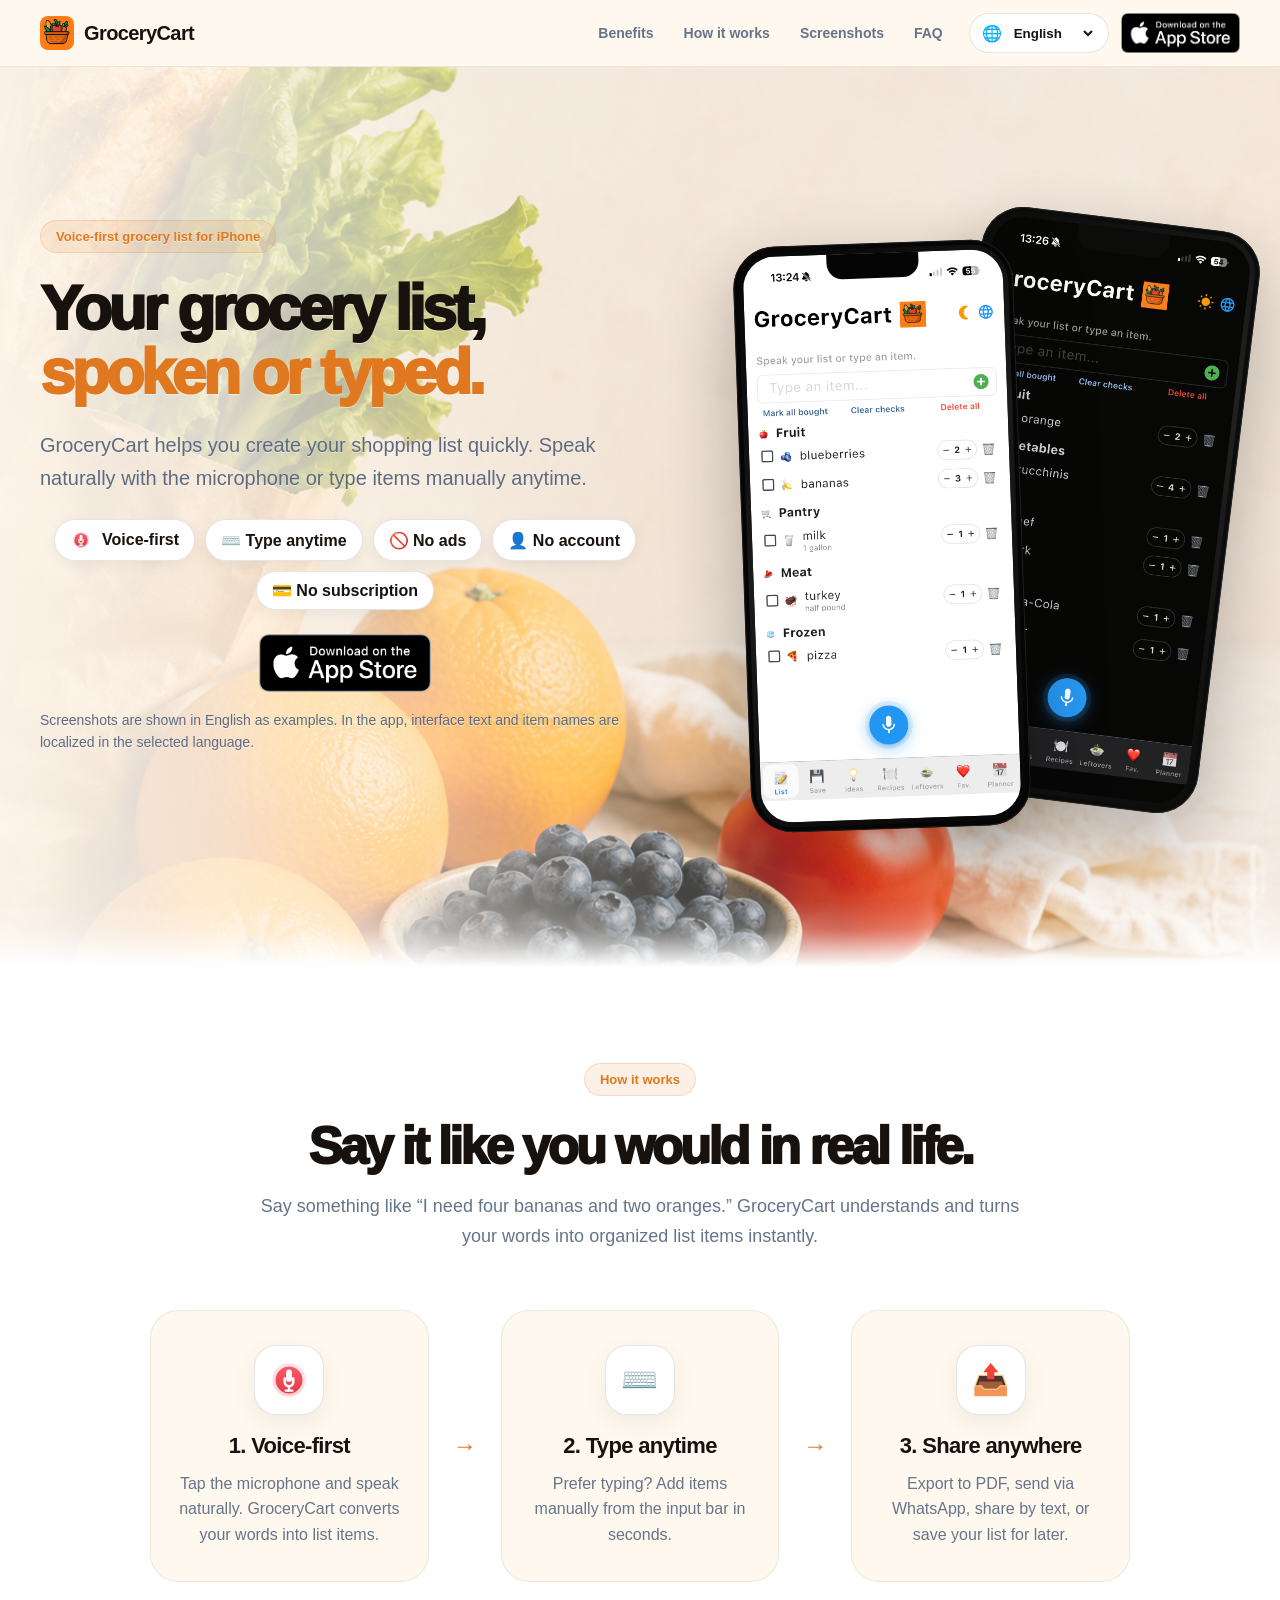
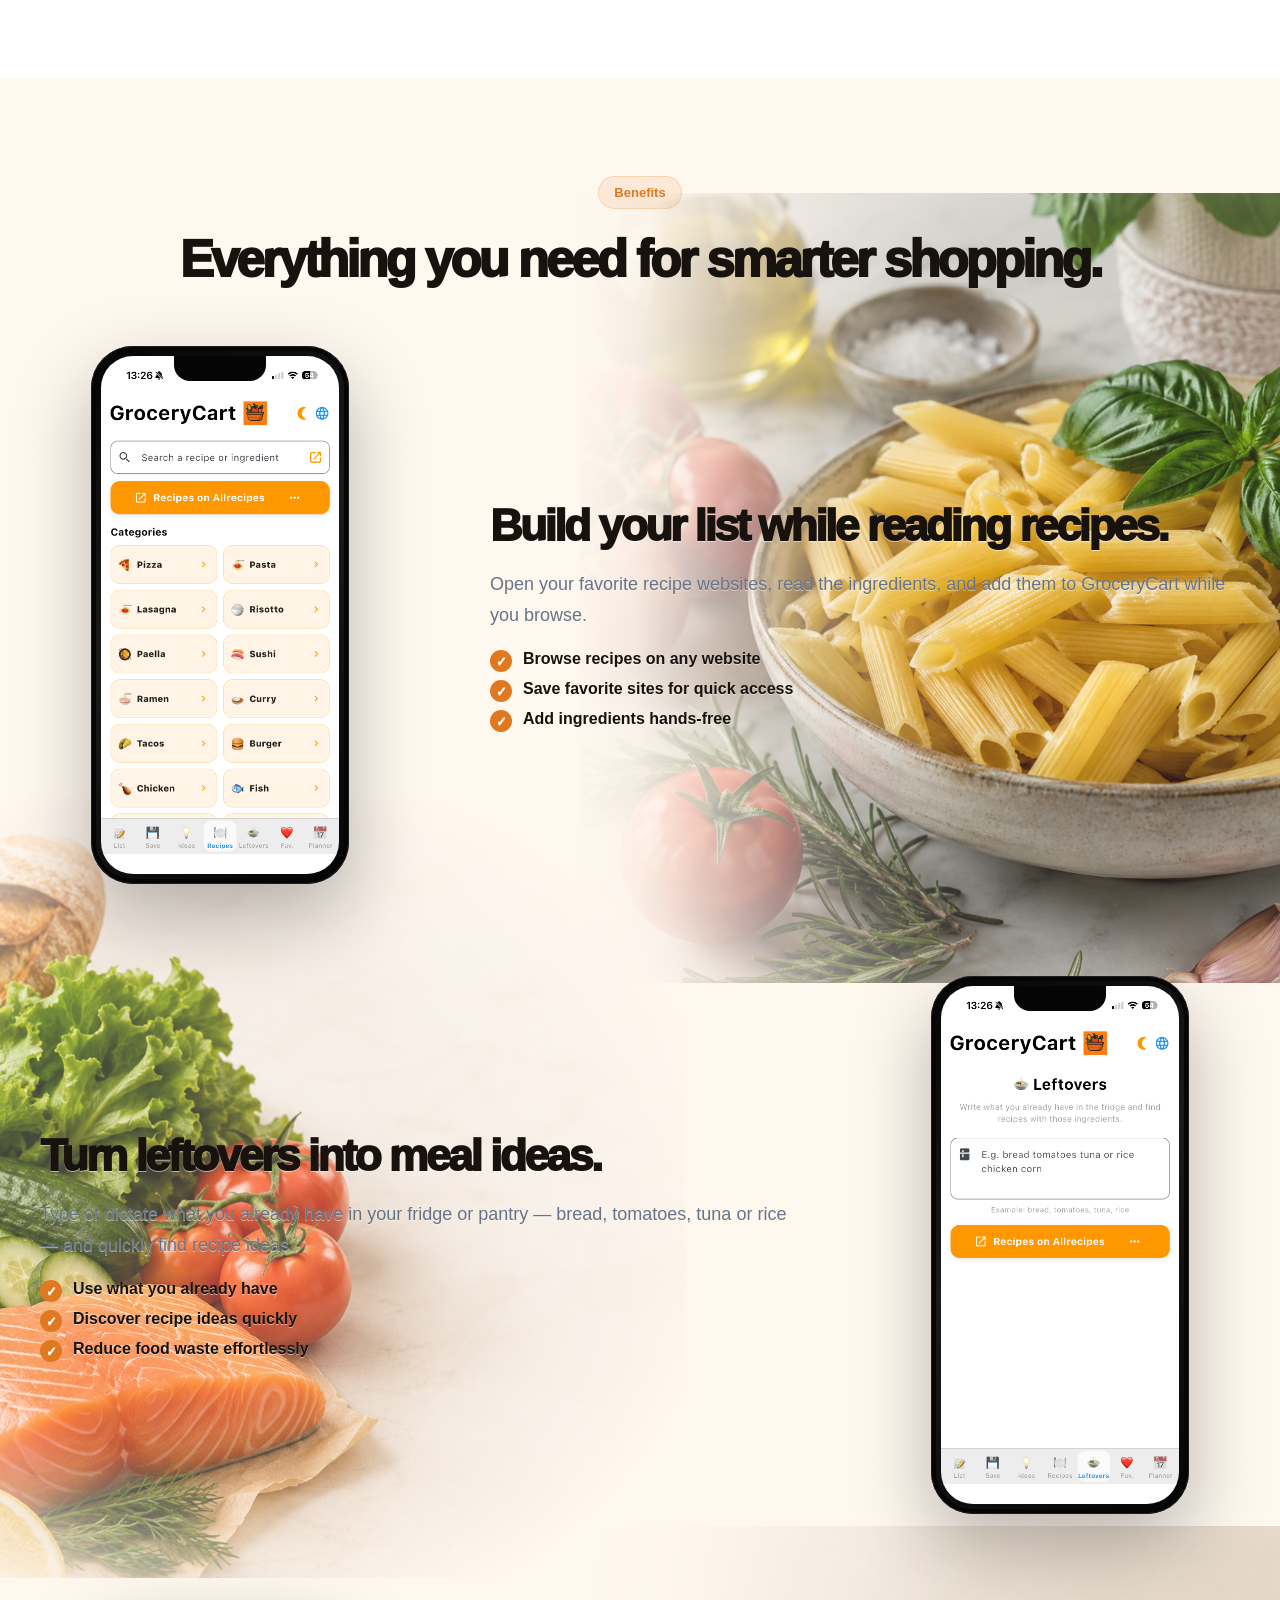
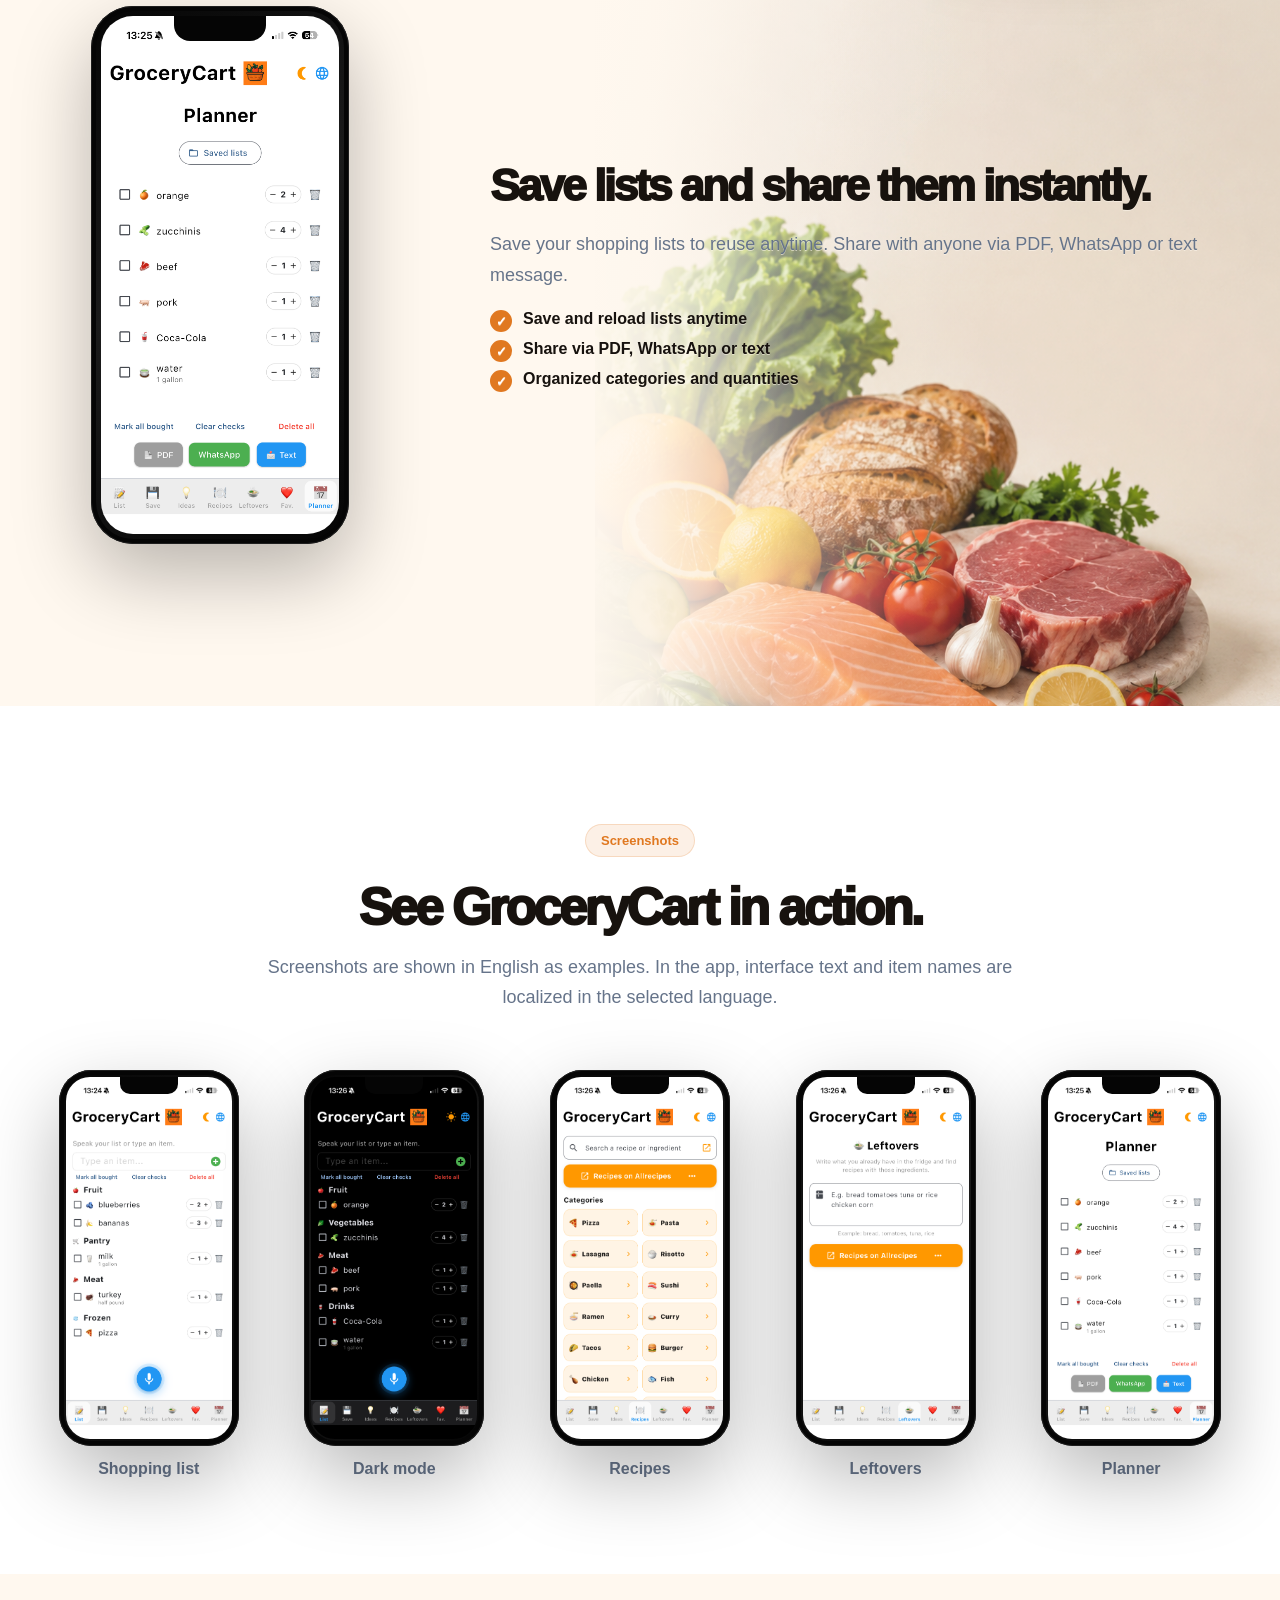
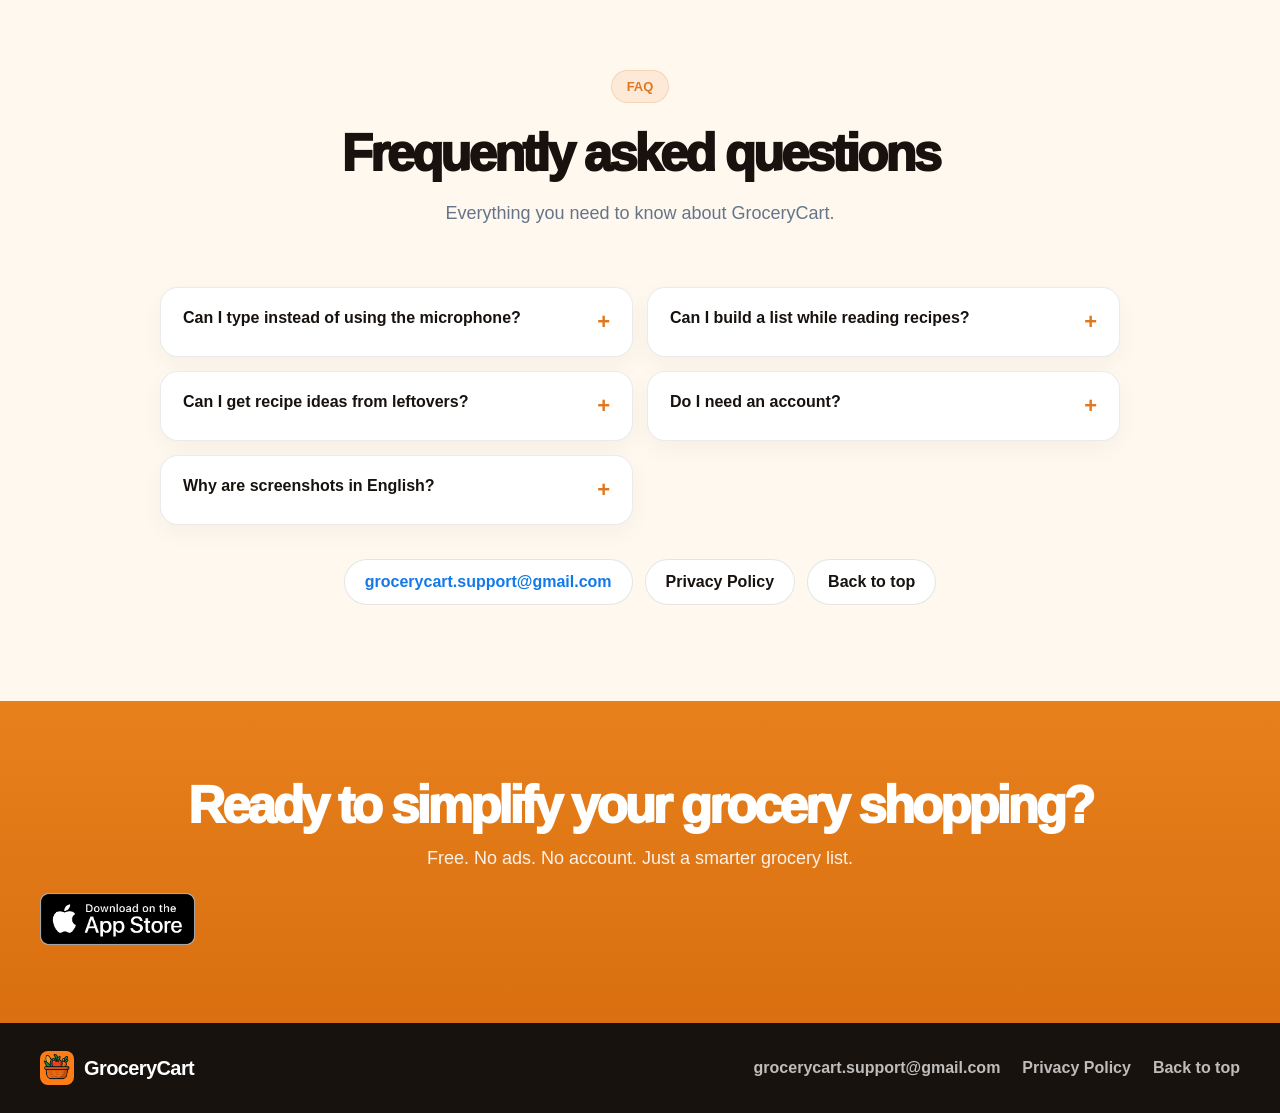
<file: index.html>
<!DOCTYPE html>
<html lang="en">
<head>
  <meta charset="UTF-8" />
  <meta name="viewport" content="width=device-width, initial-scale=1.0" />
  <title>GroceryCart – Voice-first grocery list for iPhone</title>
  <meta name="description" content="GroceryCart helps you create grocery lists with voice input, typing, recipes, leftovers and planner tools." />
  <link rel="stylesheet" href="styles.css" />
</head>
<body>
<header class="site-header" id="top">
  <div class="wrap nav">
    <a class="brand" href="index.html">
      <img src="logo-grocerycart.png" alt="" />
      <span>GroceryCart</span>
    </a>
    <nav class="nav-links" aria-label="Navigation">
      <a href="#features">Benefits</a>
      <a href="#how">How it works</a>
      <a href="#screenshots">Screenshots</a>
      <a href="#faq">FAQ</a>
    </nav>
    <div class="nav-actions">
      <label class="language">
        <span>🌐</span>
        <select onchange="if(this.value) window.location.href=this.value" aria-label="Language">
          <option value="index.html" selected>English</option>
<option value="it.html">Italiano</option>
<option value="fr.html">Français</option>
<option value="es.html">Español</option>
<option value="pt.html">Português</option>
<option value="de.html">Deutsch</option>
        </select>
      </label>
      <a class="store-badge store-badge--nav" href="https://apps.apple.com/us/app/grocery-cart-list/id6748470600" target="_blank" rel="noopener" aria-label="Download Grocery Cart List on the App Store">
        <img src="app-store-badge.png" alt="Download on the App Store" />
      </a>
    </div>
  </div>
</header>

<main>
  <section class="hero">
    <div class="food-layer food-layer--hero"></div>
    <div class="wrap hero-grid">
      <div class="hero-copy">
        <p class="tag">Voice-first grocery list for iPhone</p>
        <h1>Your grocery list, <span>spoken or typed.</span></h1>
        <p class="lead">GroceryCart helps you create your shopping list quickly. Speak naturally with the microphone or type items manually anytime.</p>
        <div class="pills">
          <span><img class="mic-icon mic-icon--pill" src="mic-red.svg" alt="" />Voice-first</span>
          <span>⌨️ Type anytime</span>
          <span>🚫 No ads</span>
          <span>👤 No account</span>
          <span>💳 No subscription</span>
        </div>
        <a class="store-badge store-badge--hero" href="https://apps.apple.com/us/app/grocery-cart-list/id6748470600" target="_blank" rel="noopener" aria-label="Download Grocery Cart List on the App Store">
        <img src="app-store-badge.png" alt="Download on the App Store" />
      </a>
        <p class="note">Screenshots are shown in English as examples. In the app, interface text and item names are localized in the selected language.</p>
      </div>
      <div class="hero-phones">
        <div class="iphone iphone--back">
          <div class="screen"><img src="screen-list-dark.png" alt="GroceryCart dark mode" /></div>
        </div>
        <div class="iphone iphone--front">
          <div class="screen"><img src="screen-list-light.png" alt="GroceryCart list" /></div>
        </div>
      </div>
    </div>
  </section>

  <section class="how" id="how">
    <div class="wrap narrow">
      <header class="section-head">
        <p class="tag tag--center">How it works</p>
        <h2>Say it like you would in real life.</h2>
        <p>Say something like “I need four bananas and two oranges.” GroceryCart understands and turns your words into organized list items instantly.</p>
      </header>
      <div class="steps">
        <article class="step">
          <div class="step-icon mic"><img class="mic-icon mic-icon--step" src="mic-red.svg" alt="" /></div>
          <h3>1. Voice-first</h3>
          <p>Tap the microphone and speak naturally. GroceryCart converts your words into list items.</p>
        </article>
        <span class="arrow">→</span>
        <article class="step">
          <div class="step-icon">⌨️</div>
          <h3>2. Type anytime</h3>
          <p>Prefer typing? Add items manually from the input bar in seconds.</p>
        </article>
        <span class="arrow">→</span>
        <article class="step">
          <div class="step-icon">📤</div>
          <h3>3. Share anywhere</h3>
          <p>Export to PDF, send via WhatsApp, share by text, or save your list for later.</p>
        </article>
      </div>
    </div>
  </section>

  <section class="features" id="features">
    <div class="food-layer food-layer--recipes"></div>
    <div class="food-layer food-layer--leftovers"></div>
    <div class="food-layer food-layer--planner"></div>
    <div class="wrap">
      <header class="section-head">
        <p class="tag tag--center">Benefits</p>
        <h2>Everything you need for smarter shopping.</h2>
      </header>

      <article class="feature">
        <div class="phone-side">
          <div class="iphone"><div class="screen"><img src="screen-recipes.png" alt="Recipes" /></div></div>
        </div>
        <div class="copy-side">
          <h3>Build your list while reading recipes.</h3>
          <p>Open your favorite recipe websites, read the ingredients, and add them to GroceryCart while you browse.</p>
          <ul>
            <li>Browse recipes on any website</li>
            <li>Save favorite sites for quick access</li>
            <li>Add ingredients hands-free</li>
          </ul>
        </div>
      </article>

      <article class="feature feature--reverse">
        <div class="copy-side">
          <h3>Turn leftovers into meal ideas.</h3>
          <p>Type or dictate what you already have in your fridge or pantry — bread, tomatoes, tuna or rice — and quickly find recipe ideas.</p>
          <ul>
            <li>Use what you already have</li>
            <li>Discover recipe ideas quickly</li>
            <li>Reduce food waste effortlessly</li>
          </ul>
        </div>
        <div class="phone-side">
          <div class="iphone"><div class="screen"><img src="screen-leftovers.png" alt="Leftovers" /></div></div>
        </div>
      </article>

      <article class="feature">
        <div class="phone-side">
          <div class="iphone"><div class="screen"><img src="screen-planner.png" alt="Planner" /></div></div>
        </div>
        <div class="copy-side">
          <h3>Save lists and share them instantly.</h3>
          <p>Save your shopping lists to reuse anytime. Share with anyone via PDF, WhatsApp or text message.</p>
          <ul>
            <li>Save and reload lists anytime</li>
            <li>Share via PDF, WhatsApp or text</li>
            <li>Organized categories and quantities</li>
          </ul>
        </div>
      </article>
    </div>
  </section>

  <section class="screenshots" id="screenshots">
    <div class="wrap">
      <header class="section-head">
        <p class="tag tag--center">Screenshots</p>
        <h2>See GroceryCart in action.</h2>
        <p>Screenshots are shown in English as examples. In the app, interface text and item names are localized in the selected language.</p>
      </header>
      <div class="gallery">
        <figure><div class="iphone iphone--small"><div class="screen"><img src="screen-list-light.png" alt="" /></div></div><figcaption>Shopping list</figcaption></figure>
        <figure><div class="iphone iphone--small"><div class="screen"><img src="screen-list-dark.png" alt="" /></div></div><figcaption>Dark mode</figcaption></figure>
        <figure><div class="iphone iphone--small"><div class="screen"><img src="screen-recipes.png" alt="" /></div></div><figcaption>Recipes</figcaption></figure>
        <figure><div class="iphone iphone--small"><div class="screen"><img src="screen-leftovers.png" alt="" /></div></div><figcaption>Leftovers</figcaption></figure>
        <figure><div class="iphone iphone--small"><div class="screen"><img src="screen-planner.png" alt="" /></div></div><figcaption>Planner</figcaption></figure>
      </div>
    </div>
  </section>

  <section class="faq" id="faq">
    <div class="wrap faq-wrap">
      <header class="section-head">
        <p class="tag tag--center">FAQ</p>
        <h2>Frequently asked questions</h2>
        <p>Everything you need to know about GroceryCart.</p>
      </header>
      <div class="faq-list">
        <details><summary>Can I type instead of using the microphone?<span>+</span></summary><p>Yes. GroceryCart is voice-first, but you can also type manually whenever you prefer.</p></details>
        <details><summary>Can I build a list while reading recipes?<span>+</span></summary><p>Yes. You can browse recipe websites and add ingredients to your list while you read.</p></details>
        <details><summary>Can I get recipe ideas from leftovers?<span>+</span></summary><p>Yes. Enter what you already have and GroceryCart helps you find recipe ideas.</p></details>
        <details><summary>Do I need an account?<span>+</span></summary><p>No. GroceryCart does not require an account for the main features.</p></details>
        <details><summary>Why are screenshots in English?<span>+</span></summary><p>They are examples. The app localizes interface text and item names in the selected language.</p></details>
      </div>
      <div class="support">
        <a href="mailto:grocerycart.support@gmail.com">grocerycart.support@gmail.com</a>
        <a href="privacy.html">Privacy Policy</a>
        <a href="#top">Back to top</a>
      </div>
    </div>
  </section>

  <section class="final-cta">
    <div class="food-layer food-layer--final"></div>
    <div class="wrap">
      <h2>Ready to simplify your grocery shopping?</h2>
      <p>Free. No ads. No account. Just a smarter grocery list.</p>
      <a class="store-badge store-badge--final" href="https://apps.apple.com/us/app/grocery-cart-list/id6748470600" target="_blank" rel="noopener" aria-label="Download Grocery Cart List on the App Store">
        <img src="app-store-badge.png" alt="Download on the App Store" />
      </a>
    </div>
  </section>
</main>

<footer class="footer">
  <div class="wrap footer-inner">
    <a class="footer-brand" href="#top"><img src="logo-grocerycart.png" alt="" /><span>GroceryCart</span></a>
    <div class="footer-links">
      <span>grocerycart.support@gmail.com</span>
      <a href="privacy.html">Privacy Policy</a>
      <a href="#top">Back to top</a>
    </div>
  </div>
</footer>
</body>
</html>
</file>
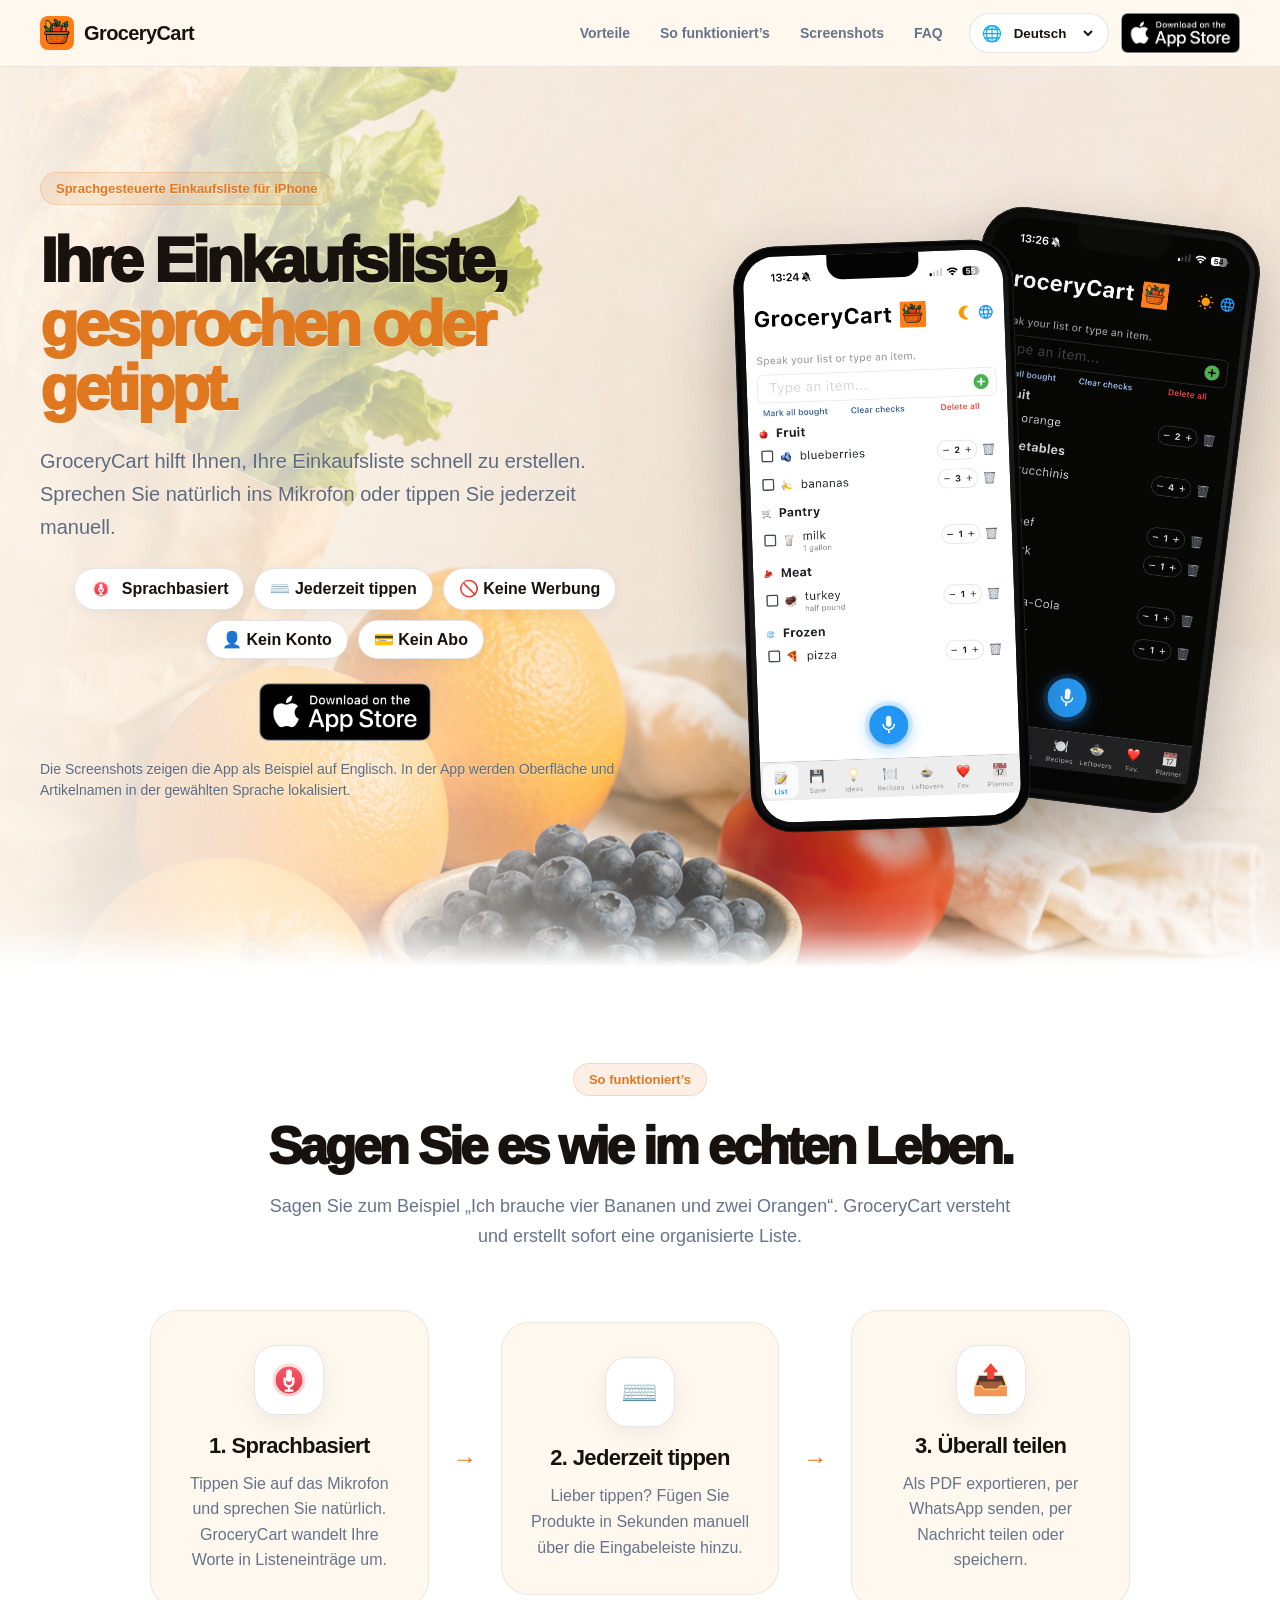
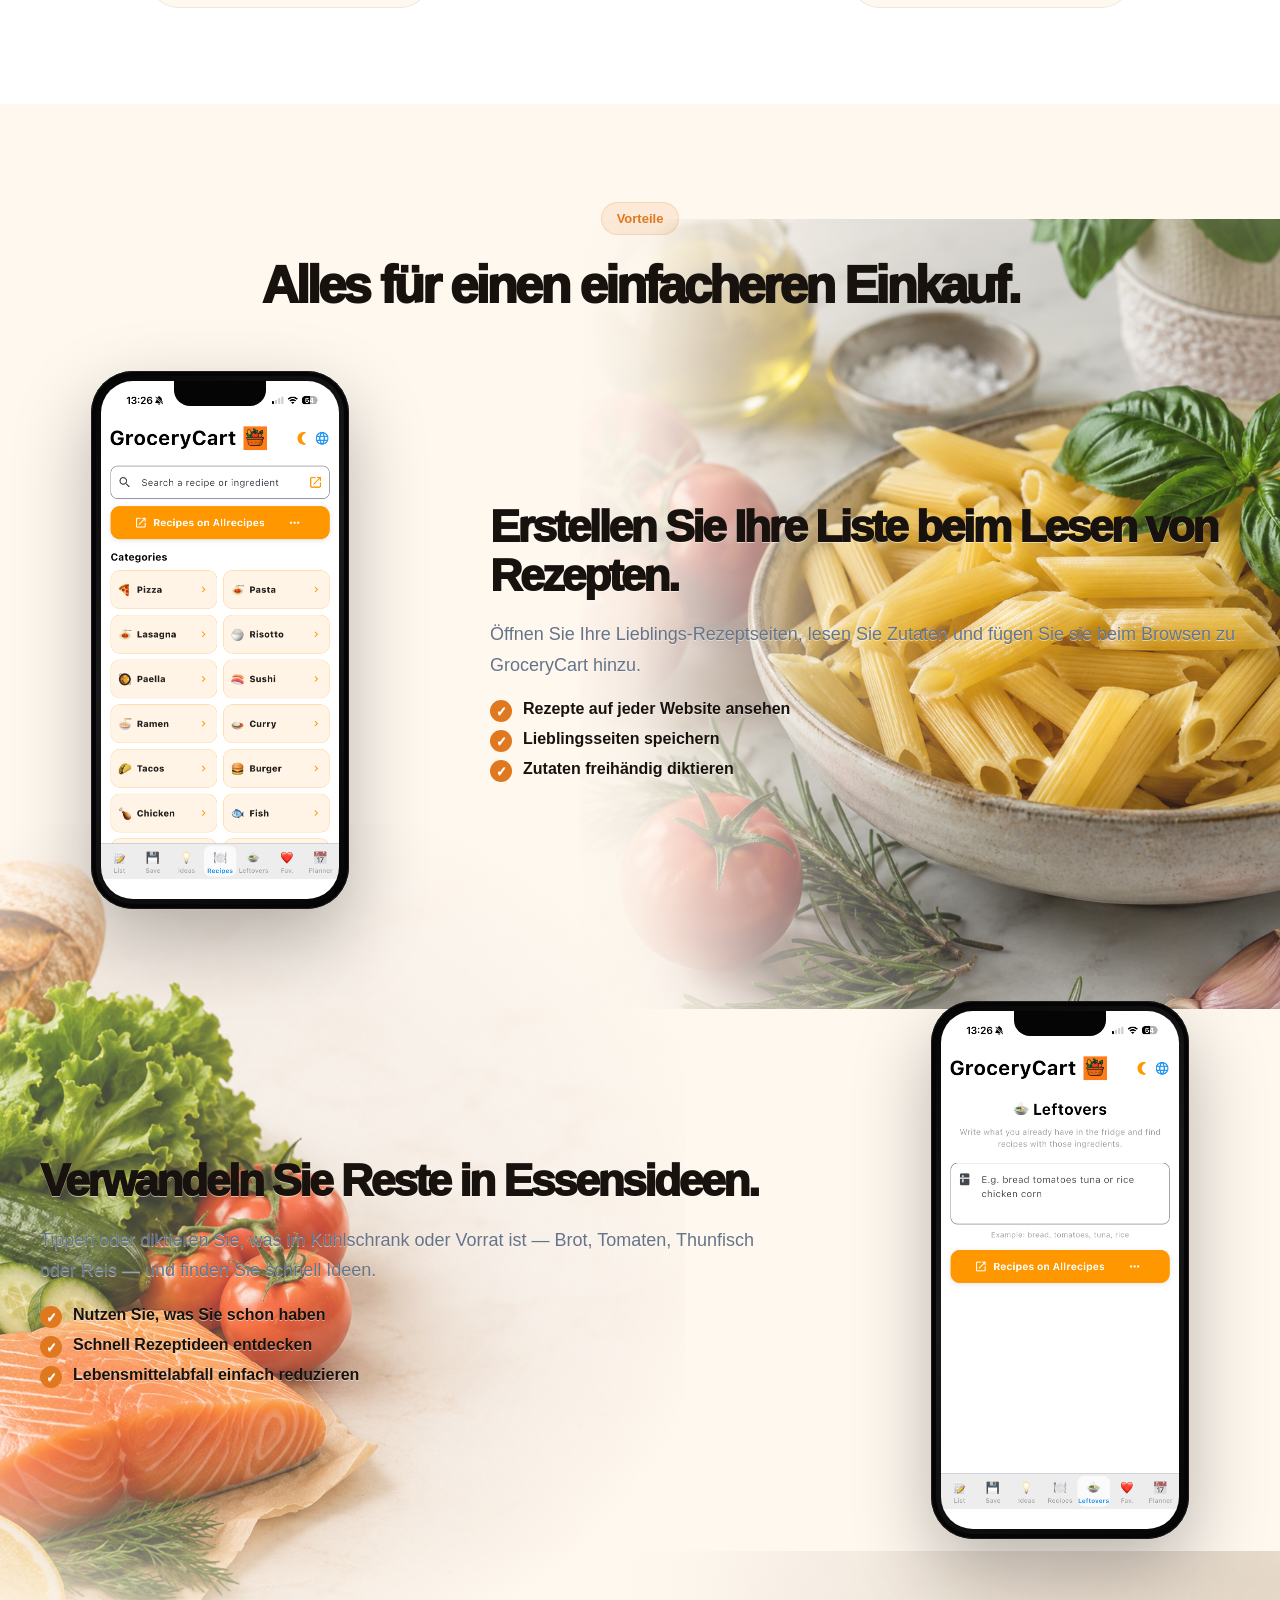
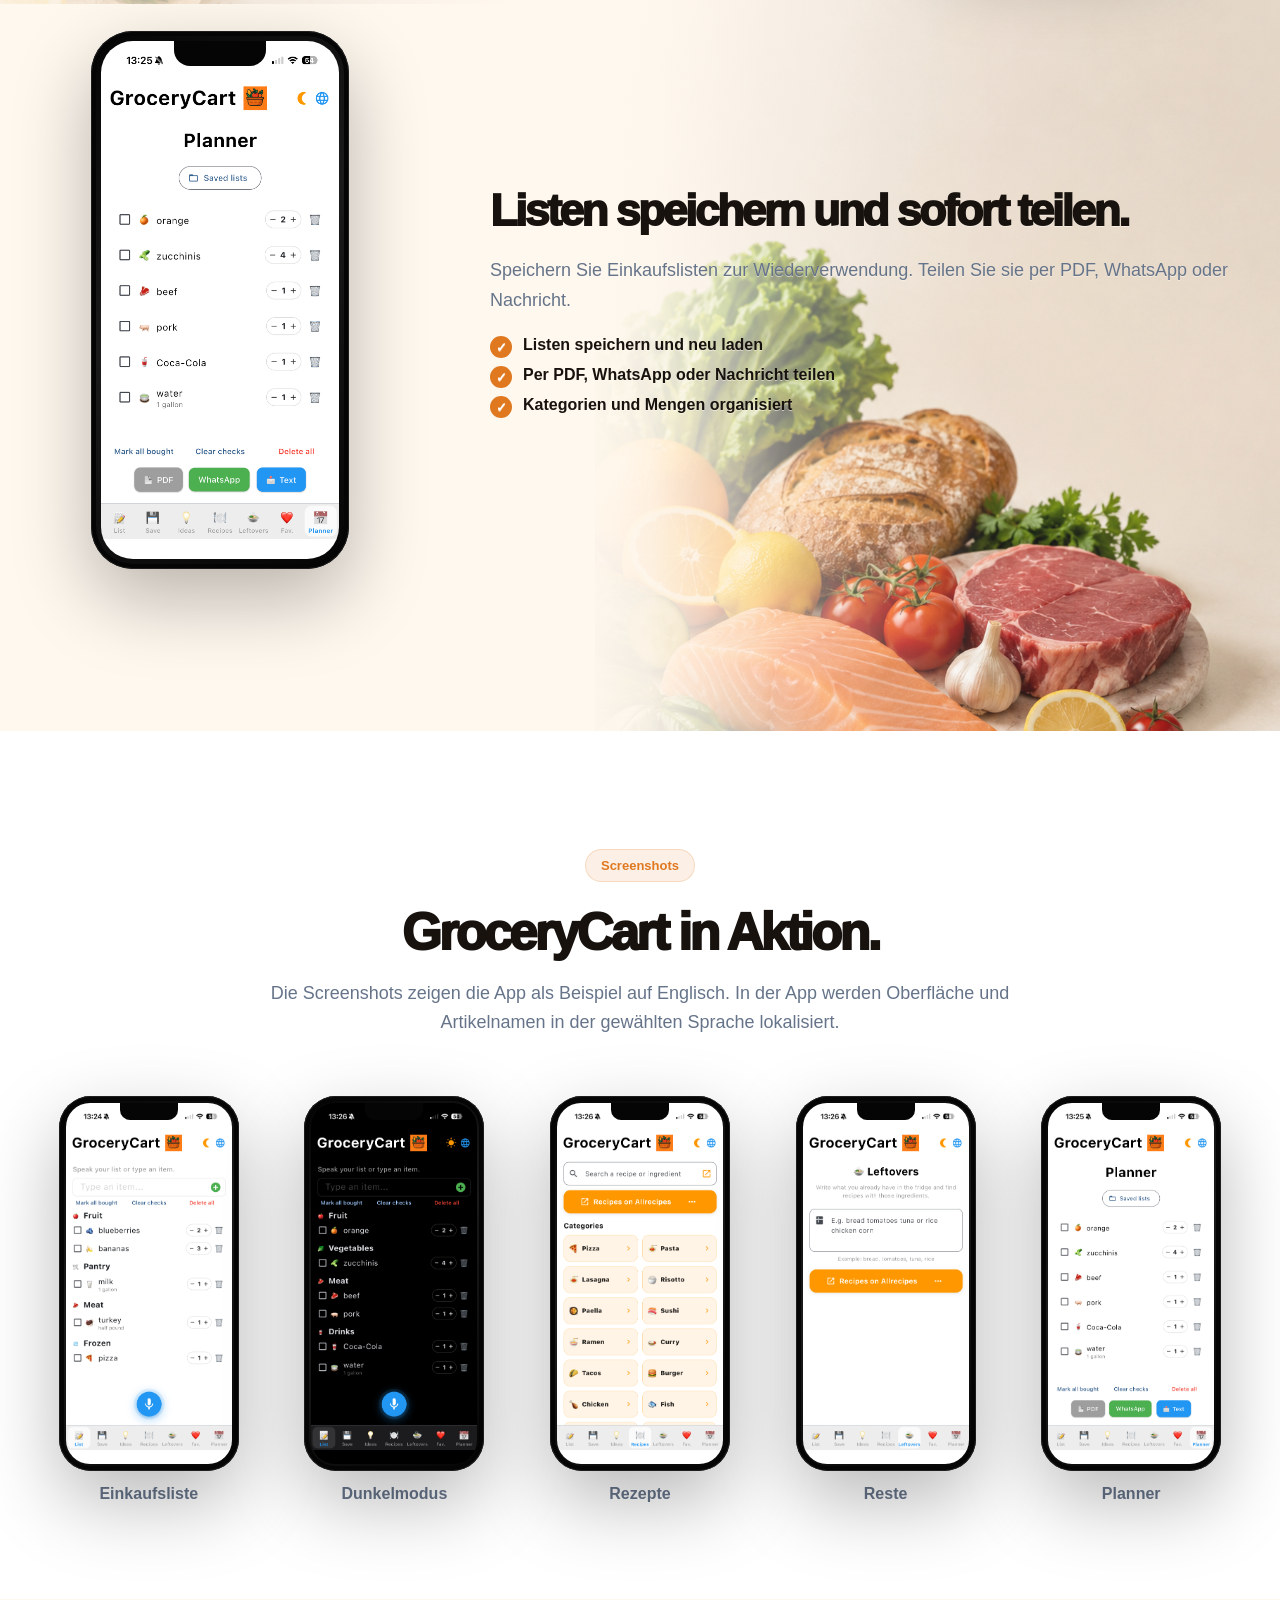
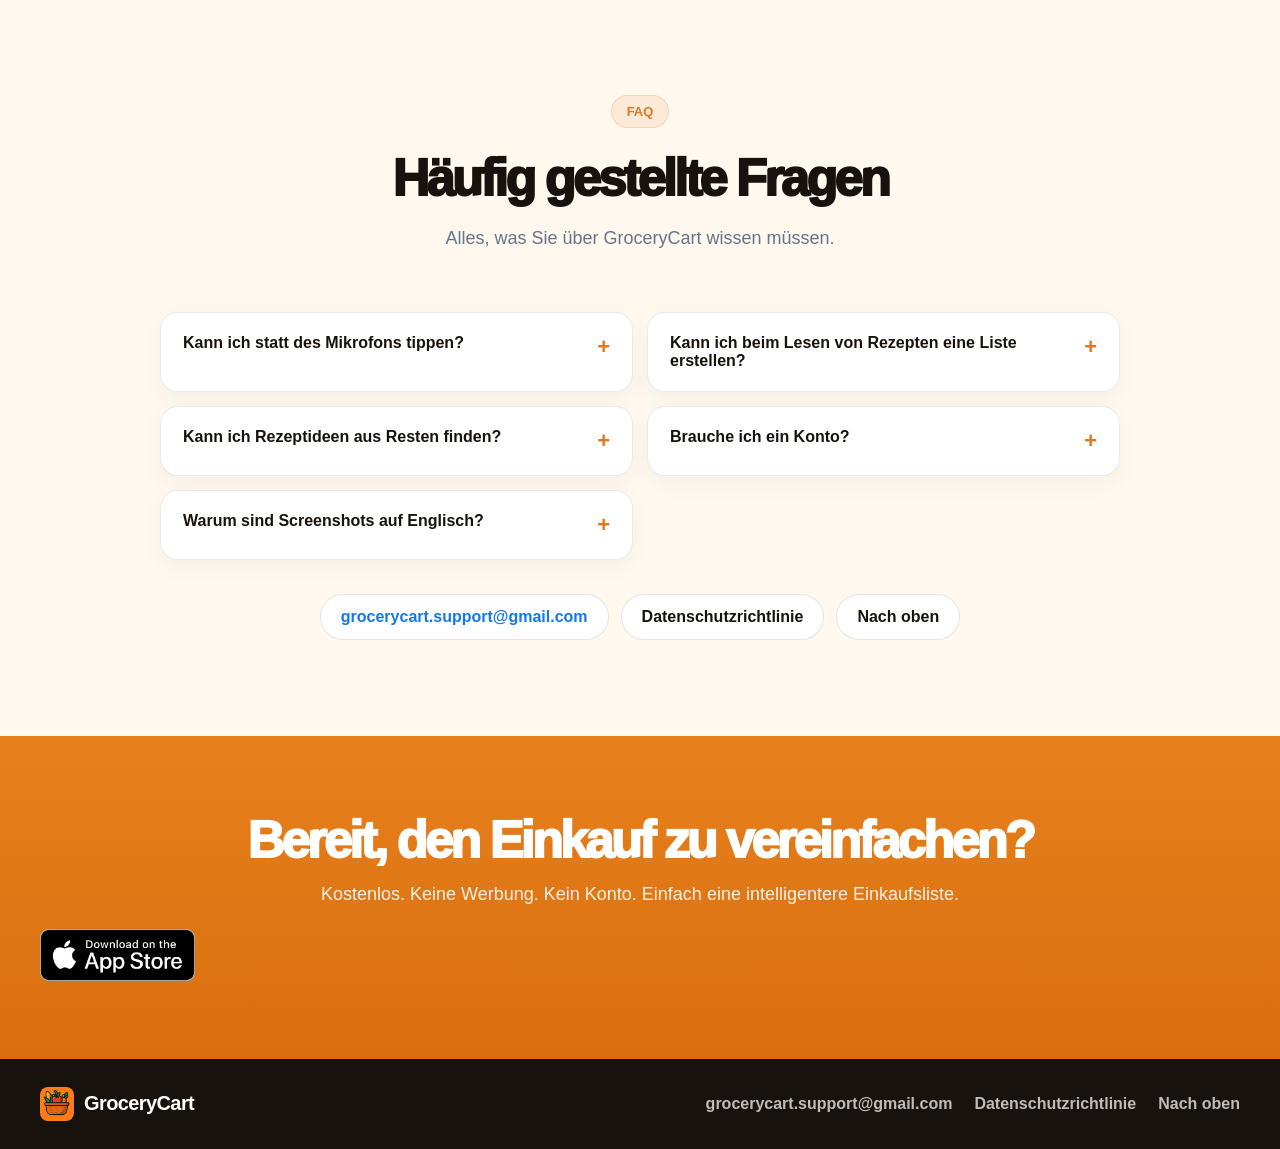
<file: de.html>
<!DOCTYPE html>
<html lang="de">
<head>
  <meta charset="UTF-8" />
  <meta name="viewport" content="width=device-width, initial-scale=1.0" />
  <title>GroceryCart – Sprachgesteuerte Einkaufsliste für iPhone</title>
  <meta name="description" content="GroceryCart hilft beim Erstellen von Einkaufslisten mit Sprache, Tastatur, Rezepten, Resten und Planner." />
  <link rel="stylesheet" href="styles.css" />
</head>
<body>
<header class="site-header" id="top">
  <div class="wrap nav">
    <a class="brand" href="de.html">
      <img src="logo-grocerycart.png" alt="" />
      <span>GroceryCart</span>
    </a>
    <nav class="nav-links" aria-label="Navigation">
      <a href="#features">Vorteile</a>
      <a href="#how">So funktioniert’s</a>
      <a href="#screenshots">Screenshots</a>
      <a href="#faq">FAQ</a>
    </nav>
    <div class="nav-actions">
      <label class="language">
        <span>🌐</span>
        <select onchange="if(this.value) window.location.href=this.value" aria-label="Language">
          <option value="index.html">English</option>
<option value="it.html">Italiano</option>
<option value="fr.html">Français</option>
<option value="es.html">Español</option>
<option value="pt.html">Português</option>
<option value="de.html" selected>Deutsch</option>
        </select>
      </label>
      <a class="store-badge store-badge--nav" href="https://apps.apple.com/us/app/grocery-cart-list/id6748470600" target="_blank" rel="noopener" aria-label="Download Grocery Cart List on the App Store">
        <img src="app-store-badge.png" alt="Download on the App Store" />
      </a>
    </div>
  </div>
</header>

<main>
  <section class="hero">
    <div class="food-layer food-layer--hero"></div>
    <div class="wrap hero-grid">
      <div class="hero-copy">
        <p class="tag">Sprachgesteuerte Einkaufsliste für iPhone</p>
        <h1>Ihre Einkaufsliste, <span>gesprochen oder getippt.</span></h1>
        <p class="lead">GroceryCart hilft Ihnen, Ihre Einkaufsliste schnell zu erstellen. Sprechen Sie natürlich ins Mikrofon oder tippen Sie jederzeit manuell.</p>
        <div class="pills">
          <span><img class="mic-icon mic-icon--pill" src="mic-red.svg" alt="" />Sprachbasiert</span>
          <span>⌨️ Jederzeit tippen</span>
          <span>🚫 Keine Werbung</span>
          <span>👤 Kein Konto</span>
          <span>💳 Kein Abo</span>
        </div>
        <a class="store-badge store-badge--hero" href="https://apps.apple.com/us/app/grocery-cart-list/id6748470600" target="_blank" rel="noopener" aria-label="Download Grocery Cart List on the App Store">
        <img src="app-store-badge.png" alt="Download on the App Store" />
      </a>
        <p class="note">Die Screenshots zeigen die App als Beispiel auf Englisch. In der App werden Oberfläche und Artikelnamen in der gewählten Sprache lokalisiert.</p>
      </div>
      <div class="hero-phones">
        <div class="iphone iphone--back">
          <div class="screen"><img src="screen-list-dark.png" alt="GroceryCart dark mode" /></div>
        </div>
        <div class="iphone iphone--front">
          <div class="screen"><img src="screen-list-light.png" alt="GroceryCart list" /></div>
        </div>
      </div>
    </div>
  </section>

  <section class="how" id="how">
    <div class="wrap narrow">
      <header class="section-head">
        <p class="tag tag--center">So funktioniert’s</p>
        <h2>Sagen Sie es wie im echten Leben.</h2>
        <p>Sagen Sie zum Beispiel „Ich brauche vier Bananen und zwei Orangen“. GroceryCart versteht und erstellt sofort eine organisierte Liste.</p>
      </header>
      <div class="steps">
        <article class="step">
          <div class="step-icon mic"><img class="mic-icon mic-icon--step" src="mic-red.svg" alt="" /></div>
          <h3>1. Sprachbasiert</h3>
          <p>Tippen Sie auf das Mikrofon und sprechen Sie natürlich. GroceryCart wandelt Ihre Worte in Listeneinträge um.</p>
        </article>
        <span class="arrow">→</span>
        <article class="step">
          <div class="step-icon">⌨️</div>
          <h3>2. Jederzeit tippen</h3>
          <p>Lieber tippen? Fügen Sie Produkte in Sekunden manuell über die Eingabeleiste hinzu.</p>
        </article>
        <span class="arrow">→</span>
        <article class="step">
          <div class="step-icon">📤</div>
          <h3>3. Überall teilen</h3>
          <p>Als PDF exportieren, per WhatsApp senden, per Nachricht teilen oder speichern.</p>
        </article>
      </div>
    </div>
  </section>

  <section class="features" id="features">
    <div class="food-layer food-layer--recipes"></div>
    <div class="food-layer food-layer--leftovers"></div>
    <div class="food-layer food-layer--planner"></div>
    <div class="wrap">
      <header class="section-head">
        <p class="tag tag--center">Vorteile</p>
        <h2>Alles für einen einfacheren Einkauf.</h2>
      </header>

      <article class="feature">
        <div class="phone-side">
          <div class="iphone"><div class="screen"><img src="screen-recipes.png" alt="Recipes" /></div></div>
        </div>
        <div class="copy-side">
          <h3>Erstellen Sie Ihre Liste beim Lesen von Rezepten.</h3>
          <p>Öffnen Sie Ihre Lieblings-Rezeptseiten, lesen Sie Zutaten und fügen Sie sie beim Browsen zu GroceryCart hinzu.</p>
          <ul>
            <li>Rezepte auf jeder Website ansehen</li>
            <li>Lieblingsseiten speichern</li>
            <li>Zutaten freihändig diktieren</li>
          </ul>
        </div>
      </article>

      <article class="feature feature--reverse">
        <div class="copy-side">
          <h3>Verwandeln Sie Reste in Essensideen.</h3>
          <p>Tippen oder diktieren Sie, was im Kühlschrank oder Vorrat ist — Brot, Tomaten, Thunfisch oder Reis — und finden Sie schnell Ideen.</p>
          <ul>
            <li>Nutzen Sie, was Sie schon haben</li>
            <li>Schnell Rezeptideen entdecken</li>
            <li>Lebensmittelabfall einfach reduzieren</li>
          </ul>
        </div>
        <div class="phone-side">
          <div class="iphone"><div class="screen"><img src="screen-leftovers.png" alt="Leftovers" /></div></div>
        </div>
      </article>

      <article class="feature">
        <div class="phone-side">
          <div class="iphone"><div class="screen"><img src="screen-planner.png" alt="Planner" /></div></div>
        </div>
        <div class="copy-side">
          <h3>Listen speichern und sofort teilen.</h3>
          <p>Speichern Sie Einkaufslisten zur Wiederverwendung. Teilen Sie sie per PDF, WhatsApp oder Nachricht.</p>
          <ul>
            <li>Listen speichern und neu laden</li>
            <li>Per PDF, WhatsApp oder Nachricht teilen</li>
            <li>Kategorien und Mengen organisiert</li>
          </ul>
        </div>
      </article>
    </div>
  </section>

  <section class="screenshots" id="screenshots">
    <div class="wrap">
      <header class="section-head">
        <p class="tag tag--center">Screenshots</p>
        <h2>GroceryCart in Aktion.</h2>
        <p>Die Screenshots zeigen die App als Beispiel auf Englisch. In der App werden Oberfläche und Artikelnamen in der gewählten Sprache lokalisiert.</p>
      </header>
      <div class="gallery">
        <figure><div class="iphone iphone--small"><div class="screen"><img src="screen-list-light.png" alt="" /></div></div><figcaption>Einkaufsliste</figcaption></figure>
        <figure><div class="iphone iphone--small"><div class="screen"><img src="screen-list-dark.png" alt="" /></div></div><figcaption>Dunkelmodus</figcaption></figure>
        <figure><div class="iphone iphone--small"><div class="screen"><img src="screen-recipes.png" alt="" /></div></div><figcaption>Rezepte</figcaption></figure>
        <figure><div class="iphone iphone--small"><div class="screen"><img src="screen-leftovers.png" alt="" /></div></div><figcaption>Reste</figcaption></figure>
        <figure><div class="iphone iphone--small"><div class="screen"><img src="screen-planner.png" alt="" /></div></div><figcaption>Planner</figcaption></figure>
      </div>
    </div>
  </section>

  <section class="faq" id="faq">
    <div class="wrap faq-wrap">
      <header class="section-head">
        <p class="tag tag--center">FAQ</p>
        <h2>Häufig gestellte Fragen</h2>
        <p>Alles, was Sie über GroceryCart wissen müssen.</p>
      </header>
      <div class="faq-list">
        <details><summary>Kann ich statt des Mikrofons tippen?<span>+</span></summary><p>Ja. GroceryCart ist sprachorientiert, aber Sie können auch manuell tippen.</p></details>
        <details><summary>Kann ich beim Lesen von Rezepten eine Liste erstellen?<span>+</span></summary><p>Ja. Sie können Rezeptseiten ansehen und Zutaten zur Liste hinzufügen.</p></details>
        <details><summary>Kann ich Rezeptideen aus Resten finden?<span>+</span></summary><p>Ja. Geben Sie ein, was Sie schon haben, und GroceryCart hilft bei Rezeptideen.</p></details>
        <details><summary>Brauche ich ein Konto?<span>+</span></summary><p>Nein. GroceryCart benötigt für die Hauptfunktionen kein Konto.</p></details>
        <details><summary>Warum sind Screenshots auf Englisch?<span>+</span></summary><p>Sie sind Beispiele. In der App werden Oberfläche und Artikelnamen lokalisiert.</p></details>
      </div>
      <div class="support">
        <a href="mailto:grocerycart.support@gmail.com">grocerycart.support@gmail.com</a>
        <a href="privacy.html">Datenschutzrichtlinie</a>
        <a href="#top">Nach oben</a>
      </div>
    </div>
  </section>

  <section class="final-cta">
    <div class="food-layer food-layer--final"></div>
    <div class="wrap">
      <h2>Bereit, den Einkauf zu vereinfachen?</h2>
      <p>Kostenlos. Keine Werbung. Kein Konto. Einfach eine intelligentere Einkaufsliste.</p>
      <a class="store-badge store-badge--final" href="https://apps.apple.com/us/app/grocery-cart-list/id6748470600" target="_blank" rel="noopener" aria-label="Download Grocery Cart List on the App Store">
        <img src="app-store-badge.png" alt="Download on the App Store" />
      </a>
    </div>
  </section>
</main>

<footer class="footer">
  <div class="wrap footer-inner">
    <a class="footer-brand" href="#top"><img src="logo-grocerycart.png" alt="" /><span>GroceryCart</span></a>
    <div class="footer-links">
      <span>grocerycart.support@gmail.com</span>
      <a href="privacy.html">Datenschutzrichtlinie</a>
      <a href="#top">Nach oben</a>
    </div>
  </div>
</footer>
</body>
</html>
</file>
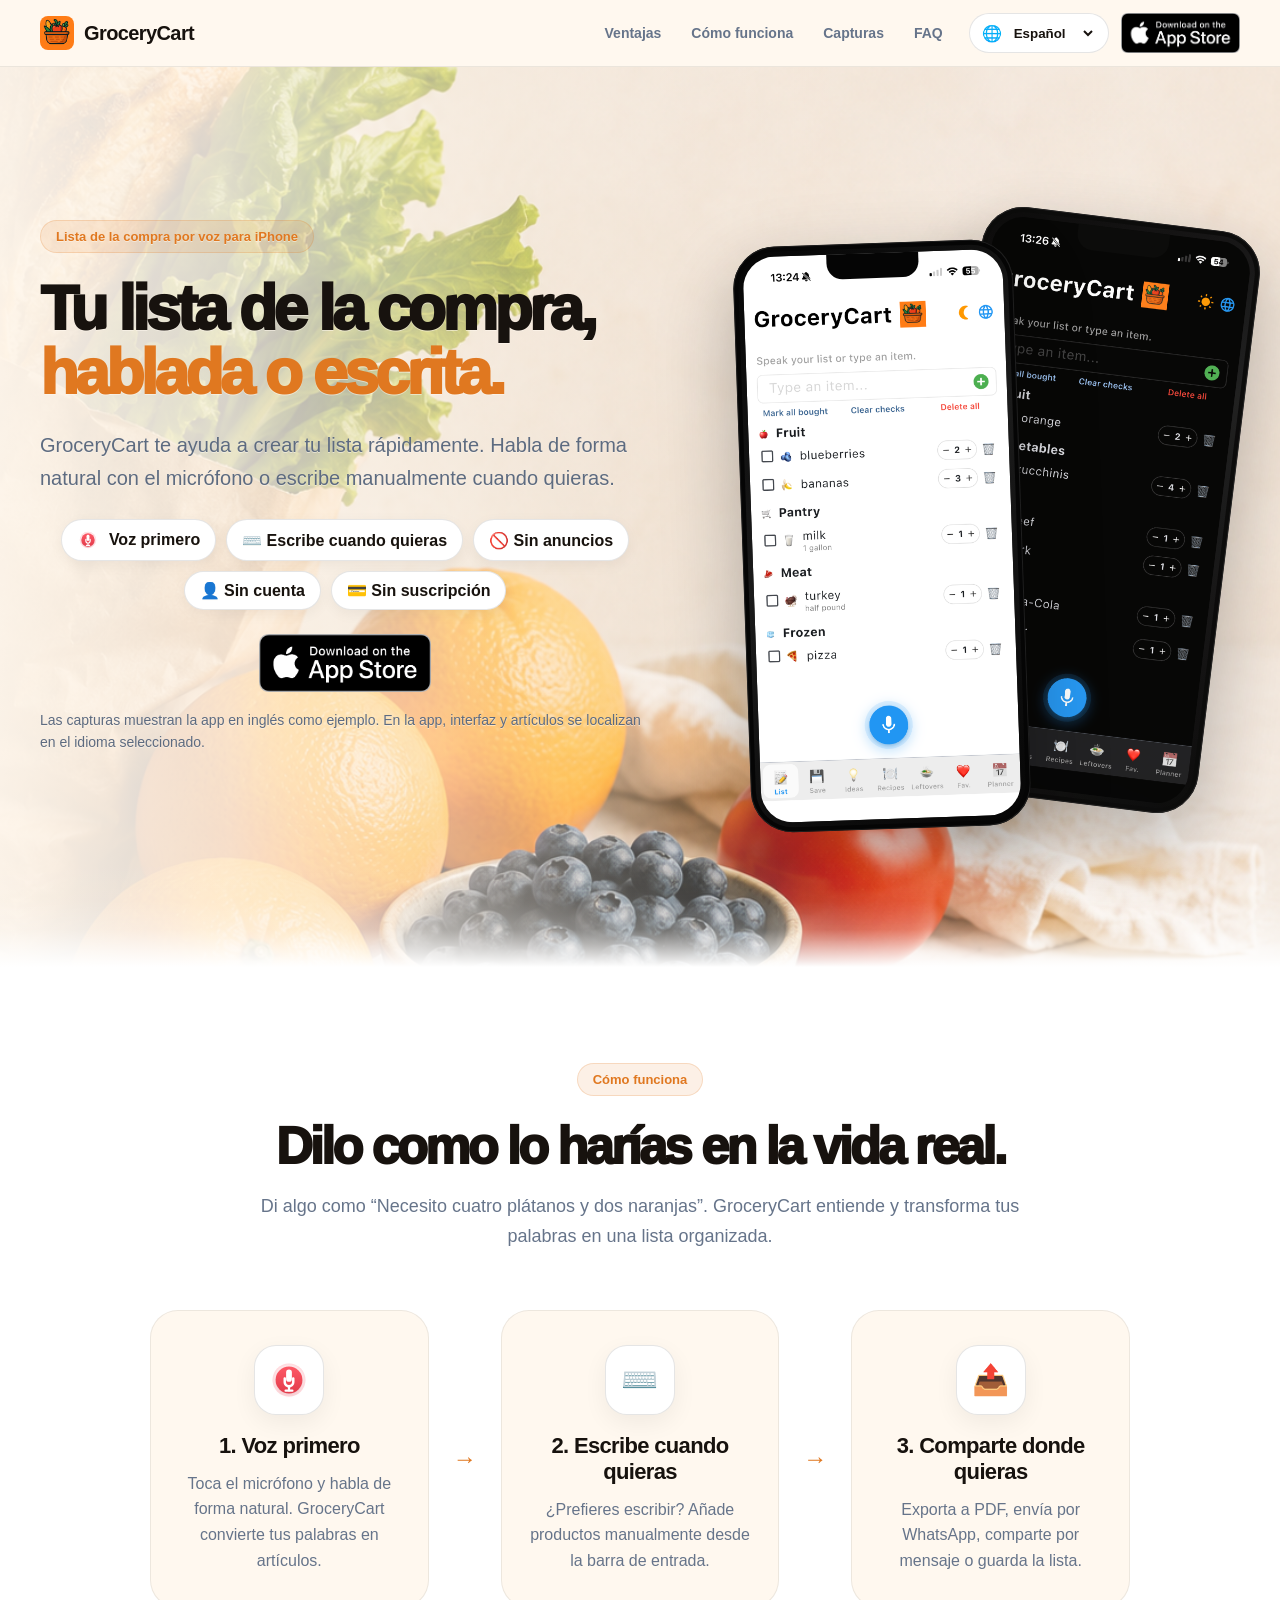
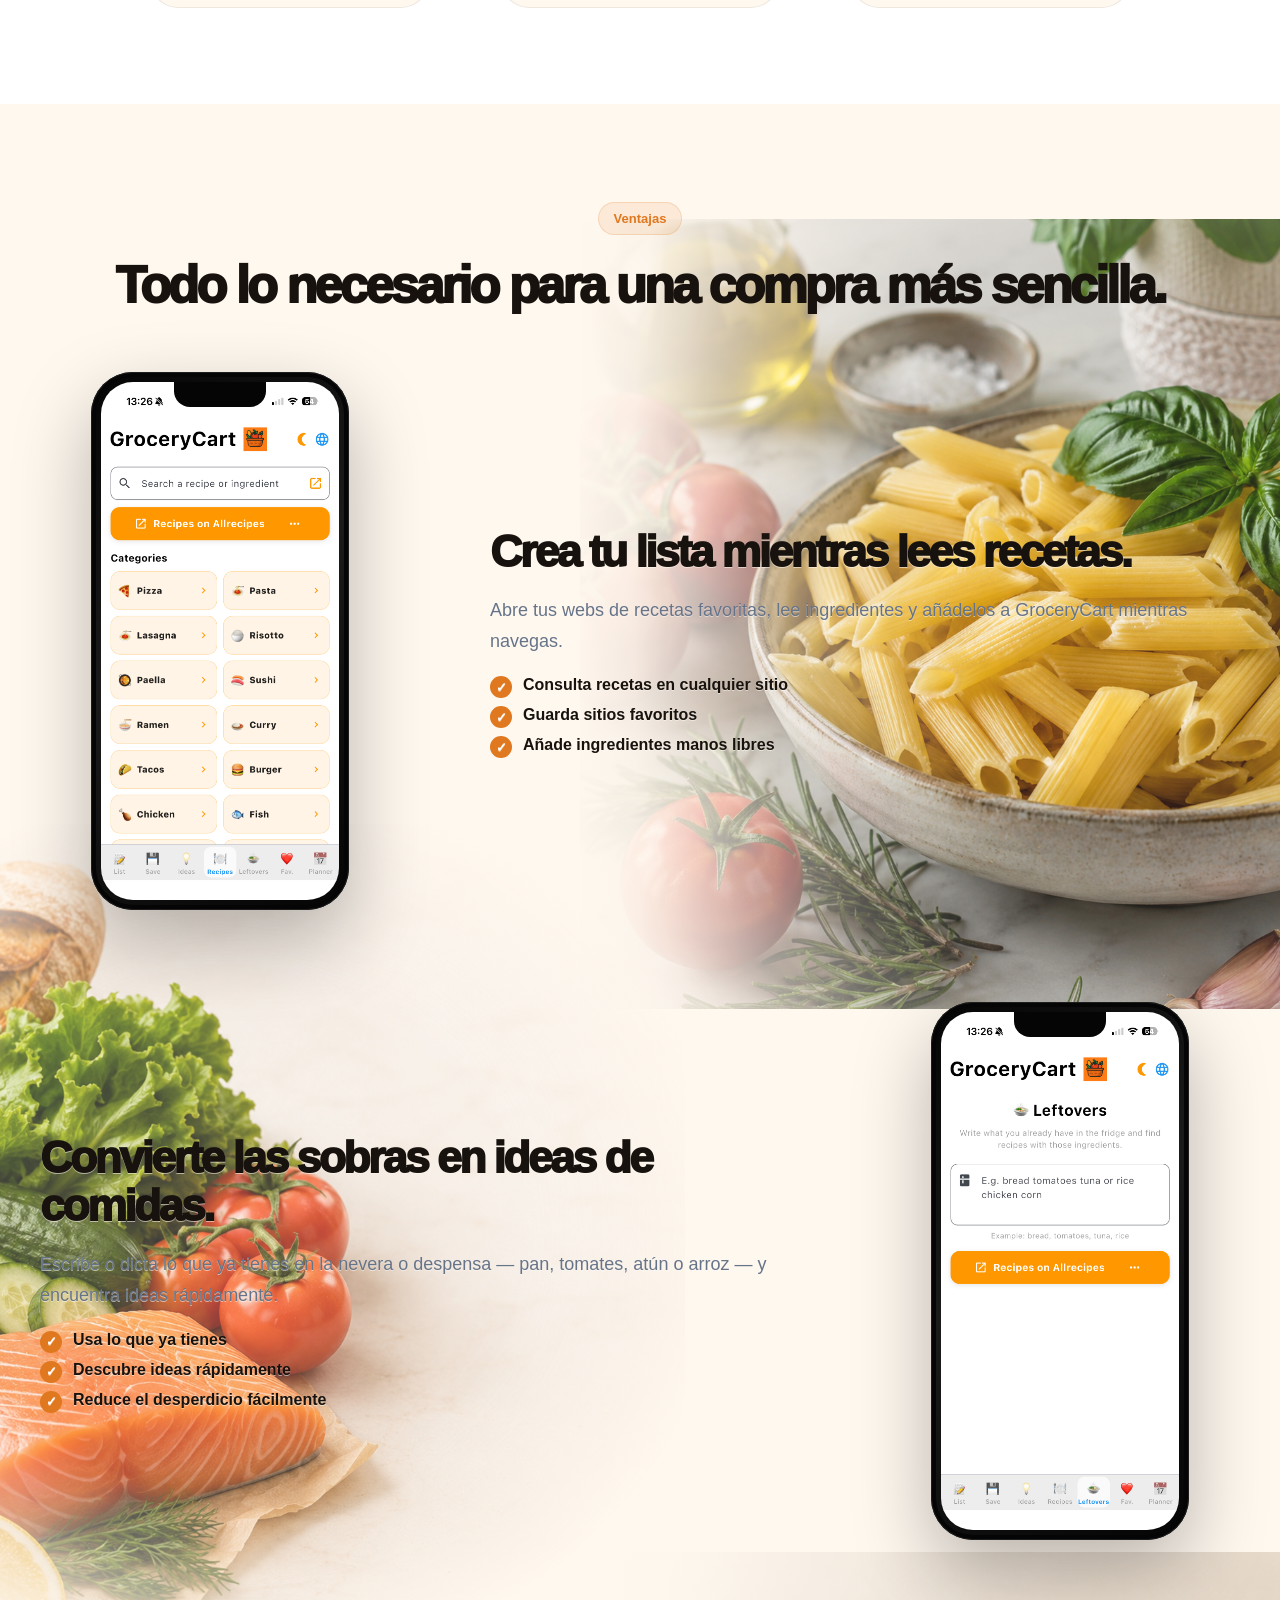
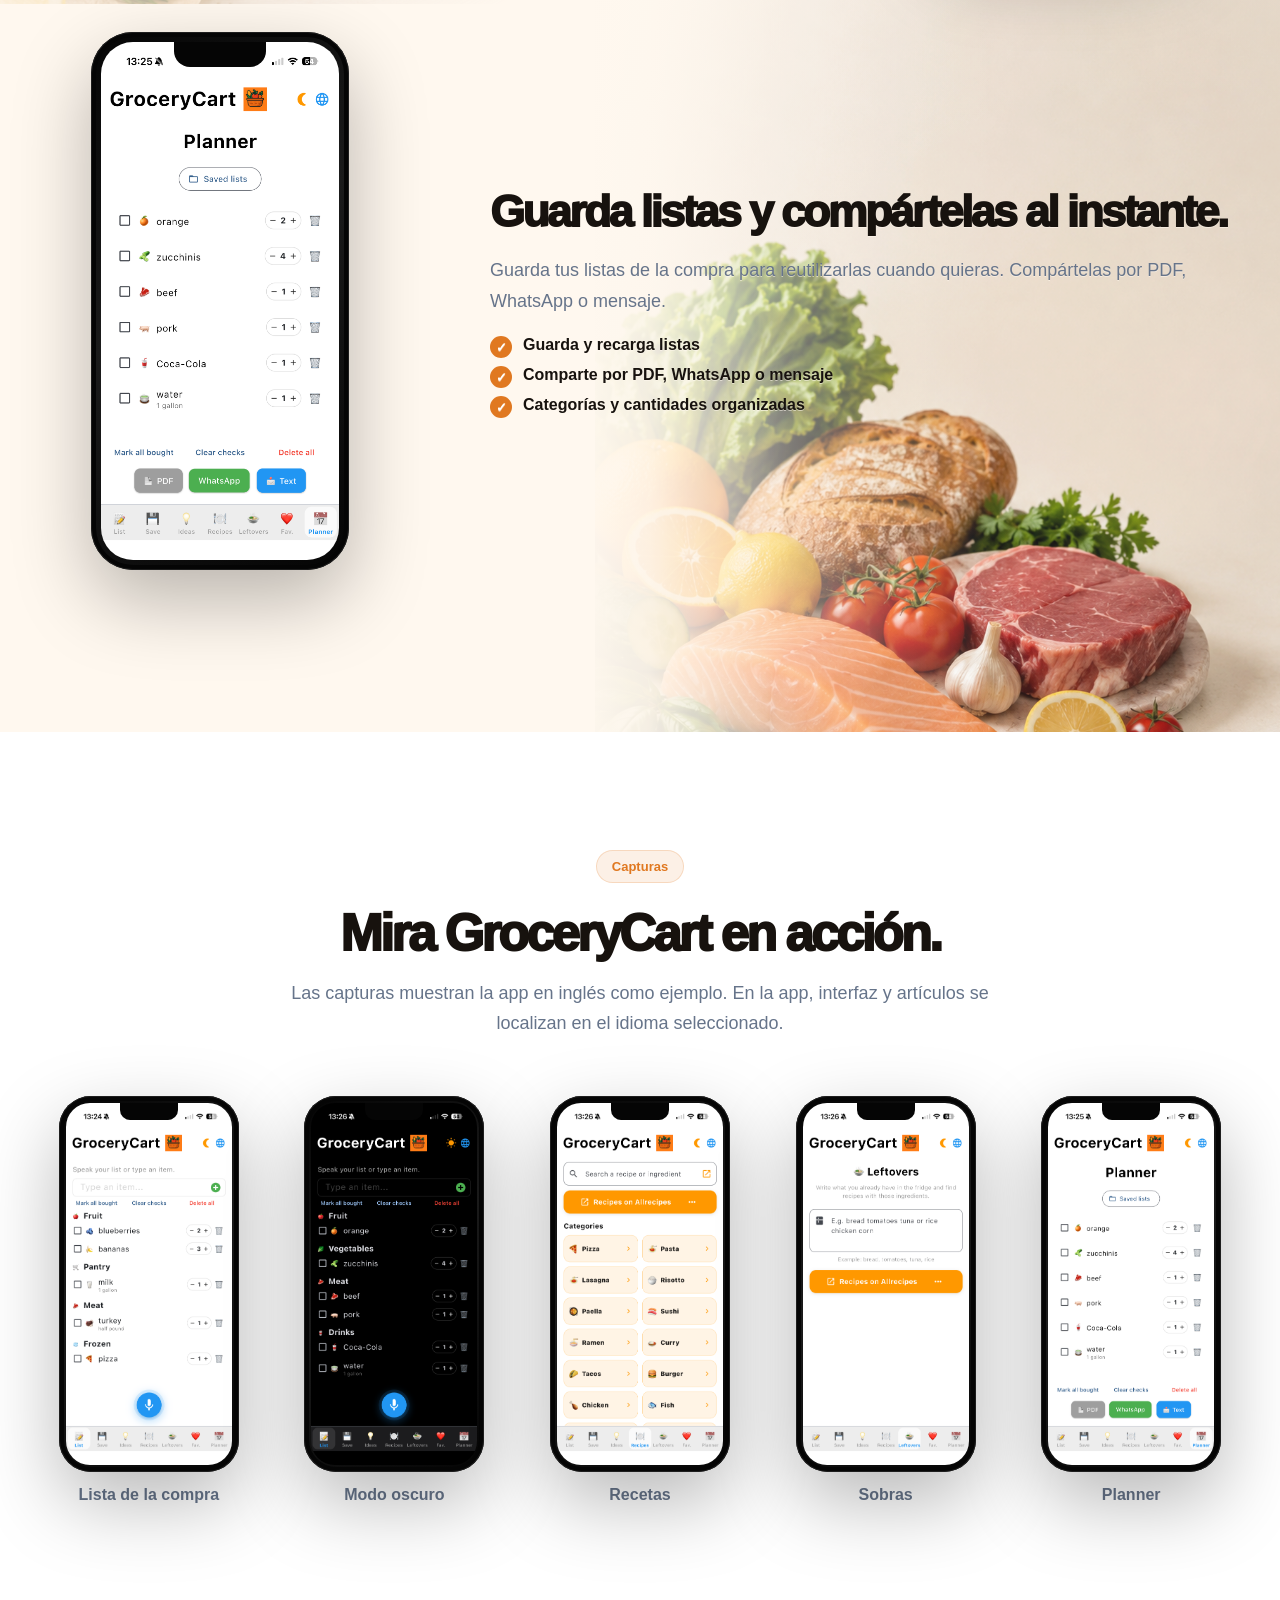
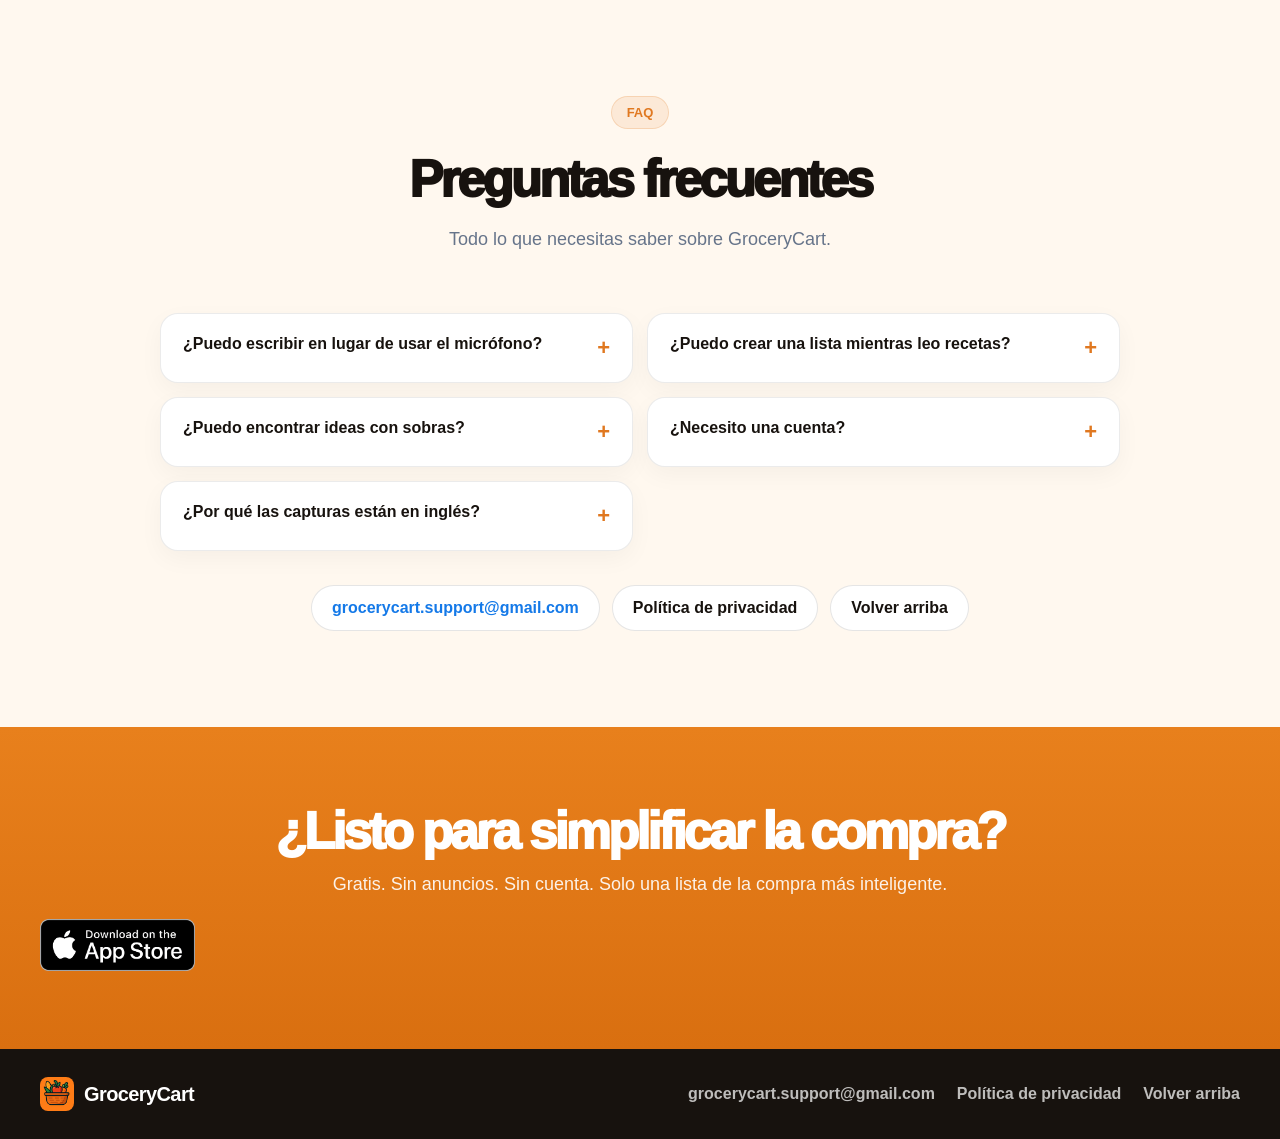
<file: es.html>
<!DOCTYPE html>
<html lang="es">
<head>
  <meta charset="UTF-8" />
  <meta name="viewport" content="width=device-width, initial-scale=1.0" />
  <title>GroceryCart – Lista de la compra por voz para iPhone</title>
  <meta name="description" content="GroceryCart te ayuda a crear listas de la compra con voz, teclado, recetas, sobras y planner." />
  <link rel="stylesheet" href="styles.css" />
</head>
<body>
<header class="site-header" id="top">
  <div class="wrap nav">
    <a class="brand" href="es.html">
      <img src="logo-grocerycart.png" alt="" />
      <span>GroceryCart</span>
    </a>
    <nav class="nav-links" aria-label="Navigation">
      <a href="#features">Ventajas</a>
      <a href="#how">Cómo funciona</a>
      <a href="#screenshots">Capturas</a>
      <a href="#faq">FAQ</a>
    </nav>
    <div class="nav-actions">
      <label class="language">
        <span>🌐</span>
        <select onchange="if(this.value) window.location.href=this.value" aria-label="Language">
          <option value="index.html">English</option>
<option value="it.html">Italiano</option>
<option value="fr.html">Français</option>
<option value="es.html" selected>Español</option>
<option value="pt.html">Português</option>
<option value="de.html">Deutsch</option>
        </select>
      </label>
      <a class="store-badge store-badge--nav" href="https://apps.apple.com/us/app/grocery-cart-list/id6748470600" target="_blank" rel="noopener" aria-label="Download Grocery Cart List on the App Store">
        <img src="app-store-badge.png" alt="Download on the App Store" />
      </a>
    </div>
  </div>
</header>

<main>
  <section class="hero">
    <div class="food-layer food-layer--hero"></div>
    <div class="wrap hero-grid">
      <div class="hero-copy">
        <p class="tag">Lista de la compra por voz para iPhone</p>
        <h1>Tu lista de la compra, <span>hablada o escrita.</span></h1>
        <p class="lead">GroceryCart te ayuda a crear tu lista rápidamente. Habla de forma natural con el micrófono o escribe manualmente cuando quieras.</p>
        <div class="pills">
          <span><img class="mic-icon mic-icon--pill" src="mic-red.svg" alt="" />Voz primero</span>
          <span>⌨️ Escribe cuando quieras</span>
          <span>🚫 Sin anuncios</span>
          <span>👤 Sin cuenta</span>
          <span>💳 Sin suscripción</span>
        </div>
        <a class="store-badge store-badge--hero" href="https://apps.apple.com/us/app/grocery-cart-list/id6748470600" target="_blank" rel="noopener" aria-label="Download Grocery Cart List on the App Store">
        <img src="app-store-badge.png" alt="Download on the App Store" />
      </a>
        <p class="note">Las capturas muestran la app en inglés como ejemplo. En la app, interfaz y artículos se localizan en el idioma seleccionado.</p>
      </div>
      <div class="hero-phones">
        <div class="iphone iphone--back">
          <div class="screen"><img src="screen-list-dark.png" alt="GroceryCart dark mode" /></div>
        </div>
        <div class="iphone iphone--front">
          <div class="screen"><img src="screen-list-light.png" alt="GroceryCart list" /></div>
        </div>
      </div>
    </div>
  </section>

  <section class="how" id="how">
    <div class="wrap narrow">
      <header class="section-head">
        <p class="tag tag--center">Cómo funciona</p>
        <h2>Dilo como lo harías en la vida real.</h2>
        <p>Di algo como “Necesito cuatro plátanos y dos naranjas”. GroceryCart entiende y transforma tus palabras en una lista organizada.</p>
      </header>
      <div class="steps">
        <article class="step">
          <div class="step-icon mic"><img class="mic-icon mic-icon--step" src="mic-red.svg" alt="" /></div>
          <h3>1. Voz primero</h3>
          <p>Toca el micrófono y habla de forma natural. GroceryCart convierte tus palabras en artículos.</p>
        </article>
        <span class="arrow">→</span>
        <article class="step">
          <div class="step-icon">⌨️</div>
          <h3>2. Escribe cuando quieras</h3>
          <p>¿Prefieres escribir? Añade productos manualmente desde la barra de entrada.</p>
        </article>
        <span class="arrow">→</span>
        <article class="step">
          <div class="step-icon">📤</div>
          <h3>3. Comparte donde quieras</h3>
          <p>Exporta a PDF, envía por WhatsApp, comparte por mensaje o guarda la lista.</p>
        </article>
      </div>
    </div>
  </section>

  <section class="features" id="features">
    <div class="food-layer food-layer--recipes"></div>
    <div class="food-layer food-layer--leftovers"></div>
    <div class="food-layer food-layer--planner"></div>
    <div class="wrap">
      <header class="section-head">
        <p class="tag tag--center">Ventajas</p>
        <h2>Todo lo necesario para una compra más sencilla.</h2>
      </header>

      <article class="feature">
        <div class="phone-side">
          <div class="iphone"><div class="screen"><img src="screen-recipes.png" alt="Recipes" /></div></div>
        </div>
        <div class="copy-side">
          <h3>Crea tu lista mientras lees recetas.</h3>
          <p>Abre tus webs de recetas favoritas, lee ingredientes y añádelos a GroceryCart mientras navegas.</p>
          <ul>
            <li>Consulta recetas en cualquier sitio</li>
            <li>Guarda sitios favoritos</li>
            <li>Añade ingredientes manos libres</li>
          </ul>
        </div>
      </article>

      <article class="feature feature--reverse">
        <div class="copy-side">
          <h3>Convierte las sobras en ideas de comidas.</h3>
          <p>Escribe o dicta lo que ya tienes en la nevera o despensa — pan, tomates, atún o arroz — y encuentra ideas rápidamente.</p>
          <ul>
            <li>Usa lo que ya tienes</li>
            <li>Descubre ideas rápidamente</li>
            <li>Reduce el desperdicio fácilmente</li>
          </ul>
        </div>
        <div class="phone-side">
          <div class="iphone"><div class="screen"><img src="screen-leftovers.png" alt="Leftovers" /></div></div>
        </div>
      </article>

      <article class="feature">
        <div class="phone-side">
          <div class="iphone"><div class="screen"><img src="screen-planner.png" alt="Planner" /></div></div>
        </div>
        <div class="copy-side">
          <h3>Guarda listas y compártelas al instante.</h3>
          <p>Guarda tus listas de la compra para reutilizarlas cuando quieras. Compártelas por PDF, WhatsApp o mensaje.</p>
          <ul>
            <li>Guarda y recarga listas</li>
            <li>Comparte por PDF, WhatsApp o mensaje</li>
            <li>Categorías y cantidades organizadas</li>
          </ul>
        </div>
      </article>
    </div>
  </section>

  <section class="screenshots" id="screenshots">
    <div class="wrap">
      <header class="section-head">
        <p class="tag tag--center">Capturas</p>
        <h2>Mira GroceryCart en acción.</h2>
        <p>Las capturas muestran la app en inglés como ejemplo. En la app, interfaz y artículos se localizan en el idioma seleccionado.</p>
      </header>
      <div class="gallery">
        <figure><div class="iphone iphone--small"><div class="screen"><img src="screen-list-light.png" alt="" /></div></div><figcaption>Lista de la compra</figcaption></figure>
        <figure><div class="iphone iphone--small"><div class="screen"><img src="screen-list-dark.png" alt="" /></div></div><figcaption>Modo oscuro</figcaption></figure>
        <figure><div class="iphone iphone--small"><div class="screen"><img src="screen-recipes.png" alt="" /></div></div><figcaption>Recetas</figcaption></figure>
        <figure><div class="iphone iphone--small"><div class="screen"><img src="screen-leftovers.png" alt="" /></div></div><figcaption>Sobras</figcaption></figure>
        <figure><div class="iphone iphone--small"><div class="screen"><img src="screen-planner.png" alt="" /></div></div><figcaption>Planner</figcaption></figure>
      </div>
    </div>
  </section>

  <section class="faq" id="faq">
    <div class="wrap faq-wrap">
      <header class="section-head">
        <p class="tag tag--center">FAQ</p>
        <h2>Preguntas frecuentes</h2>
        <p>Todo lo que necesitas saber sobre GroceryCart.</p>
      </header>
      <div class="faq-list">
        <details><summary>¿Puedo escribir en lugar de usar el micrófono?<span>+</span></summary><p>Sí. GroceryCart prioriza la voz, pero también puedes escribir manualmente.</p></details>
        <details><summary>¿Puedo crear una lista mientras leo recetas?<span>+</span></summary><p>Sí. Puedes consultar webs de recetas y añadir ingredientes a la lista.</p></details>
        <details><summary>¿Puedo encontrar ideas con sobras?<span>+</span></summary><p>Sí. Introduce lo que ya tienes y GroceryCart te ayuda a encontrar ideas.</p></details>
        <details><summary>¿Necesito una cuenta?<span>+</span></summary><p>No. GroceryCart no requiere cuenta para las funciones principales.</p></details>
        <details><summary>¿Por qué las capturas están en inglés?<span>+</span></summary><p>Son ejemplos. En la app, interfaz y artículos se localizan en el idioma seleccionado.</p></details>
      </div>
      <div class="support">
        <a href="mailto:grocerycart.support@gmail.com">grocerycart.support@gmail.com</a>
        <a href="privacy.html">Política de privacidad</a>
        <a href="#top">Volver arriba</a>
      </div>
    </div>
  </section>

  <section class="final-cta">
    <div class="food-layer food-layer--final"></div>
    <div class="wrap">
      <h2>¿Listo para simplificar la compra?</h2>
      <p>Gratis. Sin anuncios. Sin cuenta. Solo una lista de la compra más inteligente.</p>
      <a class="store-badge store-badge--final" href="https://apps.apple.com/us/app/grocery-cart-list/id6748470600" target="_blank" rel="noopener" aria-label="Download Grocery Cart List on the App Store">
        <img src="app-store-badge.png" alt="Download on the App Store" />
      </a>
    </div>
  </section>
</main>

<footer class="footer">
  <div class="wrap footer-inner">
    <a class="footer-brand" href="#top"><img src="logo-grocerycart.png" alt="" /><span>GroceryCart</span></a>
    <div class="footer-links">
      <span>grocerycart.support@gmail.com</span>
      <a href="privacy.html">Política de privacidad</a>
      <a href="#top">Volver arriba</a>
    </div>
  </div>
</footer>
</body>
</html>
</file>
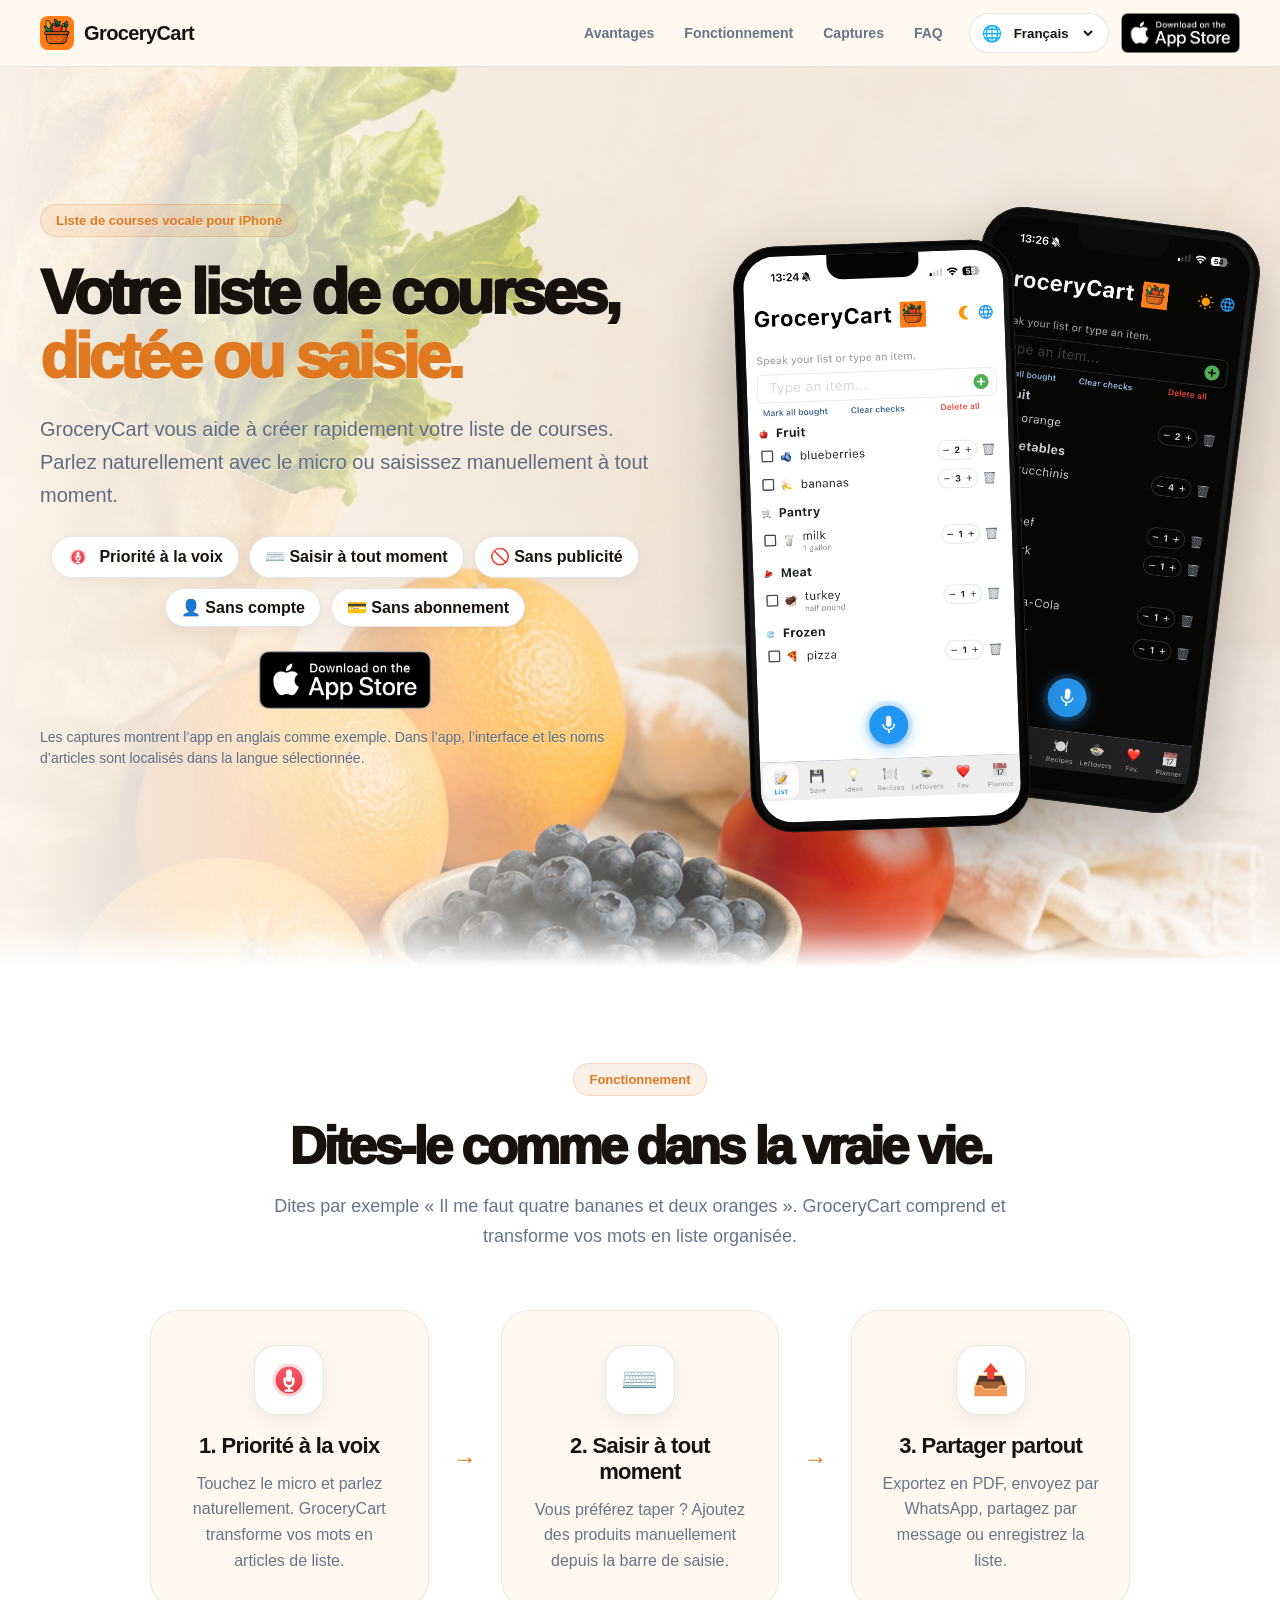
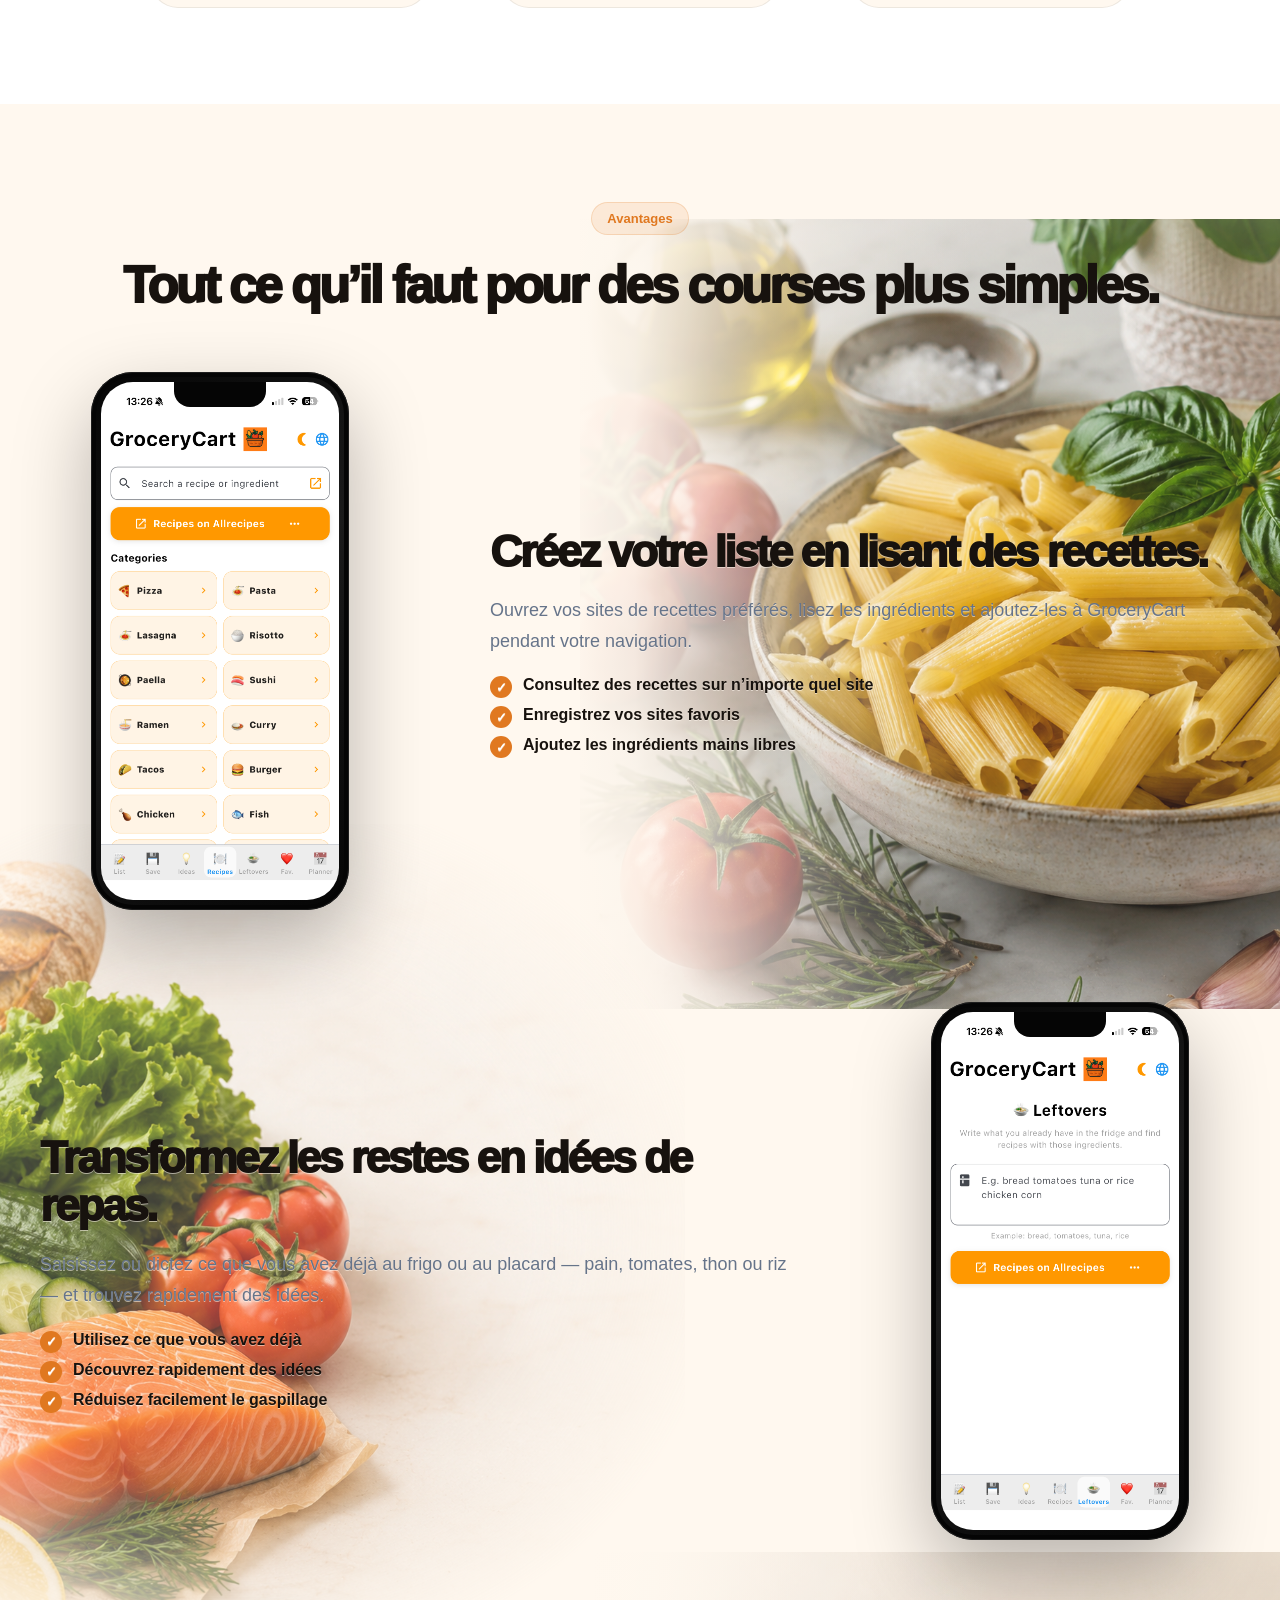
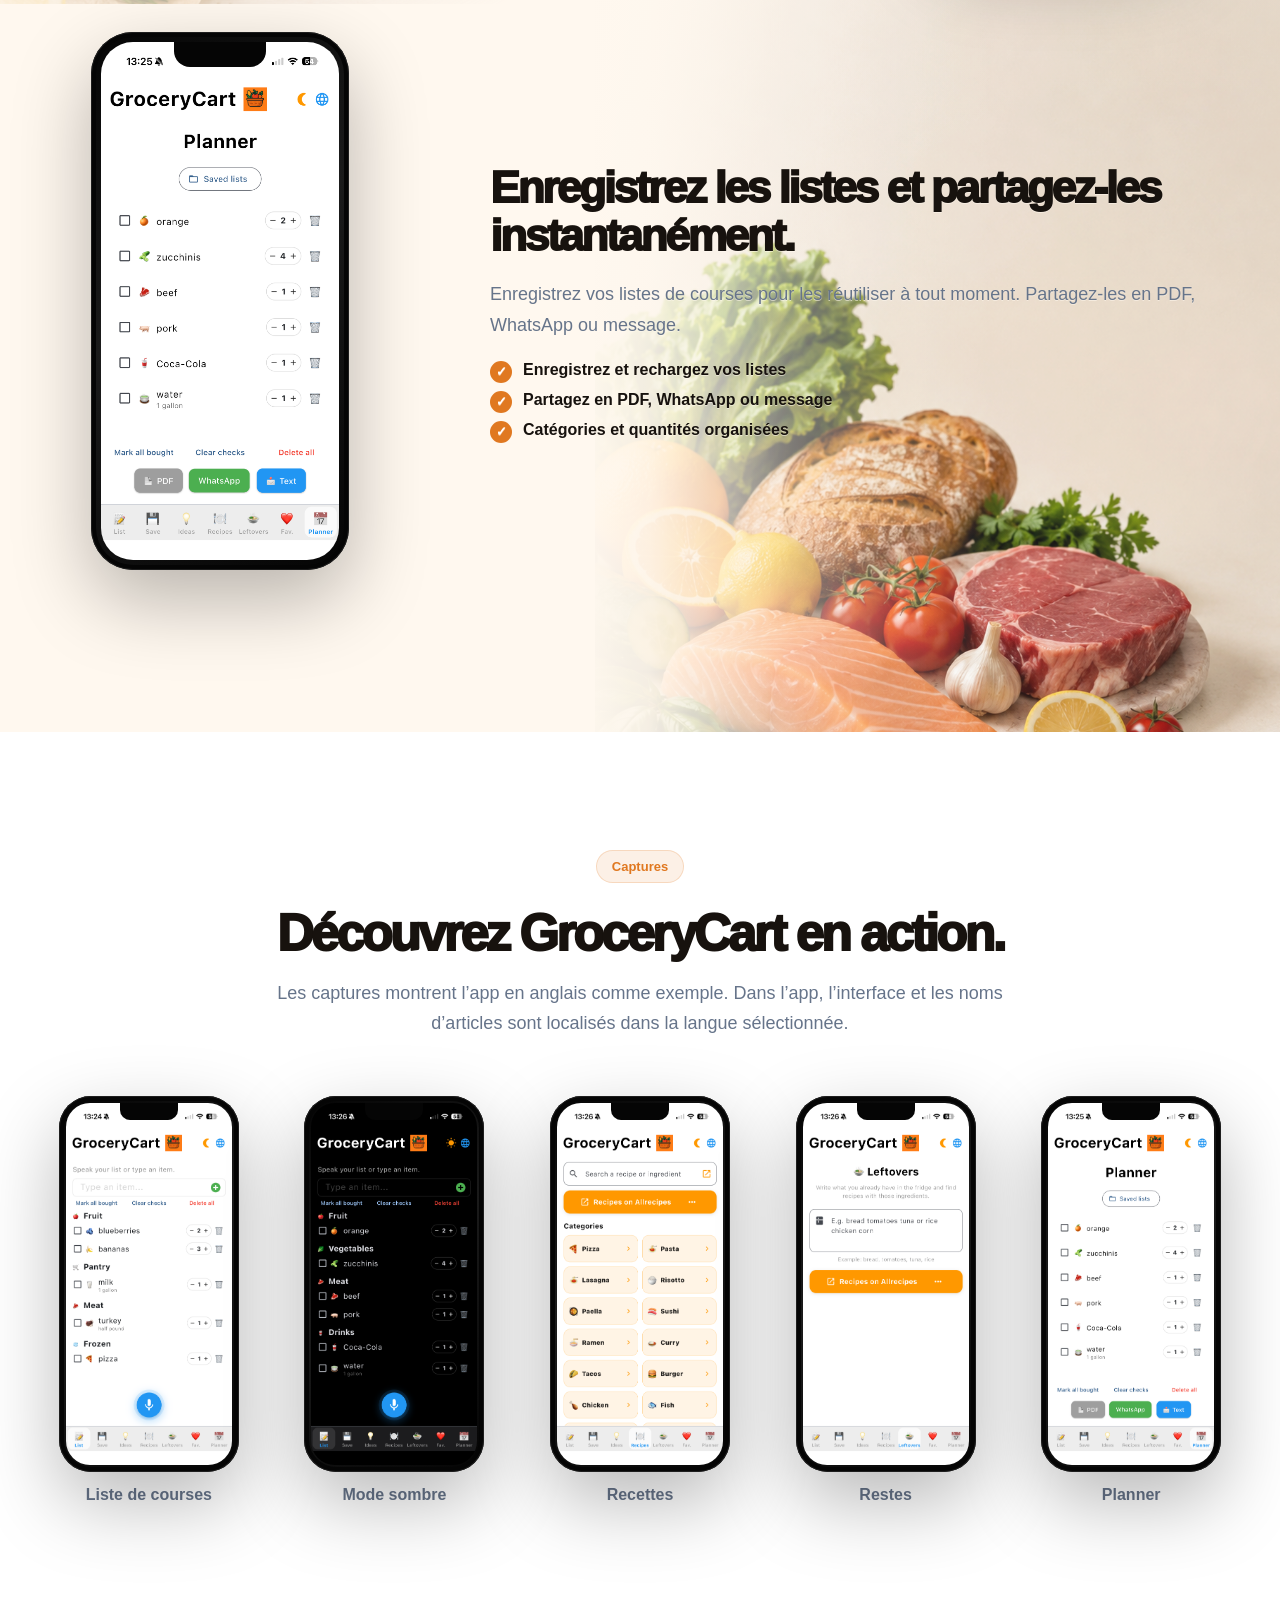
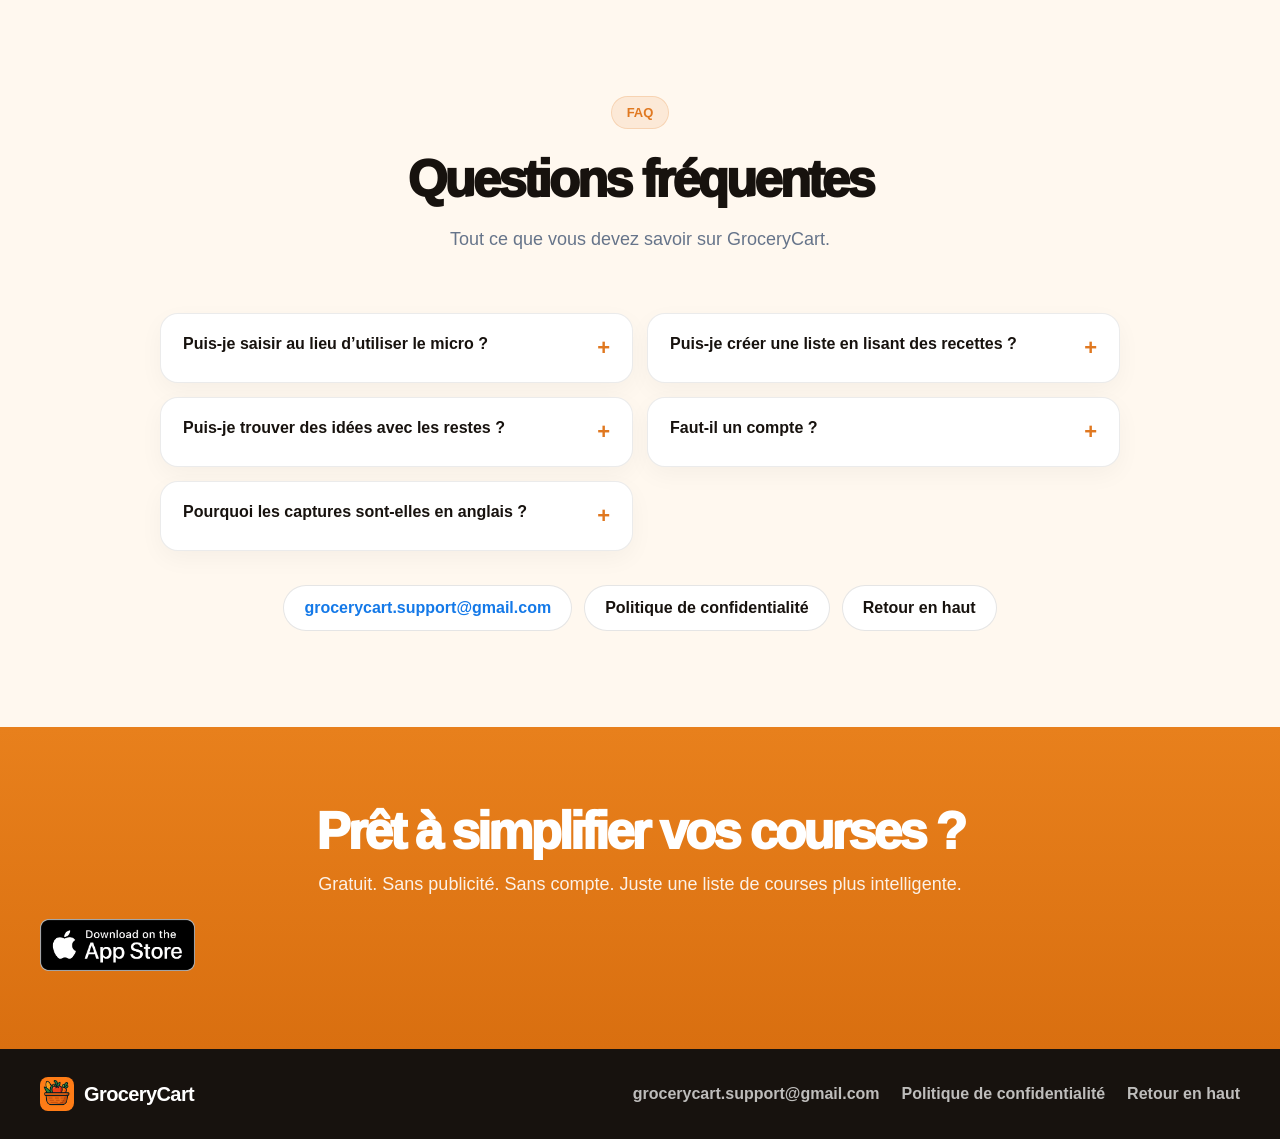
<file: fr.html>
<!DOCTYPE html>
<html lang="fr">
<head>
  <meta charset="UTF-8" />
  <meta name="viewport" content="width=device-width, initial-scale=1.0" />
  <title>GroceryCart – Liste de courses vocale pour iPhone</title>
  <meta name="description" content="GroceryCart vous aide à créer des listes de courses avec la voix, le clavier, les recettes, les restes et le planner." />
  <link rel="stylesheet" href="styles.css" />
</head>
<body>
<header class="site-header" id="top">
  <div class="wrap nav">
    <a class="brand" href="fr.html">
      <img src="logo-grocerycart.png" alt="" />
      <span>GroceryCart</span>
    </a>
    <nav class="nav-links" aria-label="Navigation">
      <a href="#features">Avantages</a>
      <a href="#how">Fonctionnement</a>
      <a href="#screenshots">Captures</a>
      <a href="#faq">FAQ</a>
    </nav>
    <div class="nav-actions">
      <label class="language">
        <span>🌐</span>
        <select onchange="if(this.value) window.location.href=this.value" aria-label="Language">
          <option value="index.html">English</option>
<option value="it.html">Italiano</option>
<option value="fr.html" selected>Français</option>
<option value="es.html">Español</option>
<option value="pt.html">Português</option>
<option value="de.html">Deutsch</option>
        </select>
      </label>
      <a class="store-badge store-badge--nav" href="https://apps.apple.com/us/app/grocery-cart-list/id6748470600" target="_blank" rel="noopener" aria-label="Download Grocery Cart List on the App Store">
        <img src="app-store-badge.png" alt="Download on the App Store" />
      </a>
    </div>
  </div>
</header>

<main>
  <section class="hero">
    <div class="food-layer food-layer--hero"></div>
    <div class="wrap hero-grid">
      <div class="hero-copy">
        <p class="tag">Liste de courses vocale pour iPhone</p>
        <h1>Votre liste de courses, <span>dictée ou saisie.</span></h1>
        <p class="lead">GroceryCart vous aide à créer rapidement votre liste de courses. Parlez naturellement avec le micro ou saisissez manuellement à tout moment.</p>
        <div class="pills">
          <span><img class="mic-icon mic-icon--pill" src="mic-red.svg" alt="" />Priorité à la voix</span>
          <span>⌨️ Saisir à tout moment</span>
          <span>🚫 Sans publicité</span>
          <span>👤 Sans compte</span>
          <span>💳 Sans abonnement</span>
        </div>
        <a class="store-badge store-badge--hero" href="https://apps.apple.com/us/app/grocery-cart-list/id6748470600" target="_blank" rel="noopener" aria-label="Download Grocery Cart List on the App Store">
        <img src="app-store-badge.png" alt="Download on the App Store" />
      </a>
        <p class="note">Les captures montrent l’app en anglais comme exemple. Dans l’app, l’interface et les noms d’articles sont localisés dans la langue sélectionnée.</p>
      </div>
      <div class="hero-phones">
        <div class="iphone iphone--back">
          <div class="screen"><img src="screen-list-dark.png" alt="GroceryCart dark mode" /></div>
        </div>
        <div class="iphone iphone--front">
          <div class="screen"><img src="screen-list-light.png" alt="GroceryCart list" /></div>
        </div>
      </div>
    </div>
  </section>

  <section class="how" id="how">
    <div class="wrap narrow">
      <header class="section-head">
        <p class="tag tag--center">Fonctionnement</p>
        <h2>Dites-le comme dans la vraie vie.</h2>
        <p>Dites par exemple « Il me faut quatre bananes et deux oranges ». GroceryCart comprend et transforme vos mots en liste organisée.</p>
      </header>
      <div class="steps">
        <article class="step">
          <div class="step-icon mic"><img class="mic-icon mic-icon--step" src="mic-red.svg" alt="" /></div>
          <h3>1. Priorité à la voix</h3>
          <p>Touchez le micro et parlez naturellement. GroceryCart transforme vos mots en articles de liste.</p>
        </article>
        <span class="arrow">→</span>
        <article class="step">
          <div class="step-icon">⌨️</div>
          <h3>2. Saisir à tout moment</h3>
          <p>Vous préférez taper ? Ajoutez des produits manuellement depuis la barre de saisie.</p>
        </article>
        <span class="arrow">→</span>
        <article class="step">
          <div class="step-icon">📤</div>
          <h3>3. Partager partout</h3>
          <p>Exportez en PDF, envoyez par WhatsApp, partagez par message ou enregistrez la liste.</p>
        </article>
      </div>
    </div>
  </section>

  <section class="features" id="features">
    <div class="food-layer food-layer--recipes"></div>
    <div class="food-layer food-layer--leftovers"></div>
    <div class="food-layer food-layer--planner"></div>
    <div class="wrap">
      <header class="section-head">
        <p class="tag tag--center">Avantages</p>
        <h2>Tout ce qu’il faut pour des courses plus simples.</h2>
      </header>

      <article class="feature">
        <div class="phone-side">
          <div class="iphone"><div class="screen"><img src="screen-recipes.png" alt="Recipes" /></div></div>
        </div>
        <div class="copy-side">
          <h3>Créez votre liste en lisant des recettes.</h3>
          <p>Ouvrez vos sites de recettes préférés, lisez les ingrédients et ajoutez-les à GroceryCart pendant votre navigation.</p>
          <ul>
            <li>Consultez des recettes sur n’importe quel site</li>
            <li>Enregistrez vos sites favoris</li>
            <li>Ajoutez les ingrédients mains libres</li>
          </ul>
        </div>
      </article>

      <article class="feature feature--reverse">
        <div class="copy-side">
          <h3>Transformez les restes en idées de repas.</h3>
          <p>Saisissez ou dictez ce que vous avez déjà au frigo ou au placard — pain, tomates, thon ou riz — et trouvez rapidement des idées.</p>
          <ul>
            <li>Utilisez ce que vous avez déjà</li>
            <li>Découvrez rapidement des idées</li>
            <li>Réduisez facilement le gaspillage</li>
          </ul>
        </div>
        <div class="phone-side">
          <div class="iphone"><div class="screen"><img src="screen-leftovers.png" alt="Leftovers" /></div></div>
        </div>
      </article>

      <article class="feature">
        <div class="phone-side">
          <div class="iphone"><div class="screen"><img src="screen-planner.png" alt="Planner" /></div></div>
        </div>
        <div class="copy-side">
          <h3>Enregistrez les listes et partagez-les instantanément.</h3>
          <p>Enregistrez vos listes de courses pour les réutiliser à tout moment. Partagez-les en PDF, WhatsApp ou message.</p>
          <ul>
            <li>Enregistrez et rechargez vos listes</li>
            <li>Partagez en PDF, WhatsApp ou message</li>
            <li>Catégories et quantités organisées</li>
          </ul>
        </div>
      </article>
    </div>
  </section>

  <section class="screenshots" id="screenshots">
    <div class="wrap">
      <header class="section-head">
        <p class="tag tag--center">Captures</p>
        <h2>Découvrez GroceryCart en action.</h2>
        <p>Les captures montrent l’app en anglais comme exemple. Dans l’app, l’interface et les noms d’articles sont localisés dans la langue sélectionnée.</p>
      </header>
      <div class="gallery">
        <figure><div class="iphone iphone--small"><div class="screen"><img src="screen-list-light.png" alt="" /></div></div><figcaption>Liste de courses</figcaption></figure>
        <figure><div class="iphone iphone--small"><div class="screen"><img src="screen-list-dark.png" alt="" /></div></div><figcaption>Mode sombre</figcaption></figure>
        <figure><div class="iphone iphone--small"><div class="screen"><img src="screen-recipes.png" alt="" /></div></div><figcaption>Recettes</figcaption></figure>
        <figure><div class="iphone iphone--small"><div class="screen"><img src="screen-leftovers.png" alt="" /></div></div><figcaption>Restes</figcaption></figure>
        <figure><div class="iphone iphone--small"><div class="screen"><img src="screen-planner.png" alt="" /></div></div><figcaption>Planner</figcaption></figure>
      </div>
    </div>
  </section>

  <section class="faq" id="faq">
    <div class="wrap faq-wrap">
      <header class="section-head">
        <p class="tag tag--center">FAQ</p>
        <h2>Questions fréquentes</h2>
        <p>Tout ce que vous devez savoir sur GroceryCart.</p>
      </header>
      <div class="faq-list">
        <details><summary>Puis-je saisir au lieu d’utiliser le micro ?<span>+</span></summary><p>Oui. GroceryCart privilégie la voix, mais vous pouvez aussi saisir manuellement.</p></details>
        <details><summary>Puis-je créer une liste en lisant des recettes ?<span>+</span></summary><p>Oui. Vous pouvez consulter des sites de recettes et ajouter des ingrédients à la liste.</p></details>
        <details><summary>Puis-je trouver des idées avec les restes ?<span>+</span></summary><p>Oui. Entrez ce que vous avez déjà et GroceryCart vous aide à trouver des idées.</p></details>
        <details><summary>Faut-il un compte ?<span>+</span></summary><p>Non. GroceryCart ne nécessite pas de compte pour les fonctions principales.</p></details>
        <details><summary>Pourquoi les captures sont-elles en anglais ?<span>+</span></summary><p>Ce sont des exemples. Dans l’app, l’interface et les articles sont localisés.</p></details>
      </div>
      <div class="support">
        <a href="mailto:grocerycart.support@gmail.com">grocerycart.support@gmail.com</a>
        <a href="privacy.html">Politique de confidentialité</a>
        <a href="#top">Retour en haut</a>
      </div>
    </div>
  </section>

  <section class="final-cta">
    <div class="food-layer food-layer--final"></div>
    <div class="wrap">
      <h2>Prêt à simplifier vos courses ?</h2>
      <p>Gratuit. Sans publicité. Sans compte. Juste une liste de courses plus intelligente.</p>
      <a class="store-badge store-badge--final" href="https://apps.apple.com/us/app/grocery-cart-list/id6748470600" target="_blank" rel="noopener" aria-label="Download Grocery Cart List on the App Store">
        <img src="app-store-badge.png" alt="Download on the App Store" />
      </a>
    </div>
  </section>
</main>

<footer class="footer">
  <div class="wrap footer-inner">
    <a class="footer-brand" href="#top"><img src="logo-grocerycart.png" alt="" /><span>GroceryCart</span></a>
    <div class="footer-links">
      <span>grocerycart.support@gmail.com</span>
      <a href="privacy.html">Politique de confidentialité</a>
      <a href="#top">Retour en haut</a>
    </div>
  </div>
</footer>
</body>
</html>
</file>
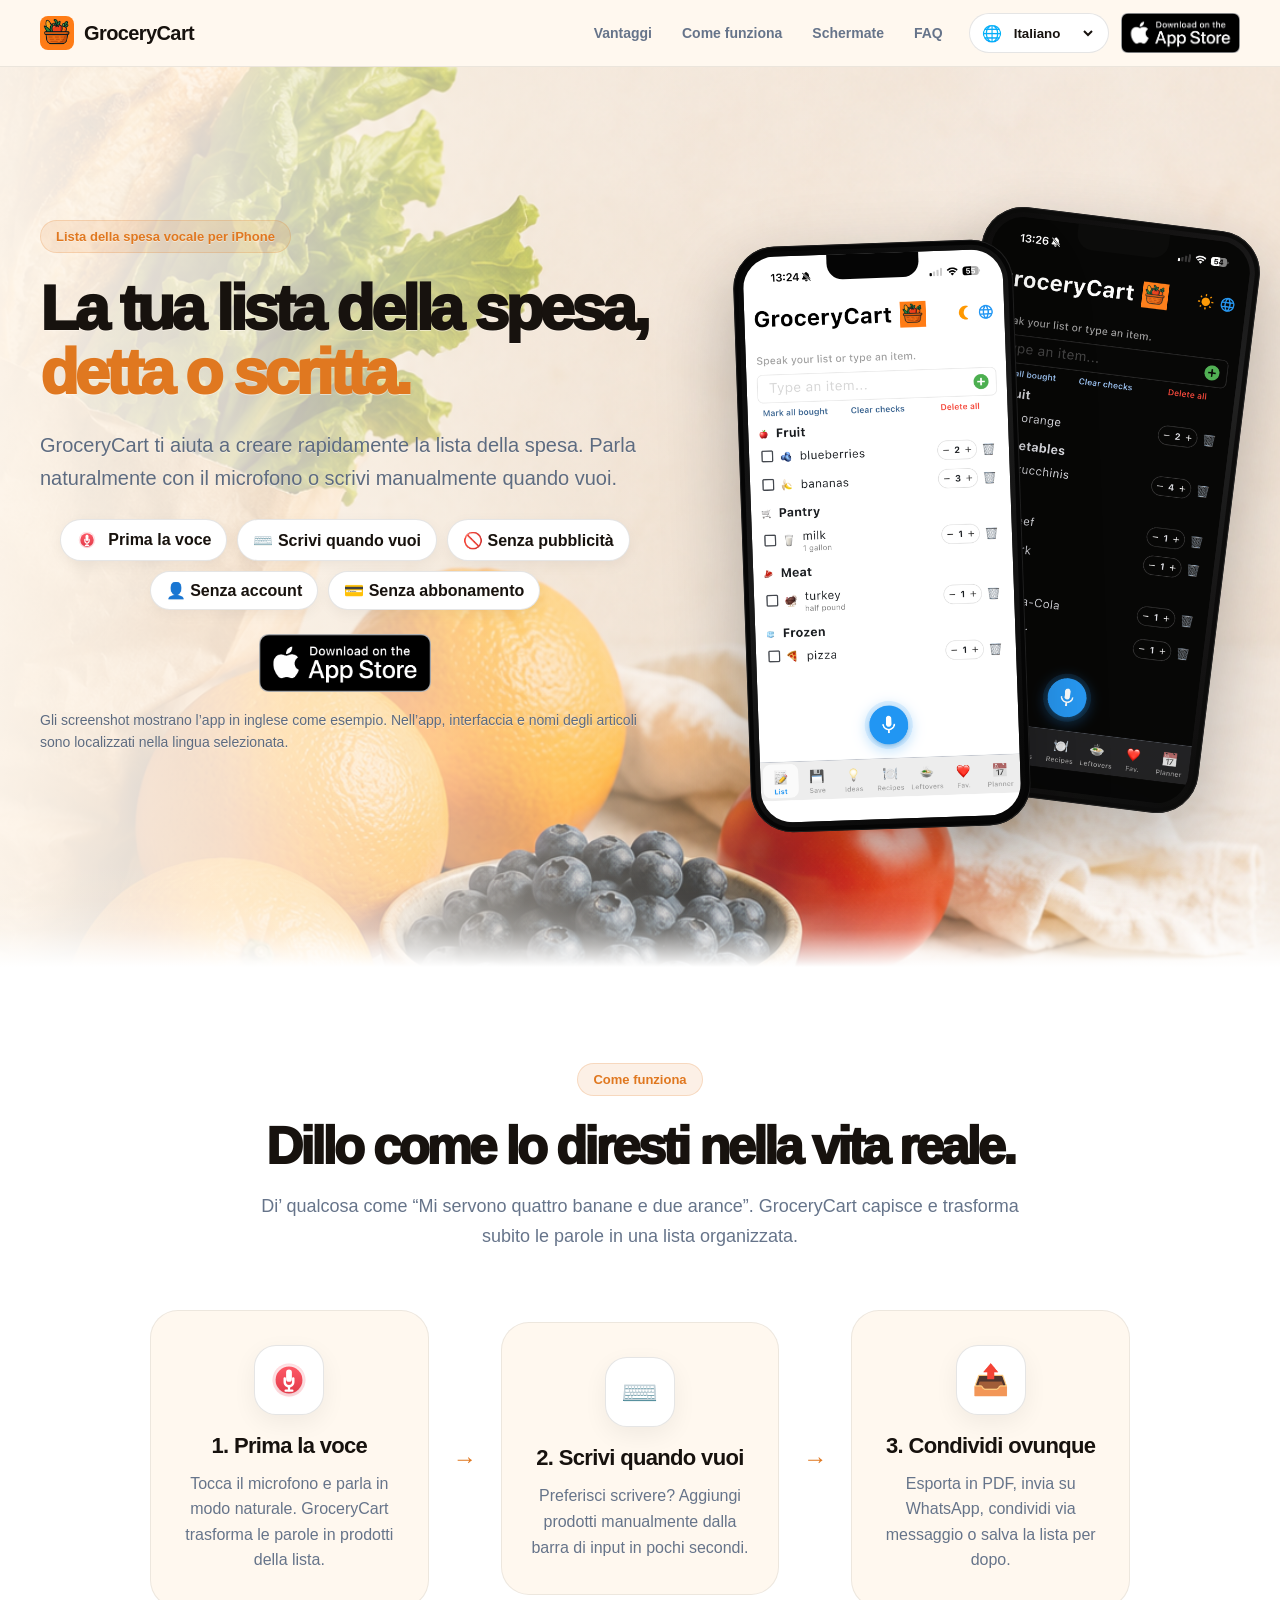
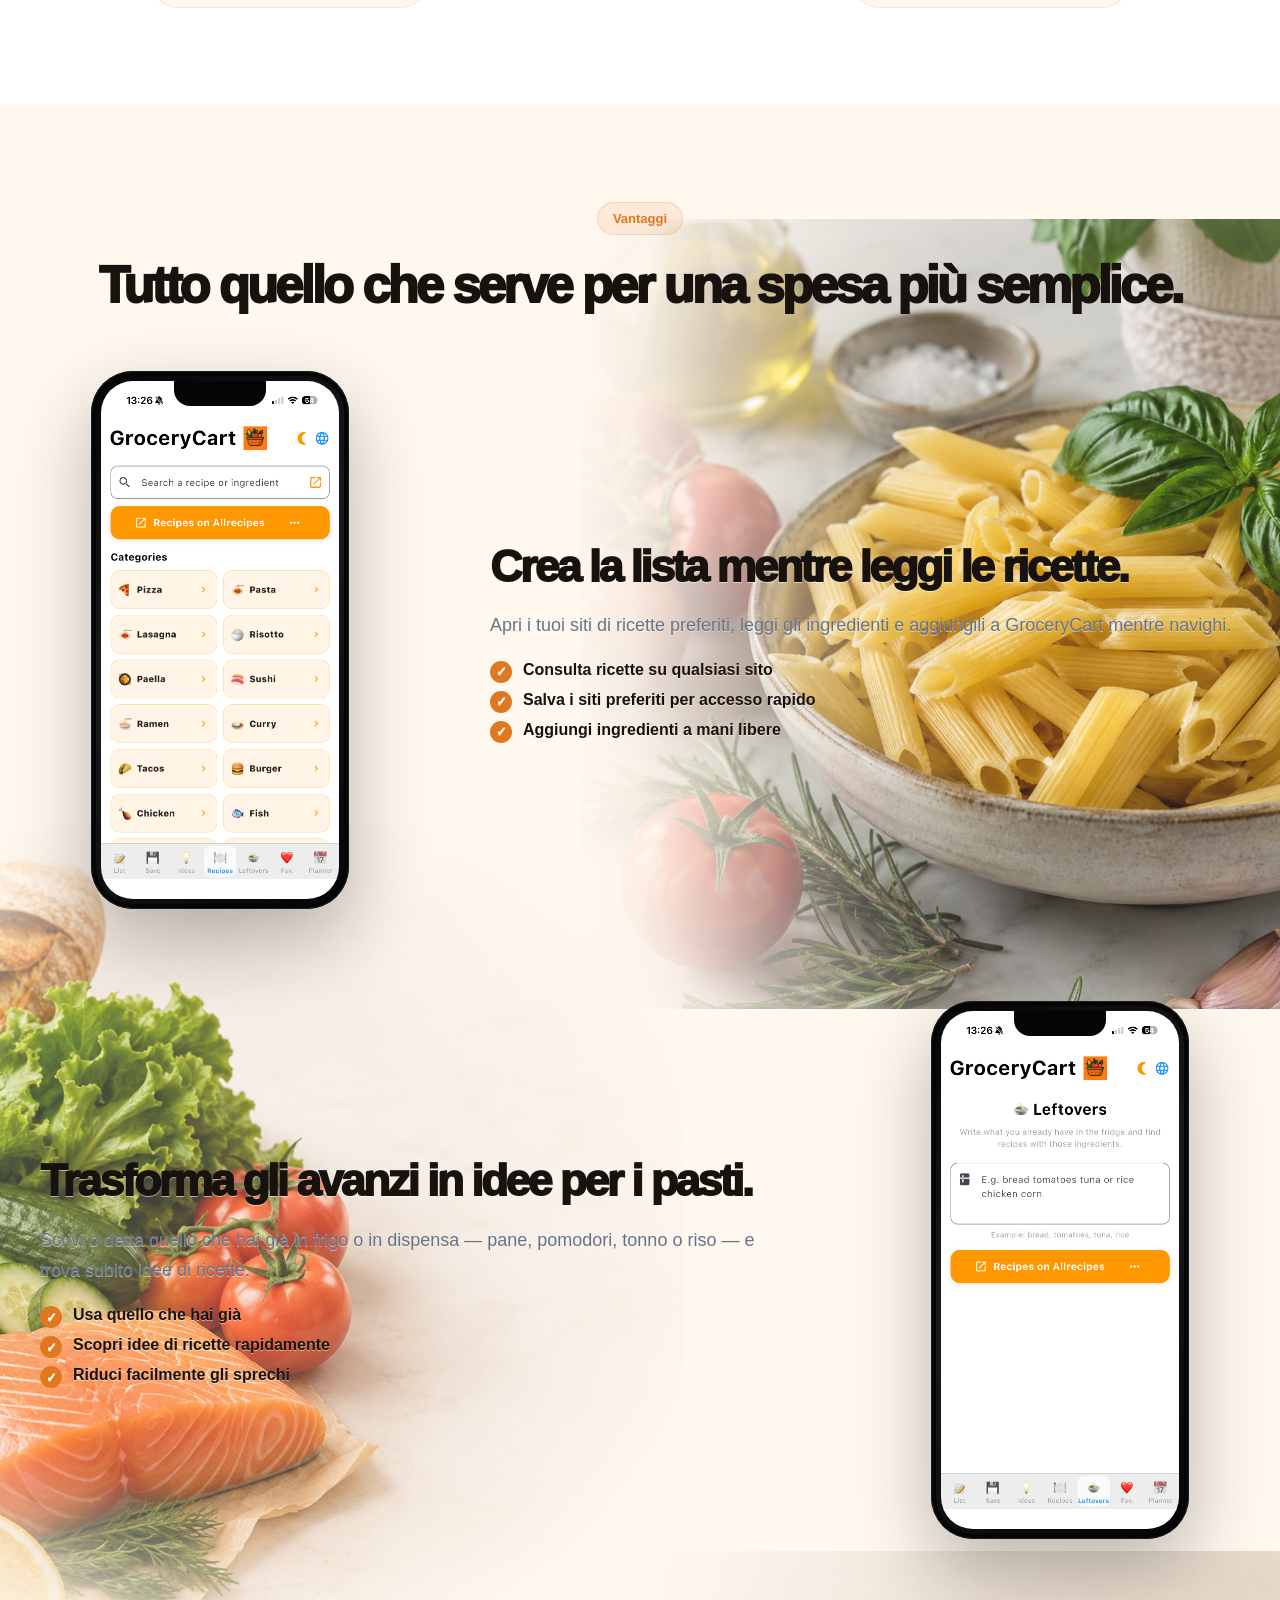
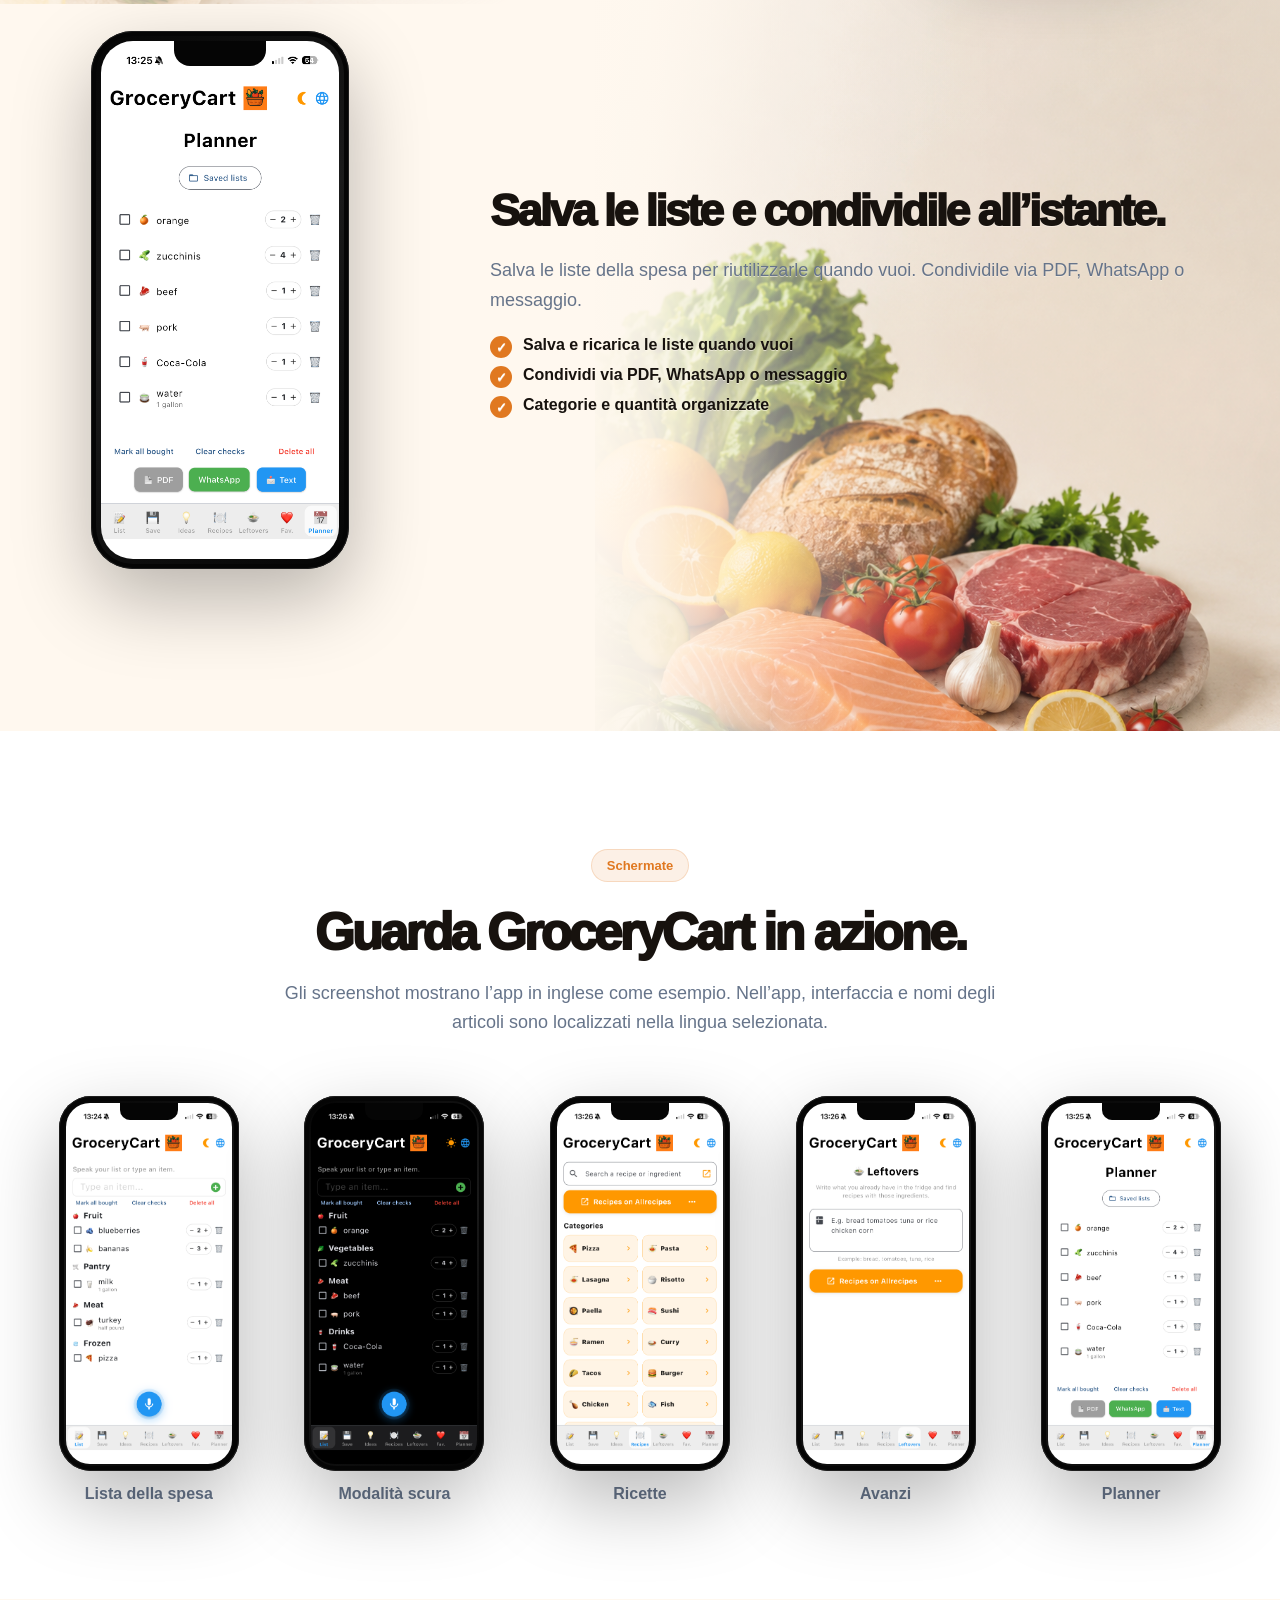
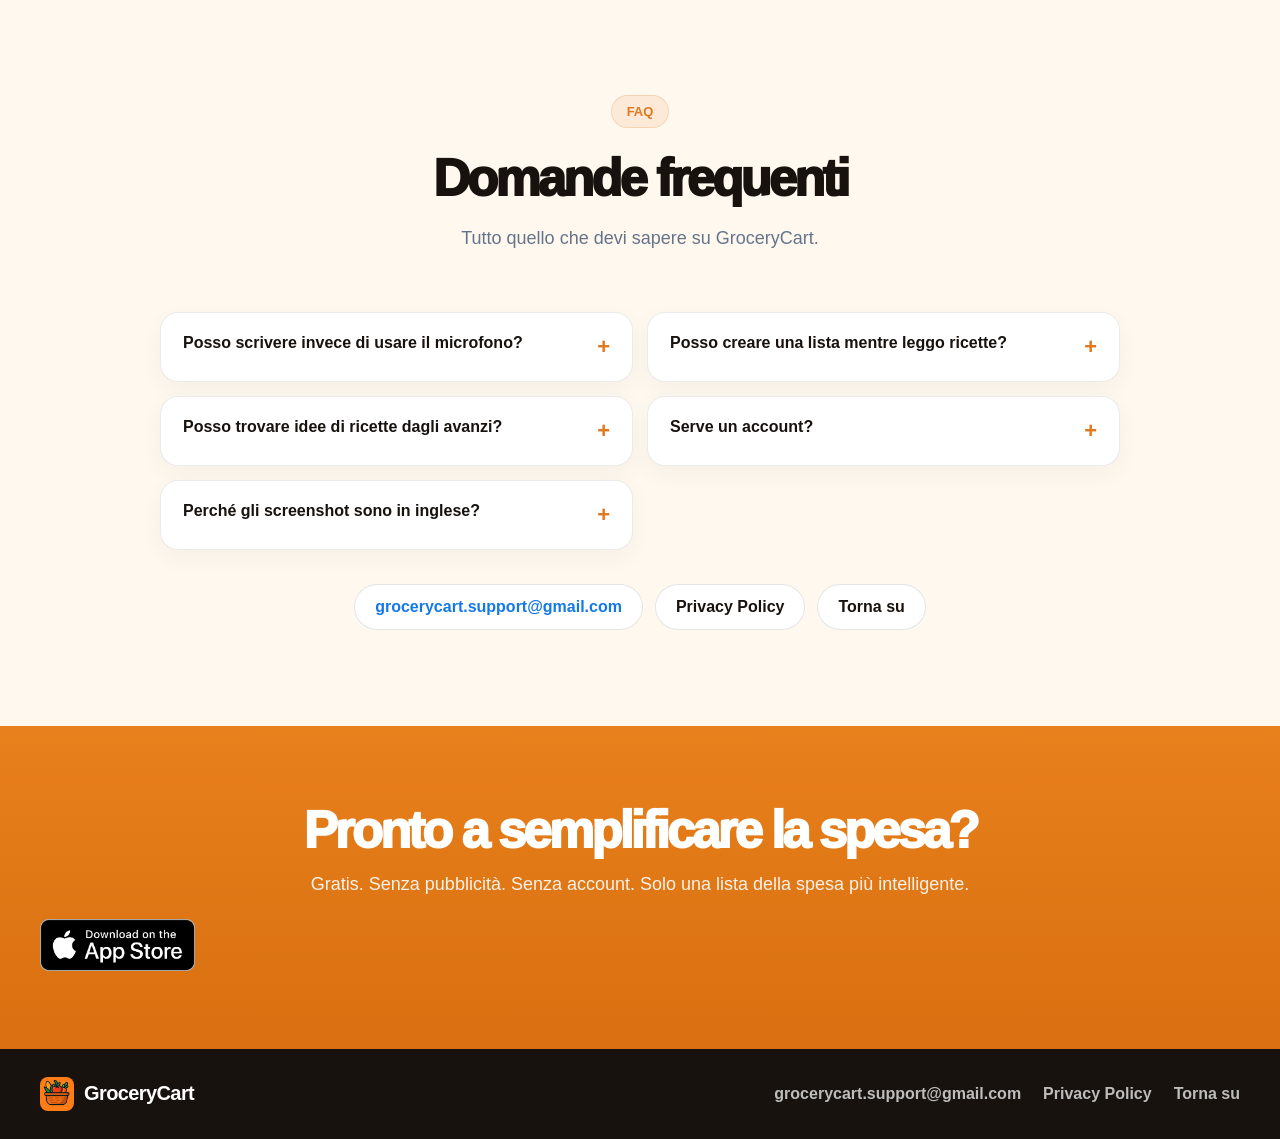
<file: it.html>
<!DOCTYPE html>
<html lang="it">
<head>
  <meta charset="UTF-8" />
  <meta name="viewport" content="width=device-width, initial-scale=1.0" />
  <title>GroceryCart – Lista della spesa vocale per iPhone</title>
  <meta name="description" content="GroceryCart ti aiuta a creare liste della spesa con voce, tastiera, ricette, avanzi e planner." />
  <link rel="stylesheet" href="styles.css" />
</head>
<body>
<header class="site-header" id="top">
  <div class="wrap nav">
    <a class="brand" href="it.html">
      <img src="logo-grocerycart.png" alt="" />
      <span>GroceryCart</span>
    </a>
    <nav class="nav-links" aria-label="Navigation">
      <a href="#features">Vantaggi</a>
      <a href="#how">Come funziona</a>
      <a href="#screenshots">Schermate</a>
      <a href="#faq">FAQ</a>
    </nav>
    <div class="nav-actions">
      <label class="language">
        <span>🌐</span>
        <select onchange="if(this.value) window.location.href=this.value" aria-label="Language">
          <option value="index.html">English</option>
<option value="it.html" selected>Italiano</option>
<option value="fr.html">Français</option>
<option value="es.html">Español</option>
<option value="pt.html">Português</option>
<option value="de.html">Deutsch</option>
        </select>
      </label>
      <a class="store-badge store-badge--nav" href="https://apps.apple.com/us/app/grocery-cart-list/id6748470600" target="_blank" rel="noopener" aria-label="Download Grocery Cart List on the App Store">
        <img src="app-store-badge.png" alt="Download on the App Store" />
      </a>
    </div>
  </div>
</header>

<main>
  <section class="hero">
    <div class="food-layer food-layer--hero"></div>
    <div class="wrap hero-grid">
      <div class="hero-copy">
        <p class="tag">Lista della spesa vocale per iPhone</p>
        <h1>La tua lista della spesa, <span>detta o scritta.</span></h1>
        <p class="lead">GroceryCart ti aiuta a creare rapidamente la lista della spesa. Parla naturalmente con il microfono o scrivi manualmente quando vuoi.</p>
        <div class="pills">
          <span><img class="mic-icon mic-icon--pill" src="mic-red.svg" alt="" />Prima la voce</span>
          <span>⌨️ Scrivi quando vuoi</span>
          <span>🚫 Senza pubblicità</span>
          <span>👤 Senza account</span>
          <span>💳 Senza abbonamento</span>
        </div>
        <a class="store-badge store-badge--hero" href="https://apps.apple.com/us/app/grocery-cart-list/id6748470600" target="_blank" rel="noopener" aria-label="Download Grocery Cart List on the App Store">
        <img src="app-store-badge.png" alt="Download on the App Store" />
      </a>
        <p class="note">Gli screenshot mostrano l’app in inglese come esempio. Nell’app, interfaccia e nomi degli articoli sono localizzati nella lingua selezionata.</p>
      </div>
      <div class="hero-phones">
        <div class="iphone iphone--back">
          <div class="screen"><img src="screen-list-dark.png" alt="GroceryCart dark mode" /></div>
        </div>
        <div class="iphone iphone--front">
          <div class="screen"><img src="screen-list-light.png" alt="GroceryCart list" /></div>
        </div>
      </div>
    </div>
  </section>

  <section class="how" id="how">
    <div class="wrap narrow">
      <header class="section-head">
        <p class="tag tag--center">Come funziona</p>
        <h2>Dillo come lo diresti nella vita reale.</h2>
        <p>Di’ qualcosa come “Mi servono quattro banane e due arance”. GroceryCart capisce e trasforma subito le parole in una lista organizzata.</p>
      </header>
      <div class="steps">
        <article class="step">
          <div class="step-icon mic"><img class="mic-icon mic-icon--step" src="mic-red.svg" alt="" /></div>
          <h3>1. Prima la voce</h3>
          <p>Tocca il microfono e parla in modo naturale. GroceryCart trasforma le parole in prodotti della lista.</p>
        </article>
        <span class="arrow">→</span>
        <article class="step">
          <div class="step-icon">⌨️</div>
          <h3>2. Scrivi quando vuoi</h3>
          <p>Preferisci scrivere? Aggiungi prodotti manualmente dalla barra di input in pochi secondi.</p>
        </article>
        <span class="arrow">→</span>
        <article class="step">
          <div class="step-icon">📤</div>
          <h3>3. Condividi ovunque</h3>
          <p>Esporta in PDF, invia su WhatsApp, condividi via messaggio o salva la lista per dopo.</p>
        </article>
      </div>
    </div>
  </section>

  <section class="features" id="features">
    <div class="food-layer food-layer--recipes"></div>
    <div class="food-layer food-layer--leftovers"></div>
    <div class="food-layer food-layer--planner"></div>
    <div class="wrap">
      <header class="section-head">
        <p class="tag tag--center">Vantaggi</p>
        <h2>Tutto quello che serve per una spesa più semplice.</h2>
      </header>

      <article class="feature">
        <div class="phone-side">
          <div class="iphone"><div class="screen"><img src="screen-recipes.png" alt="Recipes" /></div></div>
        </div>
        <div class="copy-side">
          <h3>Crea la lista mentre leggi le ricette.</h3>
          <p>Apri i tuoi siti di ricette preferiti, leggi gli ingredienti e aggiungili a GroceryCart mentre navighi.</p>
          <ul>
            <li>Consulta ricette su qualsiasi sito</li>
            <li>Salva i siti preferiti per accesso rapido</li>
            <li>Aggiungi ingredienti a mani libere</li>
          </ul>
        </div>
      </article>

      <article class="feature feature--reverse">
        <div class="copy-side">
          <h3>Trasforma gli avanzi in idee per i pasti.</h3>
          <p>Scrivi o detta quello che hai già in frigo o in dispensa — pane, pomodori, tonno o riso — e trova subito idee di ricette.</p>
          <ul>
            <li>Usa quello che hai già</li>
            <li>Scopri idee di ricette rapidamente</li>
            <li>Riduci facilmente gli sprechi</li>
          </ul>
        </div>
        <div class="phone-side">
          <div class="iphone"><div class="screen"><img src="screen-leftovers.png" alt="Leftovers" /></div></div>
        </div>
      </article>

      <article class="feature">
        <div class="phone-side">
          <div class="iphone"><div class="screen"><img src="screen-planner.png" alt="Planner" /></div></div>
        </div>
        <div class="copy-side">
          <h3>Salva le liste e condividile all’istante.</h3>
          <p>Salva le liste della spesa per riutilizzarle quando vuoi. Condividile via PDF, WhatsApp o messaggio.</p>
          <ul>
            <li>Salva e ricarica le liste quando vuoi</li>
            <li>Condividi via PDF, WhatsApp o messaggio</li>
            <li>Categorie e quantità organizzate</li>
          </ul>
        </div>
      </article>
    </div>
  </section>

  <section class="screenshots" id="screenshots">
    <div class="wrap">
      <header class="section-head">
        <p class="tag tag--center">Schermate</p>
        <h2>Guarda GroceryCart in azione.</h2>
        <p>Gli screenshot mostrano l’app in inglese come esempio. Nell’app, interfaccia e nomi degli articoli sono localizzati nella lingua selezionata.</p>
      </header>
      <div class="gallery">
        <figure><div class="iphone iphone--small"><div class="screen"><img src="screen-list-light.png" alt="" /></div></div><figcaption>Lista della spesa</figcaption></figure>
        <figure><div class="iphone iphone--small"><div class="screen"><img src="screen-list-dark.png" alt="" /></div></div><figcaption>Modalità scura</figcaption></figure>
        <figure><div class="iphone iphone--small"><div class="screen"><img src="screen-recipes.png" alt="" /></div></div><figcaption>Ricette</figcaption></figure>
        <figure><div class="iphone iphone--small"><div class="screen"><img src="screen-leftovers.png" alt="" /></div></div><figcaption>Avanzi</figcaption></figure>
        <figure><div class="iphone iphone--small"><div class="screen"><img src="screen-planner.png" alt="" /></div></div><figcaption>Planner</figcaption></figure>
      </div>
    </div>
  </section>

  <section class="faq" id="faq">
    <div class="wrap faq-wrap">
      <header class="section-head">
        <p class="tag tag--center">FAQ</p>
        <h2>Domande frequenti</h2>
        <p>Tutto quello che devi sapere su GroceryCart.</p>
      </header>
      <div class="faq-list">
        <details><summary>Posso scrivere invece di usare il microfono?<span>+</span></summary><p>Sì. GroceryCart è pensata per la voce, ma puoi anche scrivere manualmente quando preferisci.</p></details>
        <details><summary>Posso creare una lista mentre leggo ricette?<span>+</span></summary><p>Sì. Puoi consultare siti di ricette e aggiungere ingredienti alla lista mentre leggi.</p></details>
        <details><summary>Posso trovare idee di ricette dagli avanzi?<span>+</span></summary><p>Sì. Inserisci quello che hai già e GroceryCart ti aiuta a trovare idee di ricette.</p></details>
        <details><summary>Serve un account?<span>+</span></summary><p>No. GroceryCart non richiede un account per le funzioni principali.</p></details>
        <details><summary>Perché gli screenshot sono in inglese?<span>+</span></summary><p>Sono esempi. Nell’app, interfaccia e nomi degli articoli sono localizzati nella lingua selezionata.</p></details>
      </div>
      <div class="support">
        <a href="mailto:grocerycart.support@gmail.com">grocerycart.support@gmail.com</a>
        <a href="privacy.html">Privacy Policy</a>
        <a href="#top">Torna su</a>
      </div>
    </div>
  </section>

  <section class="final-cta">
    <div class="food-layer food-layer--final"></div>
    <div class="wrap">
      <h2>Pronto a semplificare la spesa?</h2>
      <p>Gratis. Senza pubblicità. Senza account. Solo una lista della spesa più intelligente.</p>
      <a class="store-badge store-badge--final" href="https://apps.apple.com/us/app/grocery-cart-list/id6748470600" target="_blank" rel="noopener" aria-label="Download Grocery Cart List on the App Store">
        <img src="app-store-badge.png" alt="Download on the App Store" />
      </a>
    </div>
  </section>
</main>

<footer class="footer">
  <div class="wrap footer-inner">
    <a class="footer-brand" href="#top"><img src="logo-grocerycart.png" alt="" /><span>GroceryCart</span></a>
    <div class="footer-links">
      <span>grocerycart.support@gmail.com</span>
      <a href="privacy.html">Privacy Policy</a>
      <a href="#top">Torna su</a>
    </div>
  </div>
</footer>
</body>
</html>
</file>
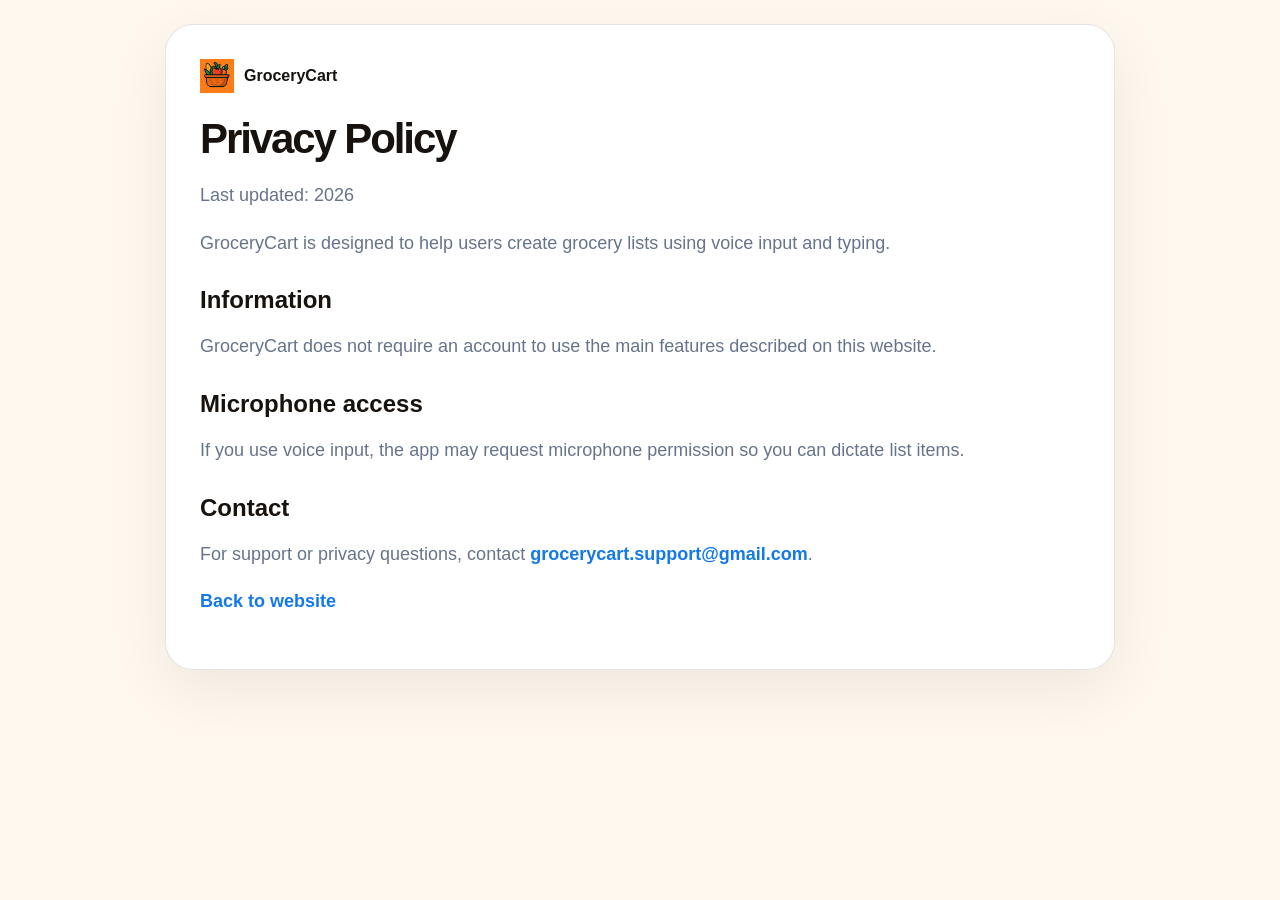
<file: privacy.html>
<!DOCTYPE html><html lang="en"><head><meta charset="UTF-8"><meta name="viewport" content="width=device-width,initial-scale=1"><title>GroceryCart – Privacy Policy</title><style>body{margin:0;background:#fff8ef;color:#17120e;font-family:-apple-system,BlinkMacSystemFont,"Segoe UI",sans-serif;padding:24px}main{max-width:880px;margin:0 auto;background:white;border:1px solid rgba(0,0,0,.1);border-radius:28px;padding:34px;box-shadow:0 20px 60px rgba(0,0,0,.07)}h1{font-size:42px;letter-spacing:-.05em;margin:22px 0 8px}h2{font-size:24px;margin:28px 0 8px}p{font-size:18px;line-height:1.65;color:#66748a}a{color:#1479e8;text-decoration:none;font-weight:850}.brand{display:flex;align-items:center;gap:10px;font-weight:900;color:#17120e}.brand img{width:34px;height:34px}</style></head><body><main><a class="brand" href="index.html"><img src="logo-grocerycart.png" alt="">GroceryCart</a><h1>Privacy Policy</h1><p>Last updated: 2026</p><p>GroceryCart is designed to help users create grocery lists using voice input and typing.</p><h2>Information</h2><p>GroceryCart does not require an account to use the main features described on this website.</p><h2>Microphone access</h2><p>If you use voice input, the app may request microphone permission so you can dictate list items.</p><h2>Contact</h2><p>For support or privacy questions, contact <a href="mailto:grocerycart.support@gmail.com">grocerycart.support@gmail.com</a>.</p><p><a href="index.html">Back to website</a></p></main></body></html>
</file>
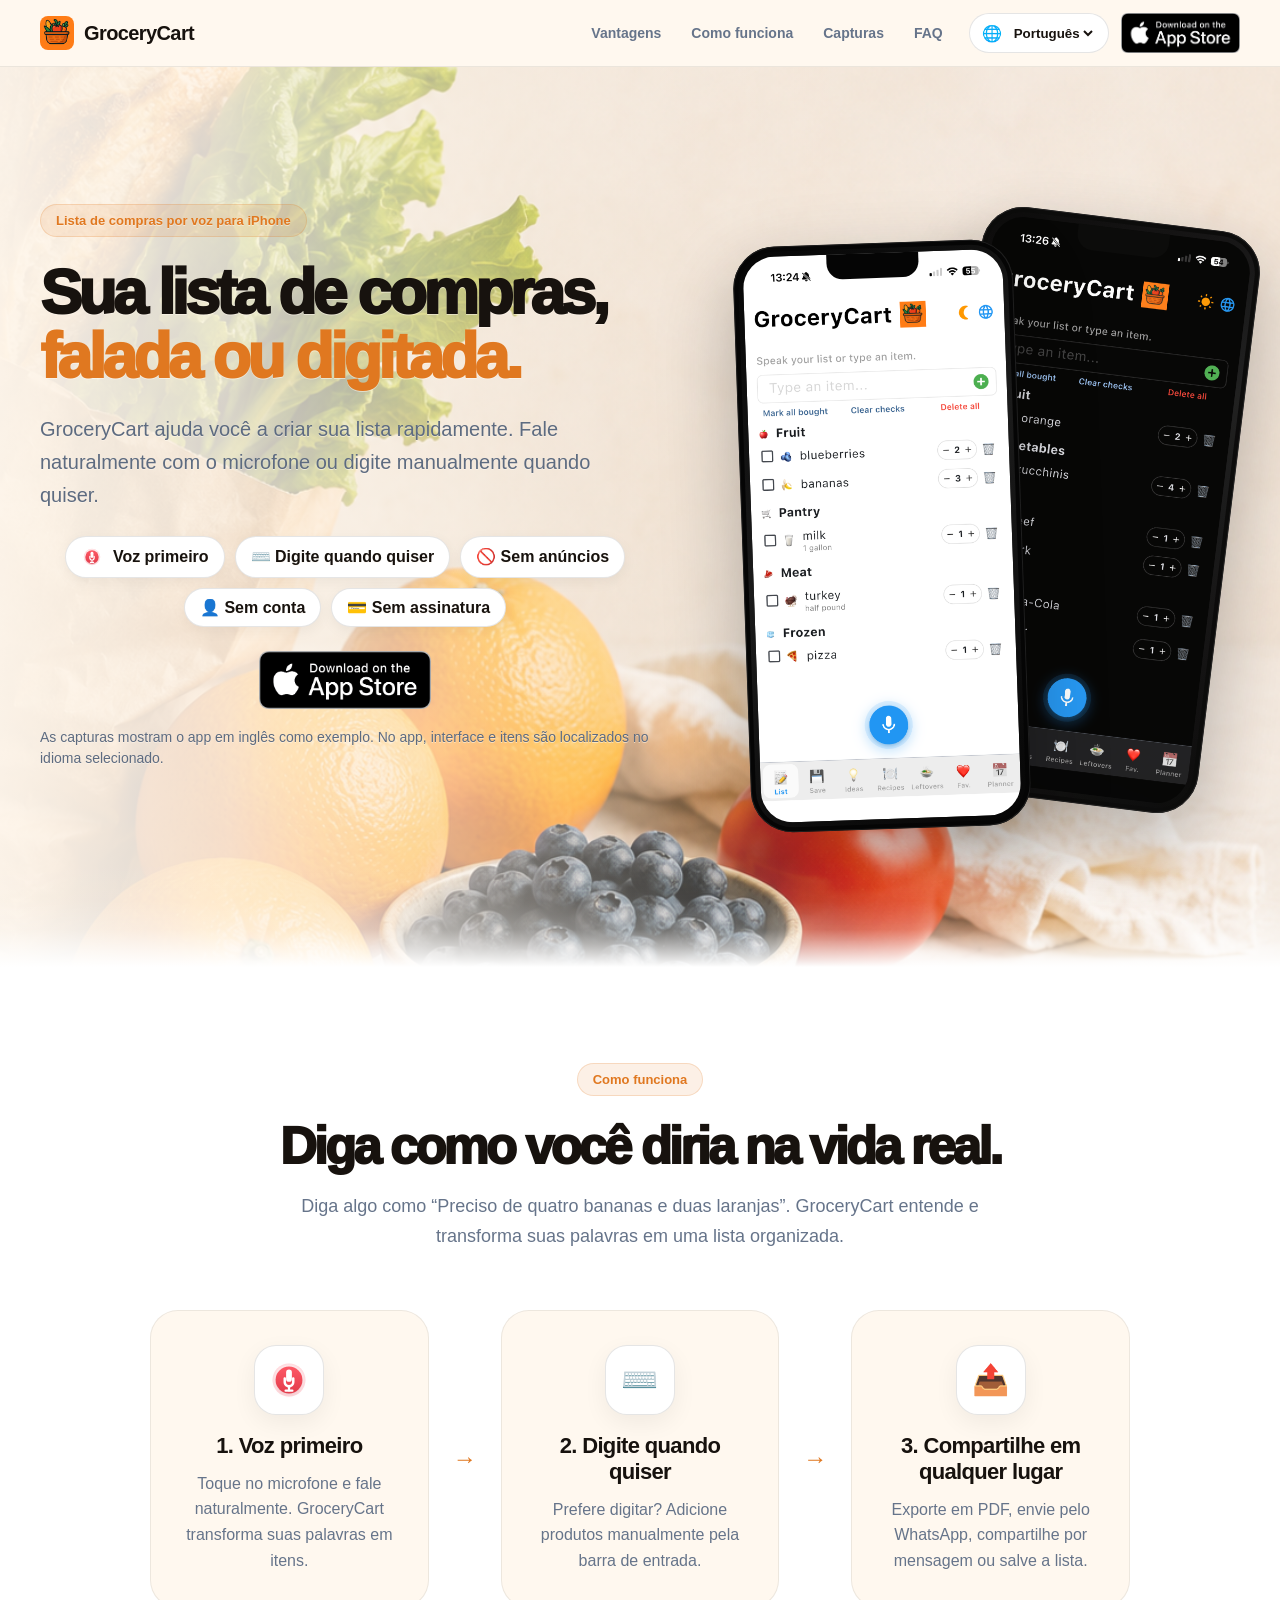
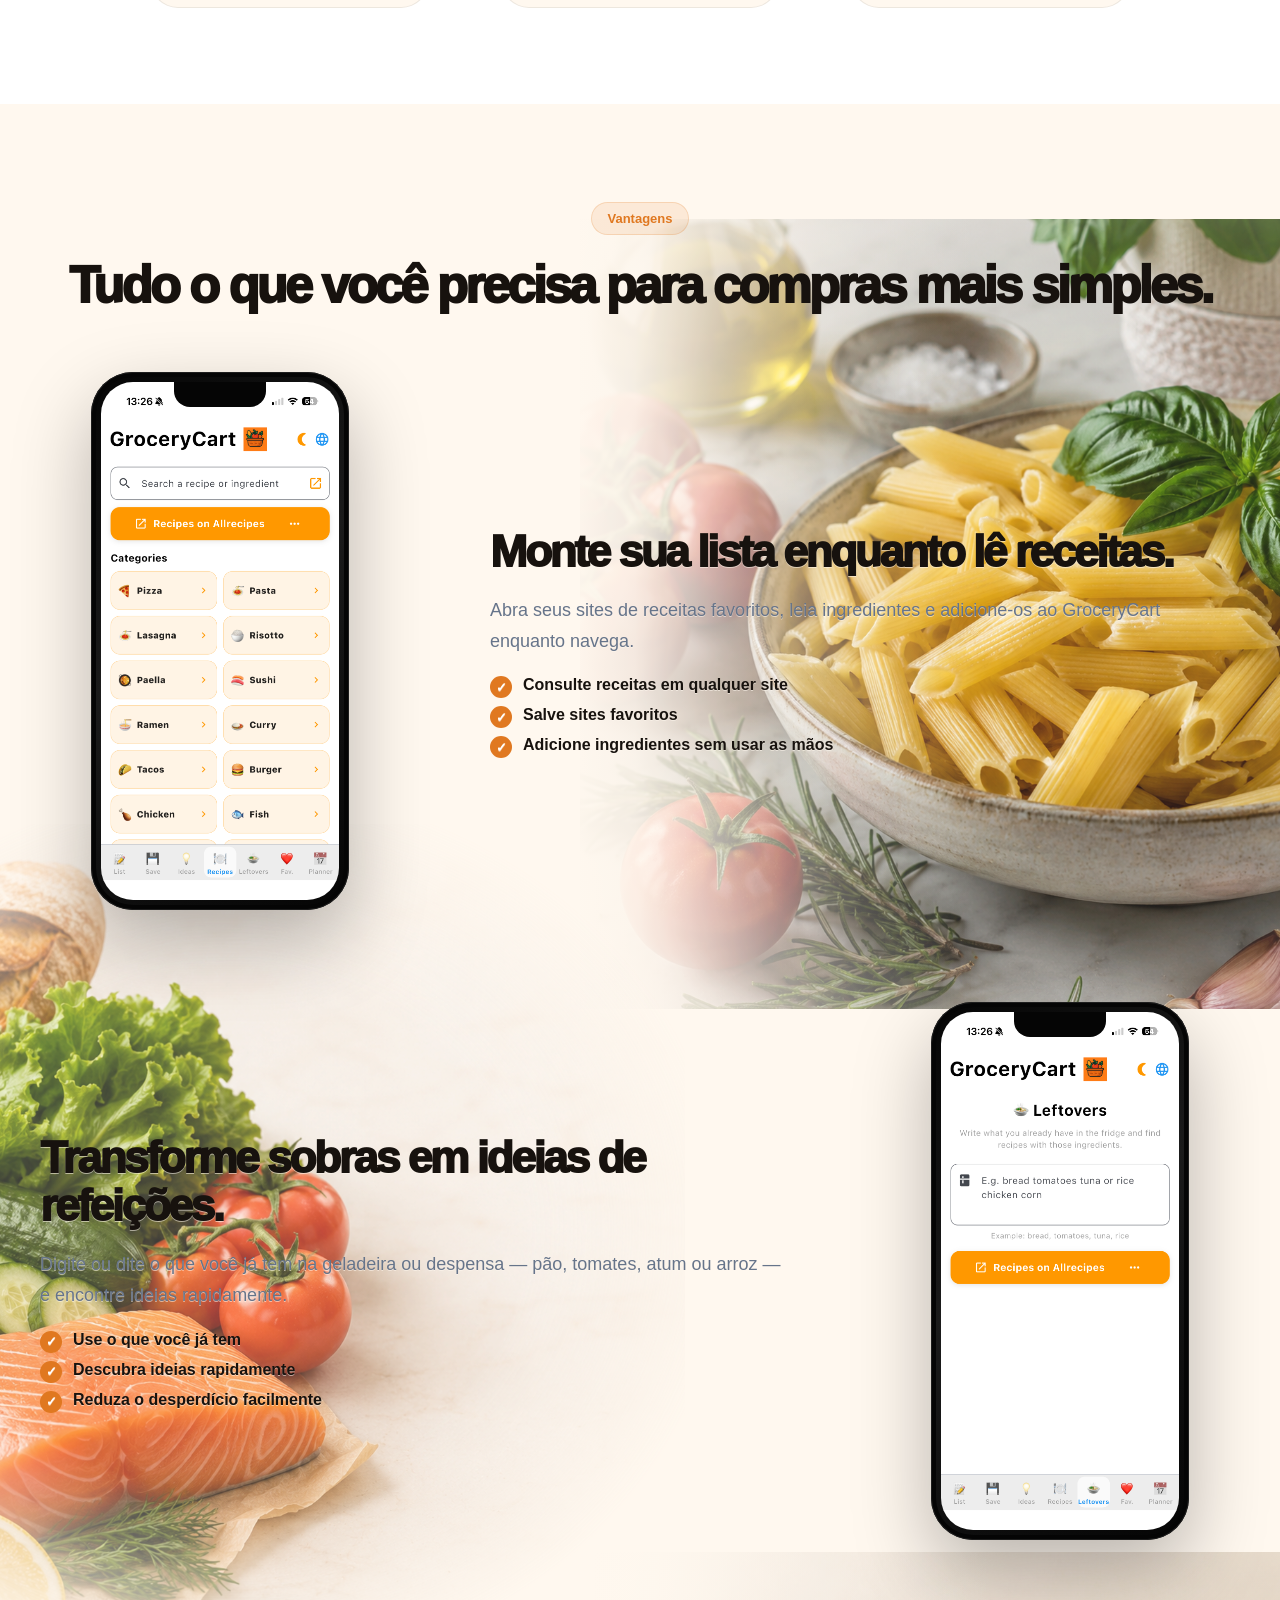
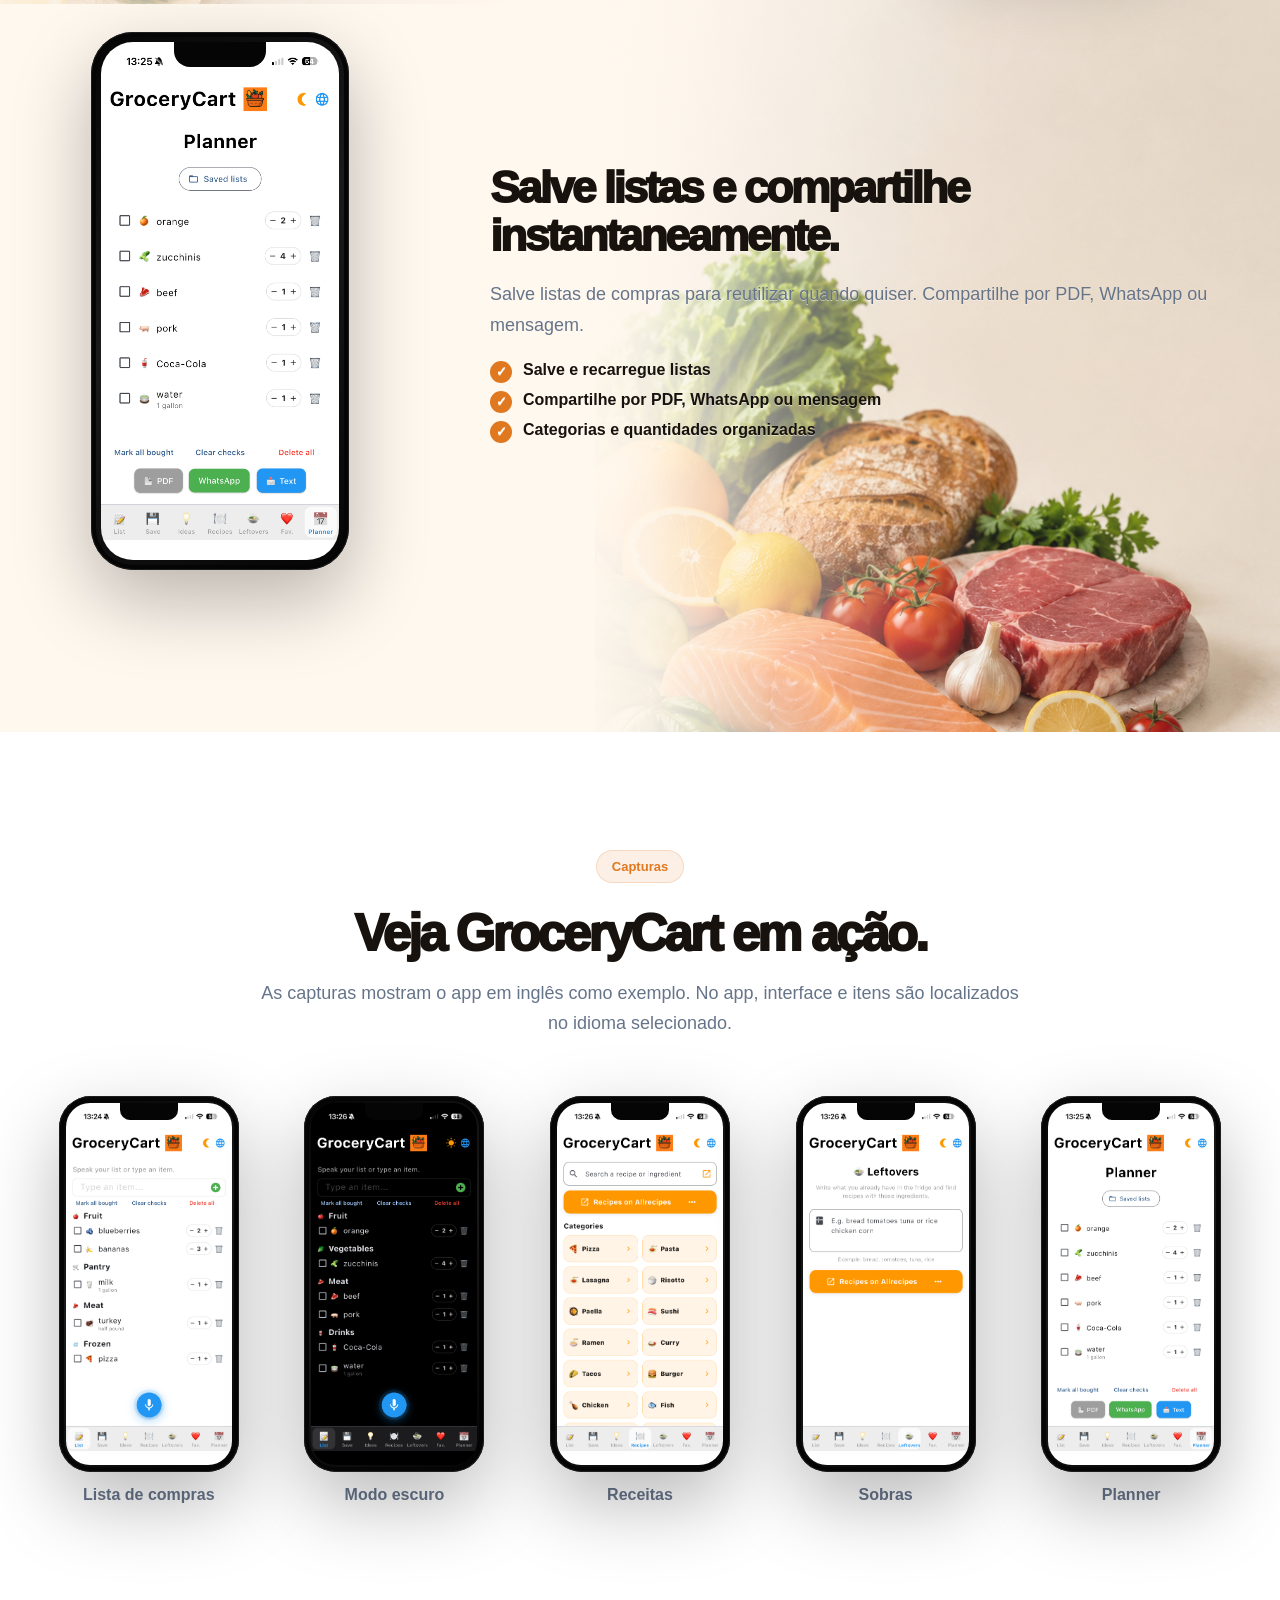
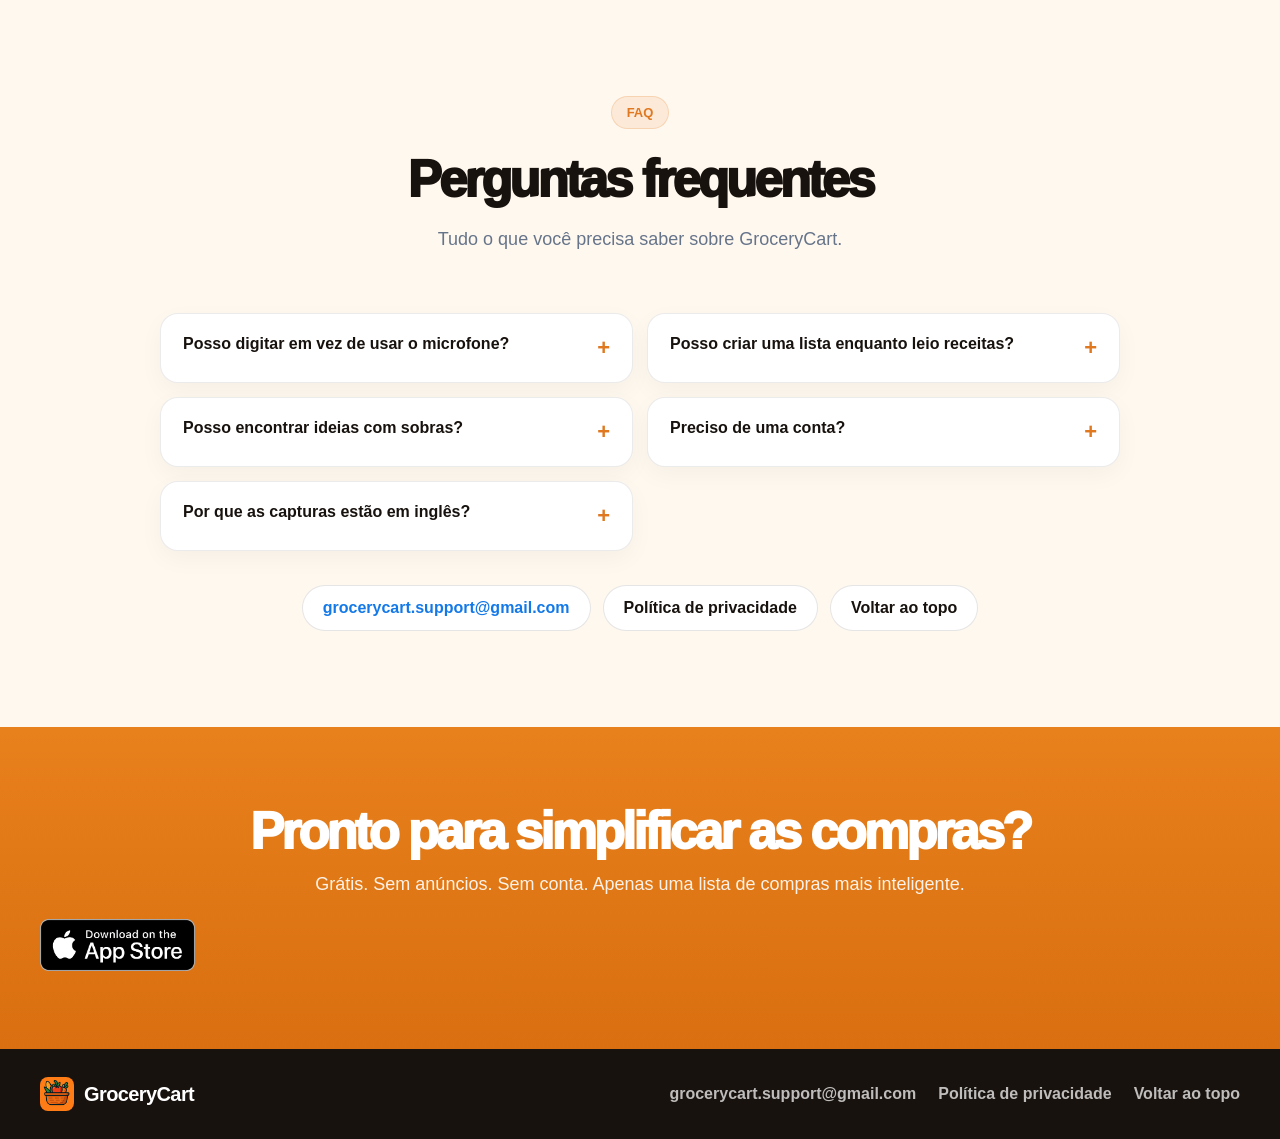
<file: pt.html>
<!DOCTYPE html>
<html lang="pt">
<head>
  <meta charset="UTF-8" />
  <meta name="viewport" content="width=device-width, initial-scale=1.0" />
  <title>GroceryCart – Lista de compras por voz para iPhone</title>
  <meta name="description" content="GroceryCart ajuda você a criar listas de compras com voz, teclado, receitas, sobras e planner." />
  <link rel="stylesheet" href="styles.css" />
</head>
<body>
<header class="site-header" id="top">
  <div class="wrap nav">
    <a class="brand" href="pt.html">
      <img src="logo-grocerycart.png" alt="" />
      <span>GroceryCart</span>
    </a>
    <nav class="nav-links" aria-label="Navigation">
      <a href="#features">Vantagens</a>
      <a href="#how">Como funciona</a>
      <a href="#screenshots">Capturas</a>
      <a href="#faq">FAQ</a>
    </nav>
    <div class="nav-actions">
      <label class="language">
        <span>🌐</span>
        <select onchange="if(this.value) window.location.href=this.value" aria-label="Language">
          <option value="index.html">English</option>
<option value="it.html">Italiano</option>
<option value="fr.html">Français</option>
<option value="es.html">Español</option>
<option value="pt.html" selected>Português</option>
<option value="de.html">Deutsch</option>
        </select>
      </label>
      <a class="store-badge store-badge--nav" href="https://apps.apple.com/us/app/grocery-cart-list/id6748470600" target="_blank" rel="noopener" aria-label="Download Grocery Cart List on the App Store">
        <img src="app-store-badge.png" alt="Download on the App Store" />
      </a>
    </div>
  </div>
</header>

<main>
  <section class="hero">
    <div class="food-layer food-layer--hero"></div>
    <div class="wrap hero-grid">
      <div class="hero-copy">
        <p class="tag">Lista de compras por voz para iPhone</p>
        <h1>Sua lista de compras, <span>falada ou digitada.</span></h1>
        <p class="lead">GroceryCart ajuda você a criar sua lista rapidamente. Fale naturalmente com o microfone ou digite manualmente quando quiser.</p>
        <div class="pills">
          <span><img class="mic-icon mic-icon--pill" src="mic-red.svg" alt="" />Voz primeiro</span>
          <span>⌨️ Digite quando quiser</span>
          <span>🚫 Sem anúncios</span>
          <span>👤 Sem conta</span>
          <span>💳 Sem assinatura</span>
        </div>
        <a class="store-badge store-badge--hero" href="https://apps.apple.com/us/app/grocery-cart-list/id6748470600" target="_blank" rel="noopener" aria-label="Download Grocery Cart List on the App Store">
        <img src="app-store-badge.png" alt="Download on the App Store" />
      </a>
        <p class="note">As capturas mostram o app em inglês como exemplo. No app, interface e itens são localizados no idioma selecionado.</p>
      </div>
      <div class="hero-phones">
        <div class="iphone iphone--back">
          <div class="screen"><img src="screen-list-dark.png" alt="GroceryCart dark mode" /></div>
        </div>
        <div class="iphone iphone--front">
          <div class="screen"><img src="screen-list-light.png" alt="GroceryCart list" /></div>
        </div>
      </div>
    </div>
  </section>

  <section class="how" id="how">
    <div class="wrap narrow">
      <header class="section-head">
        <p class="tag tag--center">Como funciona</p>
        <h2>Diga como você diria na vida real.</h2>
        <p>Diga algo como “Preciso de quatro bananas e duas laranjas”. GroceryCart entende e transforma suas palavras em uma lista organizada.</p>
      </header>
      <div class="steps">
        <article class="step">
          <div class="step-icon mic"><img class="mic-icon mic-icon--step" src="mic-red.svg" alt="" /></div>
          <h3>1. Voz primeiro</h3>
          <p>Toque no microfone e fale naturalmente. GroceryCart transforma suas palavras em itens.</p>
        </article>
        <span class="arrow">→</span>
        <article class="step">
          <div class="step-icon">⌨️</div>
          <h3>2. Digite quando quiser</h3>
          <p>Prefere digitar? Adicione produtos manualmente pela barra de entrada.</p>
        </article>
        <span class="arrow">→</span>
        <article class="step">
          <div class="step-icon">📤</div>
          <h3>3. Compartilhe em qualquer lugar</h3>
          <p>Exporte em PDF, envie pelo WhatsApp, compartilhe por mensagem ou salve a lista.</p>
        </article>
      </div>
    </div>
  </section>

  <section class="features" id="features">
    <div class="food-layer food-layer--recipes"></div>
    <div class="food-layer food-layer--leftovers"></div>
    <div class="food-layer food-layer--planner"></div>
    <div class="wrap">
      <header class="section-head">
        <p class="tag tag--center">Vantagens</p>
        <h2>Tudo o que você precisa para compras mais simples.</h2>
      </header>

      <article class="feature">
        <div class="phone-side">
          <div class="iphone"><div class="screen"><img src="screen-recipes.png" alt="Recipes" /></div></div>
        </div>
        <div class="copy-side">
          <h3>Monte sua lista enquanto lê receitas.</h3>
          <p>Abra seus sites de receitas favoritos, leia ingredientes e adicione-os ao GroceryCart enquanto navega.</p>
          <ul>
            <li>Consulte receitas em qualquer site</li>
            <li>Salve sites favoritos</li>
            <li>Adicione ingredientes sem usar as mãos</li>
          </ul>
        </div>
      </article>

      <article class="feature feature--reverse">
        <div class="copy-side">
          <h3>Transforme sobras em ideias de refeições.</h3>
          <p>Digite ou dite o que você já tem na geladeira ou despensa — pão, tomates, atum ou arroz — e encontre ideias rapidamente.</p>
          <ul>
            <li>Use o que você já tem</li>
            <li>Descubra ideias rapidamente</li>
            <li>Reduza o desperdício facilmente</li>
          </ul>
        </div>
        <div class="phone-side">
          <div class="iphone"><div class="screen"><img src="screen-leftovers.png" alt="Leftovers" /></div></div>
        </div>
      </article>

      <article class="feature">
        <div class="phone-side">
          <div class="iphone"><div class="screen"><img src="screen-planner.png" alt="Planner" /></div></div>
        </div>
        <div class="copy-side">
          <h3>Salve listas e compartilhe instantaneamente.</h3>
          <p>Salve listas de compras para reutilizar quando quiser. Compartilhe por PDF, WhatsApp ou mensagem.</p>
          <ul>
            <li>Salve e recarregue listas</li>
            <li>Compartilhe por PDF, WhatsApp ou mensagem</li>
            <li>Categorias e quantidades organizadas</li>
          </ul>
        </div>
      </article>
    </div>
  </section>

  <section class="screenshots" id="screenshots">
    <div class="wrap">
      <header class="section-head">
        <p class="tag tag--center">Capturas</p>
        <h2>Veja GroceryCart em ação.</h2>
        <p>As capturas mostram o app em inglês como exemplo. No app, interface e itens são localizados no idioma selecionado.</p>
      </header>
      <div class="gallery">
        <figure><div class="iphone iphone--small"><div class="screen"><img src="screen-list-light.png" alt="" /></div></div><figcaption>Lista de compras</figcaption></figure>
        <figure><div class="iphone iphone--small"><div class="screen"><img src="screen-list-dark.png" alt="" /></div></div><figcaption>Modo escuro</figcaption></figure>
        <figure><div class="iphone iphone--small"><div class="screen"><img src="screen-recipes.png" alt="" /></div></div><figcaption>Receitas</figcaption></figure>
        <figure><div class="iphone iphone--small"><div class="screen"><img src="screen-leftovers.png" alt="" /></div></div><figcaption>Sobras</figcaption></figure>
        <figure><div class="iphone iphone--small"><div class="screen"><img src="screen-planner.png" alt="" /></div></div><figcaption>Planner</figcaption></figure>
      </div>
    </div>
  </section>

  <section class="faq" id="faq">
    <div class="wrap faq-wrap">
      <header class="section-head">
        <p class="tag tag--center">FAQ</p>
        <h2>Perguntas frequentes</h2>
        <p>Tudo o que você precisa saber sobre GroceryCart.</p>
      </header>
      <div class="faq-list">
        <details><summary>Posso digitar em vez de usar o microfone?<span>+</span></summary><p>Sim. GroceryCart prioriza a voz, mas você também pode digitar manualmente.</p></details>
        <details><summary>Posso criar uma lista enquanto leio receitas?<span>+</span></summary><p>Sim. Você pode consultar sites de receitas e adicionar ingredientes à lista.</p></details>
        <details><summary>Posso encontrar ideias com sobras?<span>+</span></summary><p>Sim. Insira o que você já tem e GroceryCart ajuda a encontrar ideias.</p></details>
        <details><summary>Preciso de uma conta?<span>+</span></summary><p>Não. GroceryCart não exige conta para os principais recursos.</p></details>
        <details><summary>Por que as capturas estão em inglês?<span>+</span></summary><p>São exemplos. No app, interface e itens são localizados no idioma selecionado.</p></details>
      </div>
      <div class="support">
        <a href="mailto:grocerycart.support@gmail.com">grocerycart.support@gmail.com</a>
        <a href="privacy.html">Política de privacidade</a>
        <a href="#top">Voltar ao topo</a>
      </div>
    </div>
  </section>

  <section class="final-cta">
    <div class="food-layer food-layer--final"></div>
    <div class="wrap">
      <h2>Pronto para simplificar as compras?</h2>
      <p>Grátis. Sem anúncios. Sem conta. Apenas uma lista de compras mais inteligente.</p>
      <a class="store-badge store-badge--final" href="https://apps.apple.com/us/app/grocery-cart-list/id6748470600" target="_blank" rel="noopener" aria-label="Download Grocery Cart List on the App Store">
        <img src="app-store-badge.png" alt="Download on the App Store" />
      </a>
    </div>
  </section>
</main>

<footer class="footer">
  <div class="wrap footer-inner">
    <a class="footer-brand" href="#top"><img src="logo-grocerycart.png" alt="" /><span>GroceryCart</span></a>
    <div class="footer-links">
      <span>grocerycart.support@gmail.com</span>
      <a href="privacy.html">Política de privacidade</a>
      <a href="#top">Voltar ao topo</a>
    </div>
  </div>
</footer>
</body>
</html>
</file>
<file: styles.css>
*{box-sizing:border-box}html{scroll-behavior:smooth}body{margin:0;background:#fff8ef;color:#17120e;font-family:-apple-system,BlinkMacSystemFont,"SF Pro Display","Segoe UI",sans-serif;-webkit-font-smoothing:antialiased}img{display:block;max-width:100%}a{text-decoration:none;color:inherit}button{font:inherit}.wrap{width:min(1200px,calc(100% - 56px));margin-inline:auto}.site-header{position:sticky;top:0;z-index:100;background:rgba(255,248,239,.9);backdrop-filter:blur(18px);border-bottom:1px solid rgba(0,0,0,.08)}.nav{min-height:66px;display:flex;align-items:center;gap:26px}.brand,.footer-brand{display:flex;align-items:center;gap:10px;font-weight:900;font-size:20px;letter-spacing:-.03em}.brand img,.footer-brand img{width:34px;height:34px;border-radius:8px}.nav-links{display:flex;gap:30px;margin-left:auto}.nav-links a{font-size:14px;font-weight:750;color:#66748a}.nav-actions{display:flex;align-items:center;gap:12px}.language{height:40px;display:flex;align-items:center;gap:8px;padding:0 12px;border:1px solid rgba(0,0,0,.1);border-radius:999px;background:#fff}.language select{border:0;background:transparent;outline:0;font-weight:800;color:#17120e}.store-badge{border:0;background:transparent;padding:0;cursor:default}.store-badge img{height:52px;width:auto}.store-badge--nav img{height:38px}.store-badge--hero img{height:58px}.hero{position:relative;overflow:hidden;min-height:760px;background:#fff8ef}.food-layer{position:absolute;inset:auto;z-index:0;pointer-events:none;background-repeat:no-repeat;background-size:cover}.food-layer--hero{inset:0;background-image:linear-gradient(90deg,rgba(255,248,239,.99) 0%,rgba(255,248,239,.95) 40%,rgba(255,248,239,.66) 63%,rgba(255,248,239,.18) 100%),url("food-hero.png");background-position:center right}.hero-grid{position:relative;z-index:2;min-height:760px;display:grid;grid-template-columns:minmax(0,1fr) 520px;align-items:center;gap:70px;padding:80px 0}.tag{display:inline-flex;align-items:center;gap:8px;background:rgba(224,120,32,.11);border:1px solid rgba(224,120,32,.20);color:#e07820;border-radius:999px;padding:8px 15px;font-weight:900;font-size:13px;margin:0 0 24px}.tag--center{margin-inline:auto}.hero h1,.section-head h2,.copy-side h3,.final-cta h2{margin:0;font-weight:950;letter-spacing:-.06em}.hero h1{font-size:clamp(48px,5.5vw,76px);line-height:1.02}.hero h1 span{color:#e07820}.lead{max-width:620px;color:#5d6b80;font-size:20px;line-height:1.65;margin:24px 0}.pills{display:flex;flex-wrap:wrap;gap:10px;max-width:650px}.pills span{background:#fff;border:1px solid rgba(0,0,0,.1);border-radius:999px;padding:9px 15px;font-weight:800;box-shadow:0 4px 14px rgba(0,0,0,.05)}.store-badge--hero{margin-top:22px}.note{margin:18px 0 0;max-width:600px;color:#5d6b80;font-size:14px;line-height:1.55}.hero-phones{position:relative;min-height:560px}.iphone{position:relative;width:280px;padding:10px;border-radius:42px;background:linear-gradient(145deg,#050505,#1b1b1b 45%,#050505);box-shadow:0 30px 78px rgba(0,0,0,.28),inset 0 0 0 1px rgba(255,255,255,.1),inset 0 0 0 5px #050505}.iphone:before{content:"";position:absolute;z-index:3;left:50%;top:10px;transform:translateX(-50%);width:92px;height:25px;border-radius:0 0 16px 16px;background:#050505}.screen{overflow:hidden;border-radius:32px;background:#fff}.screen img{width:100%}.iphone--front{position:absolute;left:22px;top:96px;z-index:3;transform:rotate(-2deg)}.iphone--back{position:absolute;right:10px;top:70px;z-index:2;transform:rotate(7deg);opacity:.97}.how,.screenshots{position:relative;background:#fff;padding:96px 0}.narrow{max-width:980px}.section-head{text-align:center;margin-bottom:58px}.section-head h2{font-size:clamp(36px,4vw,56px);line-height:1.06}.section-head p:not(.tag){max-width:760px;margin:18px auto 0;color:#66748a;font-size:18px;line-height:1.65}.steps{display:grid;grid-template-columns:1fr auto 1fr auto 1fr;gap:24px;align-items:center}.step{min-height:250px;text-align:center;background:#fff8ef;border:1px solid rgba(0,0,0,.07);border-radius:28px;padding:34px 28px}.step-icon{width:70px;height:70px;display:grid;place-items:center;margin:0 auto 18px;background:#fff;border:1px solid rgba(0,0,0,.1);border-radius:22px;box-shadow:0 8px 24px rgba(0,0,0,.06);font-size:30px}.step-icon.mic{color:#e4372c}.step h3{margin:0 0 12px;font-size:22px;letter-spacing:-.03em}.step p{margin:0;color:#66748a;line-height:1.6}.arrow{font-size:24px;font-weight:900;color:#e07820}.features{position:relative;overflow:hidden;background:#fff8ef;padding:98px 0 70px}.food-layer--recipes{right:-90px;top:190px;width:580px;height:580px;background-image:radial-gradient(circle,rgba(255,248,239,0) 0,rgba(255,248,239,.18) 60%,rgba(255,248,239,.92) 100%),url("food-recipes.png");opacity:.72}.food-layer--leftovers{left:-105px;top:850px;width:560px;height:560px;background-image:radial-gradient(circle,rgba(255,248,239,0) 0,rgba(255,248,239,.18) 60%,rgba(255,248,239,.92) 100%),url("food-leftovers.png");opacity:.70}.food-layer--planner{right:-100px;bottom:70px;width:570px;height:570px;background-image:radial-gradient(circle,rgba(255,248,239,0) 0,rgba(255,248,239,.16) 60%,rgba(255,248,239,.92) 100%),url("food-planner.png");opacity:.72}.features .wrap,.final-cta .wrap{position:relative;z-index:2}.feature{display:grid;grid-template-columns:360px minmax(0,1fr);gap:90px;align-items:center;margin-bottom:92px;position:relative;z-index:2}.feature--reverse{grid-template-columns:minmax(0,1fr) 360px}.phone-side{display:flex;justify-content:center}.phone-side .iphone{width:258px}.copy-side h3{font-size:clamp(32px,3.5vw,46px);line-height:1.08}.copy-side p{color:#66748a;font-size:18px;line-height:1.7;margin:20px 0}.copy-side ul{list-style:none;padding:0;margin:0;display:grid;gap:12px}.copy-side li{position:relative;padding-left:33px;font-weight:800}.copy-side li:before{content:"✓";position:absolute;left:0;top:0;width:22px;height:22px;border-radius:50%;display:grid;place-items:center;background:#e07820;color:#fff;font-size:13px}.gallery{display:grid;grid-template-columns:repeat(5,1fr);gap:28px;align-items:end}.gallery figure{margin:0;text-align:center}.iphone--small{width:180px;margin-inline:auto;padding:7px;border-radius:32px}.iphone--small:before{width:58px;height:17px;top:7px;border-radius:0 0 10px 10px}.iphone--small .screen{border-radius:24px}.gallery figcaption{margin-top:14px;font-weight:850;color:#66748a}.faq{background:#fff8ef;padding:96px 0}.faq-wrap{max-width:960px}.faq-list{display:grid;grid-template-columns:1fr 1fr;gap:14px}.faq-list details{background:#fff;border:1px solid rgba(0,0,0,.08);border-radius:18px;box-shadow:0 8px 24px rgba(0,0,0,.04);overflow:hidden}.faq-list summary{list-style:none;cursor:pointer;display:flex;justify-content:space-between;gap:16px;padding:21px 22px;font-weight:850}.faq-list summary::-webkit-details-marker{display:none}.faq-list summary span{color:#e07820;font-size:22px}.faq-list p{margin:0;padding:0 22px 21px;color:#66748a;line-height:1.6}.support{display:flex;justify-content:center;gap:12px;flex-wrap:wrap;margin-top:34px}.support a{height:46px;display:inline-flex;align-items:center;padding:0 20px;border-radius:999px;background:#fff;border:1px solid rgba(0,0,0,.1);font-weight:850;color:#1479e8}.support a:nth-child(n+2){color:#17120e}.final-cta{position:relative;overflow:hidden;background:linear-gradient(180deg,#e8801c,#d96f10);color:#fff;text-align:center;padding:78px 0}.food-layer--final{right:-90px;bottom:-125px;width:500px;height:500px;background-image:radial-gradient(circle,rgba(232,128,28,0) 0,rgba(232,128,28,.20) 58%,rgba(232,128,28,.92) 100%),url("food-final.png");opacity:.45}.final-cta h2{font-size:clamp(36px,4vw,56px);line-height:1.05}.final-cta p{font-size:18px;margin:16px auto 24px;opacity:.90}.footer{background:#17120e;color:rgba(255,255,255,.72);padding:28px 0}.footer-inner{display:flex;justify-content:space-between;align-items:center;gap:20px;flex-wrap:wrap}.footer-brand{color:#fff}.footer-links{display:flex;gap:22px;flex-wrap:wrap;font-weight:750}@media(max-width:1050px){.nav{height:auto;min-height:66px;padding:12px 0;flex-wrap:wrap}.nav-links{order:3;width:100%;margin-left:0;justify-content:center}.hero-grid{grid-template-columns:1fr;text-align:center}.hero-copy{display:flex;flex-direction:column;align-items:center}.hero-phones{width:min(520px,100%);margin:0 auto}.steps{grid-template-columns:1fr}.arrow{transform:rotate(90deg);justify-self:center}.feature,.feature--reverse{grid-template-columns:1fr;text-align:center;gap:36px}.feature--reverse .copy-side{order:2}.feature--reverse .phone-side{order:1}.copy-side ul{max-width:560px;margin-inline:auto;text-align:left}.gallery{grid-template-columns:repeat(2,1fr)}.faq-list{grid-template-columns:1fr}}@media(max-width:640px){.wrap{width:min(100% - 28px,1200px)}.nav-actions{width:100%;justify-content:center}.store-badge--nav{display:none}.nav-links{gap:18px}.hero-grid{padding:58px 0 30px}.hero h1{font-size:46px}.hero-phones{min-height:455px}.iphone--front{width:215px;left:50%;margin-left:-126px;top:110px}.iphone--back{width:190px;right:50%;margin-right:-142px;top:98px}.food-layer--hero{opacity:.28}.food-layer--recipes,.food-layer--leftovers,.food-layer--planner,.food-layer--final{opacity:.13;width:420px;height:420px}.gallery{grid-template-columns:1fr}.footer-inner{justify-content:center;text-align:center}.footer-links{justify-content:center}}

/* =========================================================
   FOOD VISIBILITY FIX V2
   Bigger, clearer food imagery, especially in the hero.
   Keeps the same 6-page structure and same HTML.
   ========================================================= */

/* Hero: make food clearly visible, not hidden */
.food-layer--hero {
  background-image:
    linear-gradient(90deg,
      rgba(255,248,239,.98) 0%,
      rgba(255,248,239,.92) 34%,
      rgba(255,248,239,.54) 56%,
      rgba(255,248,239,.10) 82%,
      rgba(255,248,239,0) 100%),
    url("food-hero.png") !important;
  background-position: center right !important;
  background-size: cover !important;
  opacity: 1 !important;
}

/* Add visible food presence behind/around the phone area without covering phones */
.hero:before {
  content: "";
  position: absolute;
  right: -120px;
  bottom: -120px;
  width: 640px;
  height: 640px;
  background: url("food-final.png") center/cover no-repeat;
  opacity: .72;
  z-index: 1;
  pointer-events: none;
  -webkit-mask-image: radial-gradient(circle at 55% 55%, #000 0%, #000 55%, transparent 82%);
  mask-image: radial-gradient(circle at 55% 55%, #000 0%, #000 55%, transparent 82%);
}

.hero-copy,
.hero-phones {
  position: relative;
  z-index: 3;
}

/* Recipes: pasta must be readable and large */
.food-layer--recipes {
  right: -40px !important;
  top: 105px !important;
  width: 760px !important;
  height: 760px !important;
  background-image:
    radial-gradient(circle at 50% 50%, rgba(255,248,239,0) 0%, rgba(255,248,239,.03) 52%, rgba(255,248,239,.68) 83%, rgba(255,248,239,.95) 100%),
    url("food-recipes.png") !important;
  background-position: center center !important;
  background-size: cover !important;
  opacity: .95 !important;
}

/* Leftovers: salmon/ingredients visible */
.food-layer--leftovers {
  left: -45px !important;
  top: 735px !important;
  width: 760px !important;
  height: 760px !important;
  background-image:
    radial-gradient(circle at 50% 50%, rgba(255,248,239,0) 0%, rgba(255,248,239,.04) 52%, rgba(255,248,239,.68) 83%, rgba(255,248,239,.95) 100%),
    url("food-leftovers.png") !important;
  background-position: center center !important;
  background-size: cover !important;
  opacity: .92 !important;
}

/* Planner: grocery bag and ingredients visible */
.food-layer--planner {
  right: -50px !important;
  bottom: -20px !important;
  width: 780px !important;
  height: 780px !important;
  background-image:
    radial-gradient(circle at 50% 50%, rgba(255,248,239,0) 0%, rgba(255,248,239,.04) 55%, rgba(255,248,239,.68) 84%, rgba(255,248,239,.95) 100%),
    url("food-planner.png") !important;
  background-position: center center !important;
  background-size: cover !important;
  opacity: .92 !important;
}

/* Give text a little protection only where food is strong */
.copy-side {
  position: relative;
  z-index: 4;
}

.copy-side:before {
  content: "";
  position: absolute;
  inset: -22px -28px;
  background: rgba(255,248,239,.72);
  border-radius: 28px;
  filter: blur(10px);
  z-index: -1;
}

/* Keep phones above food */
.phone-side,
.hero-phones,
.gallery {
  position: relative;
  z-index: 5;
}

/* CTA: visible food, no white bars */
.final-cta .food-layer--final,
.food-layer--final {
  right: -70px !important;
  bottom: -110px !important;
  width: 620px !important;
  height: 620px !important;
  background-image:
    radial-gradient(circle at 50% 50%, rgba(232,128,28,0) 0%, rgba(232,128,28,.04) 55%, rgba(232,128,28,.45) 82%, rgba(232,128,28,.90) 100%),
    url("food-final.png") !important;
  background-size: cover !important;
  background-position: center center !important;
  opacity: .75 !important;
}

@media(max-width:1050px) {
  .hero:before {
    opacity: .28;
  }
  .food-layer--recipes,
  .food-layer--leftovers,
  .food-layer--planner {
    opacity: .28 !important;
  }
  .copy-side:before {
    background: rgba(255,248,239,.86);
  }
}

@media(max-width:640px) {
  .hero:before {
    display:none;
  }
  .food-layer--hero {
    opacity: .35 !important;
  }
}


/* =========================================================
   V3 CLEAN FIX — no pasted-photo rectangles, cleaner hero,
   centered pills/App Store, orange CTA clean.
   ========================================================= */

/* Hero title: keep “detta o scritta” after the comma when possible */
.hero h1 {
  max-width: 760px !important;
  font-size: clamp(46px, 4.9vw, 68px) !important;
  line-height: 1.02 !important;
}

/* Better alignment of hero pills and App Store badge */
.hero-copy {
  max-width: 760px;
}

.pills {
  justify-content: center !important;
  margin-left: 0 !important;
}

.store-badge--hero {
  display: flex !important;
  justify-content: center !important;
  width: min(650px, 100%) !important;
  margin-top: 24px !important;
}

.note {
  max-width: 650px !important;
}

/* Keep hero composition balanced on desktop */
.hero-grid {
  grid-template-columns: minmax(0, 1fr) 520px !important;
}

/* Base for photo layers: real food must blend, never appear as rectangular blocks */
.food-layer {
  background-repeat: no-repeat !important;
  pointer-events: none !important;
}

/* Hero food: full-section background, blended under the cream, no hard vertical rectangle */
.food-layer--hero {
  inset: 0 !important;
  background-image:
    linear-gradient(90deg,
      rgba(255,248,239,.99) 0%,
      rgba(255,248,239,.94) 36%,
      rgba(255,248,239,.68) 58%,
      rgba(255,248,239,.28) 78%,
      rgba(255,248,239,.06) 100%),
    url("food-hero.png") !important;
  background-size: cover !important;
  background-position: center right !important;
  opacity: 1 !important;
  -webkit-mask-image: none !important;
  mask-image: none !important;
}

/* Remove extra hero pseudo food if previous version added it */
.hero:before {
  display: none !important;
}

/* Recipes food: large and visible, but feathered at every edge */
.food-layer--recipes {
  right: -90px !important;
  top: 115px !important;
  width: 790px !important;
  height: 790px !important;
  background-image: url("food-recipes.png") !important;
  background-size: cover !important;
  background-position: center center !important;
  opacity: .80 !important;
  -webkit-mask-image:
    radial-gradient(ellipse at 60% 50%, #000 0%, #000 46%, rgba(0,0,0,.72) 58%, transparent 78%) !important;
  mask-image:
    radial-gradient(ellipse at 60% 50%, #000 0%, #000 46%, rgba(0,0,0,.72) 58%, transparent 78%) !important;
}

/* Leftovers food: visible but not boxed */
.food-layer--leftovers {
  left: -95px !important;
  top: 720px !important;
  width: 780px !important;
  height: 780px !important;
  background-image: url("food-leftovers.png") !important;
  background-size: cover !important;
  background-position: center center !important;
  opacity: .76 !important;
  -webkit-mask-image:
    radial-gradient(ellipse at 42% 52%, #000 0%, #000 46%, rgba(0,0,0,.72) 58%, transparent 78%) !important;
  mask-image:
    radial-gradient(ellipse at 42% 52%, #000 0%, #000 46%, rgba(0,0,0,.72) 58%, transparent 78%) !important;
}

/* Planner food: visible but softly merged */
.food-layer--planner {
  right: -115px !important;
  bottom: -20px !important;
  width: 800px !important;
  height: 800px !important;
  background-image: url("food-planner.png") !important;
  background-size: cover !important;
  background-position: center center !important;
  opacity: .78 !important;
  -webkit-mask-image:
    radial-gradient(ellipse at 60% 58%, #000 0%, #000 45%, rgba(0,0,0,.70) 58%, transparent 79%) !important;
  mask-image:
    radial-gradient(ellipse at 60% 58%, #000 0%, #000 45%, rgba(0,0,0,.70) 58%, transparent 79%) !important;
}

/* Remove the visible “panel” effect behind copy that created vertical blocks */
.copy-side:before {
  display: none !important;
}

/* Create readability with subtle text shadow only, not boxes */
.copy-side,
.hero-copy {
  text-shadow: 0 1px 0 rgba(255,248,239,.55);
}

/* Keep text and phones above photo layers */
.hero-copy,
.hero-phones,
.copy-side,
.phone-side,
.section-head,
.gallery,
.faq-wrap {
  position: relative;
  z-index: 5 !important;
}

/* Screenshots section: add more breathing room so titles do not get cut by viewport edges */
.screenshots {
  padding-top: 118px !important;
}

/* CTA: user requested clean orange, no pasted side photo */
.final-cta {
  background: linear-gradient(180deg, #e8801c 0%, #d96f10 100%) !important;
}

.final-cta .food-layer,
.food-layer--final,
.final-cta:before,
.final-cta:after {
  display: none !important;
}

/* Slightly improve nav badge alignment */
.store-badge--nav img {
  height: 40px !important;
}

/* Mobile/tablet: reduce photo strength to keep legibility */
@media (max-width: 1050px) {
  .hero-grid {
    grid-template-columns: 1fr !important;
  }

  .hero h1 {
    max-width: 900px !important;
  }

  .food-layer--recipes,
  .food-layer--leftovers,
  .food-layer--planner {
    opacity: .26 !important;
    width: 620px !important;
    height: 620px !important;
  }

  .food-layer--hero {
    opacity: .72 !important;
  }
}

@media (max-width: 640px) {
  .hero h1 {
    font-size: 42px !important;
  }

  .food-layer--hero {
    opacity: .32 !important;
  }

  .food-layer--recipes,
  .food-layer--leftovers,
  .food-layer--planner {
    opacity: .12 !important;
  }
}

/* =========================================================
   SOFT EDGE FADE FIX
   The recipe and planner food photos must melt into the beige
   page background with no hard vertical cut.
   Everything else stays unchanged.
   ========================================================= */

.food-layer--recipes {
  background-image:
    linear-gradient(90deg,
      rgba(255,248,239,1) 0%,
      rgba(255,248,239,.98) 10%,
      rgba(255,248,239,.92) 18%,
      rgba(255,248,239,.74) 28%,
      rgba(255,248,239,.46) 40%,
      rgba(255,248,239,.18) 54%,
      rgba(255,248,239,0) 68%),
    radial-gradient(ellipse at 70% 50%,
      rgba(255,248,239,0) 0%,
      rgba(255,248,239,0) 42%,
      rgba(255,248,239,.12) 62%,
      rgba(255,248,239,.46) 78%,
      rgba(255,248,239,.88) 100%),
    url("food-recipes.png") !important;
  background-size: 100% 100%, 100% 100%, cover !important;
  background-position: left top, left top, center center !important;
  -webkit-mask-image: none !important;
  mask-image: none !important;
}

.food-layer--planner {
  background-image:
    linear-gradient(90deg,
      rgba(255,248,239,1) 0%,
      rgba(255,248,239,.98) 10%,
      rgba(255,248,239,.92) 18%,
      rgba(255,248,239,.74) 28%,
      rgba(255,248,239,.46) 40%,
      rgba(255,248,239,.18) 54%,
      rgba(255,248,239,0) 68%),
    radial-gradient(ellipse at 70% 58%,
      rgba(255,248,239,0) 0%,
      rgba(255,248,239,0) 42%,
      rgba(255,248,239,.12) 62%,
      rgba(255,248,239,.46) 78%,
      rgba(255,248,239,.88) 100%),
    url("food-planner.png") !important;
  background-size: 100% 100%, 100% 100%, cover !important;
  background-position: left top, left top, center center !important;
  -webkit-mask-image: none !important;
  mask-image: none !important;
}

/* =========================================================
   REFINEMENT V2
   - soften the horizontal hero cut so the iPhone bottom fades out
   - keep recipe/planner food softer at the edge but more visible
   ========================================================= */

.hero::after {
  content: "";
  position: absolute;
  left: 0;
  right: 0;
  bottom: 0;
  height: 150px;
  pointer-events: none;
  background: linear-gradient(
    180deg,
    rgba(255,248,239,0) 0%,
    rgba(255,248,239,.18) 22%,
    rgba(255,249,241,.48) 48%,
    rgba(255,252,247,.82) 74%,
    rgba(255,255,255,1) 100%
  );
  z-index: 4;
}

.food-layer--recipes {
  background-image:
    linear-gradient(90deg,
      rgba(255,248,239,.98) 0%,
      rgba(255,248,239,.92) 7%,
      rgba(255,248,239,.74) 14%,
      rgba(255,248,239,.46) 24%,
      rgba(255,248,239,.20) 36%,
      rgba(255,248,239,0) 50%),
    radial-gradient(ellipse at 72% 50%,
      rgba(255,248,239,0) 0%,
      rgba(255,248,239,0) 48%,
      rgba(255,248,239,.10) 66%,
      rgba(255,248,239,.32) 82%,
      rgba(255,248,239,.72) 100%),
    url("food-recipes.png") !important;
  opacity: .90 !important;
}

.food-layer--planner {
  background-image:
    linear-gradient(90deg,
      rgba(255,248,239,.98) 0%,
      rgba(255,248,239,.92) 7%,
      rgba(255,248,239,.74) 14%,
      rgba(255,248,239,.46) 24%,
      rgba(255,248,239,.20) 36%,
      rgba(255,248,239,0) 50%),
    radial-gradient(ellipse at 72% 58%,
      rgba(255,248,239,0) 0%,
      rgba(255,248,239,0) 48%,
      rgba(255,248,239,.10) 66%,
      rgba(255,248,239,.32) 82%,
      rgba(255,248,239,.72) 100%),
    url("food-planner.png") !important;
  opacity: .90 !important;
}

@media (max-width: 1050px) {
  .hero::after {
    height: 110px;
  }
}

@media (max-width: 640px) {
  .hero::after {
    height: 80px;
  }
}

/* =========================================================
   HERO FADE POSITION FIX
   Keep the iPhone fully visible; start the fade underneath it.
   ========================================================= */

.hero::after {
  height: 120px !important;
  z-index: 1 !important;
  background: linear-gradient(
    180deg,
    rgba(255,255,255,0) 0%,
    rgba(255,255,255,.06) 42%,
    rgba(255,255,255,.32) 68%,
    rgba(255,255,255,.72) 86%,
    rgba(255,255,255,1) 100%
  ) !important;
}

.hero-grid,
.hero-copy,
.hero-phones {
  position: relative;
  z-index: 6 !important;
}

@media (max-width: 1050px) {
  .hero::after {
    height: 96px !important;
  }
}

@media (max-width: 640px) {
  .hero::after {
    height: 72px !important;
  }
}

/* =========================================================
   HERO HEIGHT FIX
   The hero section was still too short and clipped the iPhone.
   Keep the phone fully visible, then fade below it.
   ========================================================= */

.hero {
  min-height: 900px !important;
}

.hero-grid {
  min-height: 900px !important;
  padding-bottom: 140px !important;
}

.hero-phones {
  min-height: 680px !important;
}

.hero::after {
  height: 110px !important;
  z-index: 1 !important;
  background: linear-gradient(
    180deg,
    rgba(255,255,255,0) 0%,
    rgba(255,255,255,.05) 40%,
    rgba(255,255,255,.26) 66%,
    rgba(255,255,255,.66) 84%,
    rgba(255,255,255,1) 100%
  ) !important;
}

.hero-grid,
.hero-copy,
.hero-phones {
  position: relative;
  z-index: 6 !important;
}

@media (max-width: 1050px) {
  .hero {
    min-height: auto !important;
  }

  .hero-grid {
    min-height: auto !important;
    padding-bottom: 90px !important;
  }

  .hero-phones {
    min-height: 520px !important;
  }

  .hero::after {
    height: 90px !important;
  }
}

@media (max-width: 640px) {
  .hero-grid {
    padding-bottom: 70px !important;
  }

  .hero-phones {
    min-height: 470px !important;
  }

  .hero::after {
    height: 70px !important;
  }
}

/* =========================================================
   MICROPHONE + HERO FOOD POLISH
   - replace the two generic mic symbols with the red recording mic
   - reveal more food in the hero background while keeping the layout identical
   ========================================================= */

.pills span {
  display: inline-flex !important;
  align-items: center !important;
  gap: 10px !important;
}

.mic-icon {
  display: inline-block;
  flex: 0 0 auto;
}

.mic-icon--pill {
  width: 18px;
  height: 18px;
}

.step-icon.mic {
  font-size: 0 !important;
  color: inherit !important;
}

.mic-icon--step {
  width: 34px;
  height: 34px;
}

.food-layer--hero {
  background-image:
    linear-gradient(90deg,
      rgba(255,248,239,.98) 0%,
      rgba(255,248,239,.92) 24%,
      rgba(255,248,239,.72) 40%,
      rgba(255,248,239,.42) 56%,
      rgba(255,248,239,.15) 72%,
      rgba(255,248,239,0) 100%),
    url("food-hero.png") !important;
  background-position: center right !important;
  background-size: cover !important;
  opacity: 1 !important;
}

@media (max-width: 640px) {
  .mic-icon--pill {
    width: 16px;
    height: 16px;
  }

  .mic-icon--step {
    width: 30px;
    height: 30px;
  }
}

/* =========================================================
   MICROPHONE STYLE UPDATE + STRONGER HERO FOOD
   Match the user's preferred circular recording mic and show more food.
   ========================================================= */

.mic-icon--pill {
  width: 22px !important;
  height: 22px !important;
}

.mic-icon--step {
  width: 44px !important;
  height: 44px !important;
}

.food-layer--hero {
  background-image:
    linear-gradient(90deg,
      rgba(255,248,239,.96) 0%,
      rgba(255,248,239,.84) 18%,
      rgba(255,248,239,.58) 34%,
      rgba(255,248,239,.28) 50%,
      rgba(255,248,239,.10) 66%,
      rgba(255,248,239,0) 100%),
    url("food-hero.png") !important;
  background-position: center right !important;
  background-size: cover !important;
  opacity: 1 !important;
}

@media (max-width: 640px) {
  .mic-icon--pill {
    width: 20px !important;
    height: 20px !important;
  }

  .mic-icon--step {
    width: 40px !important;
    height: 40px !important;
  }
}
</file>
